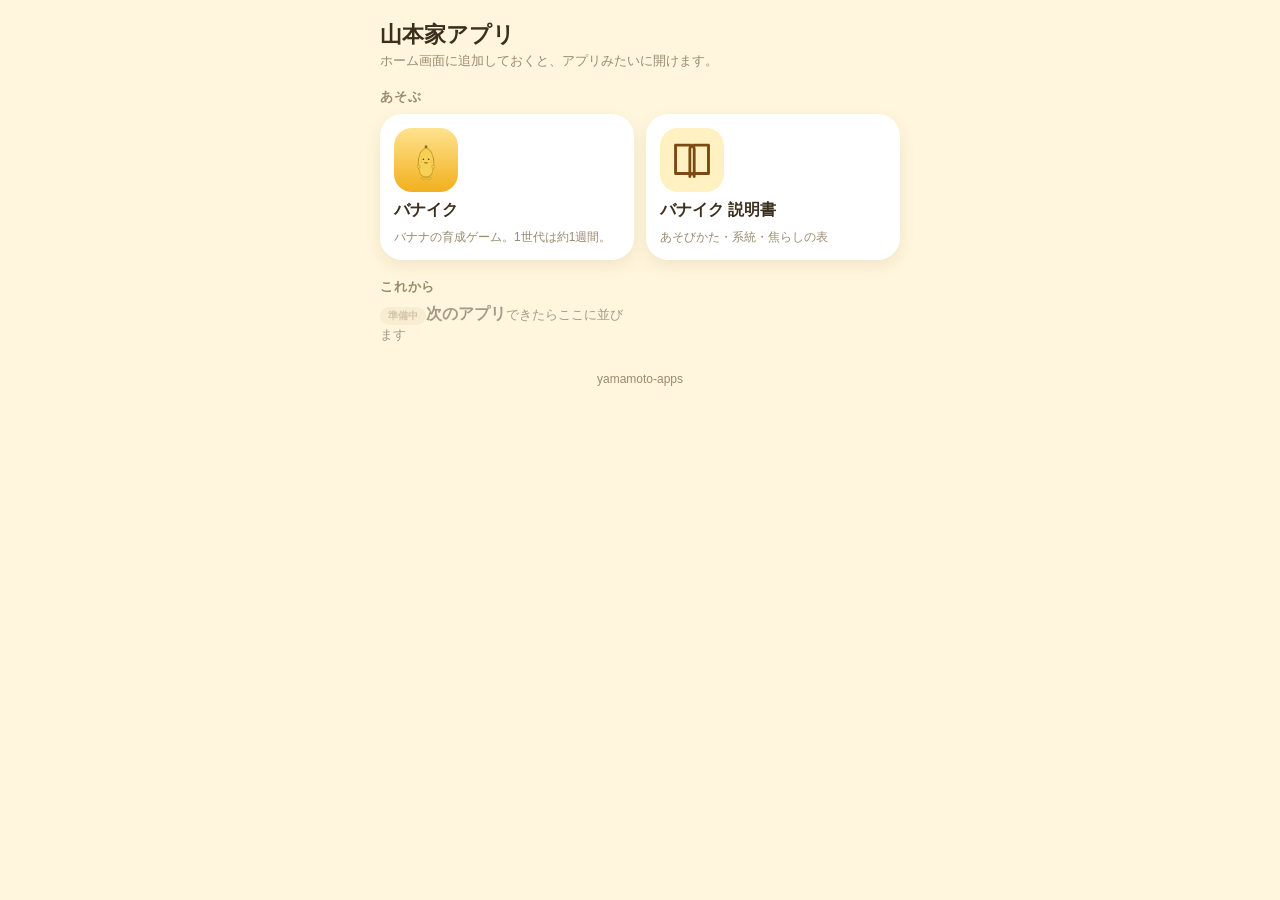
<file: index.html>
<!doctype html>
<html lang="ja">
<head>
<meta charset="utf-8">
<meta name="viewport" content="width=device-width, initial-scale=1, viewport-fit=cover">
<meta name="apple-mobile-web-app-capable" content="yes">
<meta name="apple-mobile-web-app-title" content="山本家アプリ">
<meta name="theme-color" content="#FFF6DD">
<title>山本家アプリ</title>
<link rel="manifest" href="manifest.webmanifest">
<link rel="apple-touch-icon" href="icons/portal-180.png">
<link rel="icon" href="icons/portal-180.png">
<style>
  :root { --bg: #FFF6DD; --card: #fff; --ink: #3B2F1E; --dim: #9A8B6E; --line: #F0E4C2; --accent: #FFC51F; --shadow: 0 6px 16px rgba(120, 90, 20, .10); }
  @media (prefers-color-scheme: dark) { :root { --bg: #221C12; --card: #2F2819; --ink: #F6EDD8; --dim: #AA9D82; --line: #43392A; --shadow: 0 6px 16px rgba(0,0,0,.25); } }
  * { box-sizing: border-box; }
  body { margin: 0; background: var(--bg); color: var(--ink); font-family: "Hiragino Maru Gothic ProN", "Hiragino Sans", -apple-system, sans-serif; padding: calc(20px + env(safe-area-inset-top)) max(16px, env(safe-area-inset-left)) calc(24px + env(safe-area-inset-bottom)) max(16px, env(safe-area-inset-right)); }
  main { max-width: 520px; margin: 0 auto; }
  h1 { font-size: 22px; margin: 0 0 2px; }
  .lead { color: var(--dim); font-size: 13px; margin: 0 0 18px; }
  h2 { font-size: 13px; color: var(--dim); margin: 18px 0 8px; letter-spacing: .06em; }
  .grid { display: grid; grid-template-columns: repeat(2, 1fr); gap: 12px; }
  a.tile { display: flex; flex-direction: column; gap: 8px; background: var(--card); border-radius: 22px; padding: 14px; box-shadow: var(--shadow); text-decoration: none; color: var(--ink); transition: transform .1s; }
  a.tile:active { transform: scale(.97); }
  a.tile img { width: 64px; height: 64px; border-radius: 18px; }
  a.tile b { font-size: 16px; }
  a.tile small { color: var(--dim); font-size: 12px; line-height: 1.4; }
  .soon { opacity: .45; }
  .soon .badge { display: inline-block; font-size: 10px; font-weight: 800; background: var(--line); border-radius: 999px; padding: 2px 8px; color: var(--dim); }
  footer { margin-top: 28px; color: var(--dim); font-size: 12px; text-align: center; }
</style>
</head>
<body>
<main>
  <h1>山本家アプリ</h1>
  <p class="lead">ホーム画面に追加しておくと、アプリみたいに開けます。</p>

  <h2>あそぶ</h2>
  <div class="grid">
    <a class="tile" href="banaiku/"><img src="icons/banaiku-180.png" alt=""><b>バナイク</b><small>バナナの育成ゲーム。1世代は約1週間。</small></a>
    <a class="tile" href="banaiku/manual.html"><img src="icons/book-180.png" alt=""><b>バナイク 説明書</b><small>あそびかた・系統・焦らしの表</small></a>
  </div>

  <h2>これから</h2>
  <div class="grid">
    <div class="tile soon"><span class="badge">準備中</span><b>次のアプリ</b><small>できたらここに並びます</small></div>
  </div>

  <footer>yamamoto-apps</footer>
</main>
<script>if ("serviceWorker" in navigator && location.protocol === "https:") navigator.serviceWorker.register("sw.js").catch(() => {});</script>
</body>
</html>
</file>
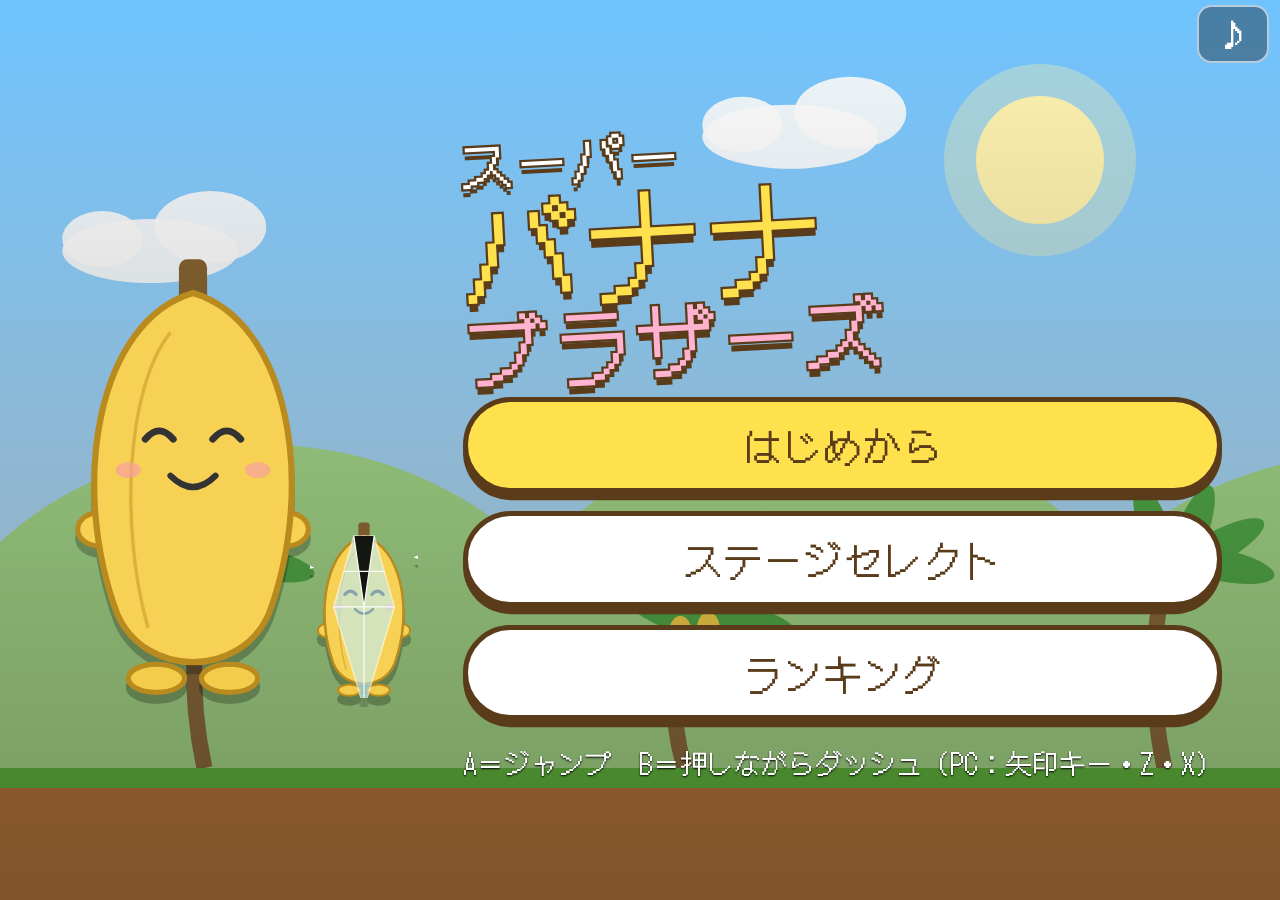
<file: banabura/index.html>
<!doctype html>
<html lang="ja">
<head>
<meta charset="utf-8">
<meta name="viewport" content="width=device-width, initial-scale=1, maximum-scale=1, user-scalable=no, viewport-fit=cover">
<meta name="apple-mobile-web-app-capable" content="yes">
<meta name="mobile-web-app-capable" content="yes">
<meta name="apple-mobile-web-app-status-bar-style" content="black-translucent">
<meta name="apple-mobile-web-app-title" content="バナブラ">
<meta name="theme-color" content="#1B1206">
<meta name="robots" content="noindex, nofollow">
<title>スーパーバナナブラザーズ</title>
<link rel="manifest" href="manifest.webmanifest">
<link rel="apple-touch-icon" href="icons/icon-180.png">
<link rel="icon" href="icons/icon-180.png">
<link rel="preconnect" href="https://fonts.googleapis.com">
<link rel="preconnect" href="https://fonts.gstatic.com" crossorigin>
<link href="https://fonts.googleapis.com/css2?family=DotGothic16&display=swap" rel="stylesheet">
<link rel="stylesheet" href="css/style.css">
</head>
<body data-scene="scrTitle">
<div id="stage">
  <canvas id="cv"></canvas>

  <div id="topbtns">
    <button id="btnSound" aria-label="音のオンオフ">♪</button>
    <button id="btnPause" aria-label="ポーズ">II</button>
  </div>

  <!-- タイトル -->
  <section id="scrTitle" class="screen">
    <div class="title-wrap">
      <div class="charas"><img id="titleChara" alt=""><img id="titleDia" class="dia" alt=""></div>
      <div>
        <h1 class="logo"><span class="s1">スーパー</span><span class="s2">バナナ</span><span class="s3">ブラザーズ</span></h1>
        <div class="menu">
          <button id="btnStart" class="btn primary">はじめから</button>
          <button id="btnSelect" class="btn">ステージセレクト</button>
          <button id="btnRanking" class="btn">ランキング</button>
        </div>
        <p id="a2hs" class="a2hs" style="display:none">共有ボタン →「ホーム画面に追加」で開くと全画面で遊べます</p>
        <p class="hint">A＝ジャンプ　B＝押しながらダッシュ<span class="pc">（PC：矢印キー・Z・X）</span></p>
      </div>
    </div>
  </section>

  <!-- ステージセレクト -->
  <section id="scrSelect" class="screen">
    <div class="panel">
      <h2>ステージセレクト</h2>
      <div id="selectList" class="stagelist"></div>
      <p class="note">ここからの記録は練習扱い（ランキングには「はじめから」の合計だけが載ります）</p>
      <div class="row"><button id="btnSelectBack" class="btn">もどる</button></div>
    </div>
  </section>

  <!-- ステージ開始 -->
  <section id="scrIntro" class="screen intro">
    <p id="introMode" class="mode"></p>
    <p id="introStage" class="big"></p>
    <p id="introName" class="name"></p>
    <p id="introInfo" class="info"></p>
    <p class="lives"><img src="icons/icon-180.png" alt=""><span id="introLives"></span></p>
    <p class="tap">タップでスタート</p>
  </section>

  <!-- 満足度 -->
  <section id="scrResult" class="screen">
    <div class="panel result">
      <p id="resStage" class="sub"></p>
      <h2>満足度</h2>
      <ul id="resItems" class="items"></ul>
      <p class="total"><span id="resTotal">0</span><small>点</small></p>
      <p id="resRank" class="rankname"></p>
      <p id="resMsg" class="msg"></p>
      <div id="resBtns" class="row"></div>
    </div>
  </section>

  <!-- 名前入力 -->
  <section id="scrName" class="screen">
    <div class="panel">
      <h2>全ステージクリア！おつかれさま</h2>
      <ul id="nameScores" class="items"></ul>
      <p class="total">合計 <span id="nameTotal">0</span><small>点</small></p>
      <label class="namebox">名前<input id="nameInput" maxlength="8" placeholder="なまえ" autocomplete="off" enterkeyhint="done"></label>
      <div class="row"><button id="btnNameOk" class="btn primary">記録する</button></div>
    </div>
  </section>

  <!-- ランキング -->
  <section id="scrRanking" class="screen">
    <div class="panel wide">
      <h2>ランキング <span id="rankNew" class="newrec">NEW RECORD!</span></h2>
      <div id="rankMine" class="minebox"></div>
      <div id="rankTable"></div>
      <div class="row">
        <button id="btnRankAgain" class="btn primary">もう一度あそぶ</button>
        <button id="btnRankTitle" class="btn">タイトルへ</button>
        <button id="btnRankClear" class="btn small danger">記録を消す</button>
      </div>
    </div>
  </section>

  <!-- ゲームオーバー -->
  <section id="scrOver" class="screen">
    <div class="panel">
      <h2 class="over">GAME OVER</h2>
      <p class="msg">バナナがしおれてしまった…</p>
      <div class="row">
        <button id="btnOverRetry" class="btn primary">この面からやり直す</button>
        <button id="btnOverTitle" class="btn">タイトルへ</button>
      </div>
    </div>
  </section>

  <!-- ポーズ -->
  <section id="scrPause" class="screen">
    <div class="panel">
      <h2>ポーズ</h2>
      <div class="menu">
        <button id="btnResume" class="btn primary">つづける</button>
        <button id="btnRestart" class="btn">この面を最初から</button>
        <button id="btnPauseTitle" class="btn">タイトルへ</button>
      </div>
    </div>
  </section>
</div>

<!-- 画面内の操作ボタン -->
<div id="controls">
  <div id="pad"><span class="l">◀</span><span class="r">▶</span></div>
  <div id="ab"><div id="btnB" class="pbtn">B</div><div id="btnA" class="pbtn">A</div></div>
</div>

<div id="safe" aria-hidden="true"></div>
<div id="rotate"><div><div class="phone"></div><p>スマホを横向きにしてね</p></div></div>

<script src="js/config.js"></script>
<script src="js/chara.js"></script>
<script src="js/audio.js"></script>
<script src="js/input.js"></script>
<script src="js/stages.js"></script>
<script src="js/game.js"></script>
<script src="js/render.js"></script>
<script src="js/ui.js"></script>
<script src="js/main.js"></script>
</body>
</html>
</file>
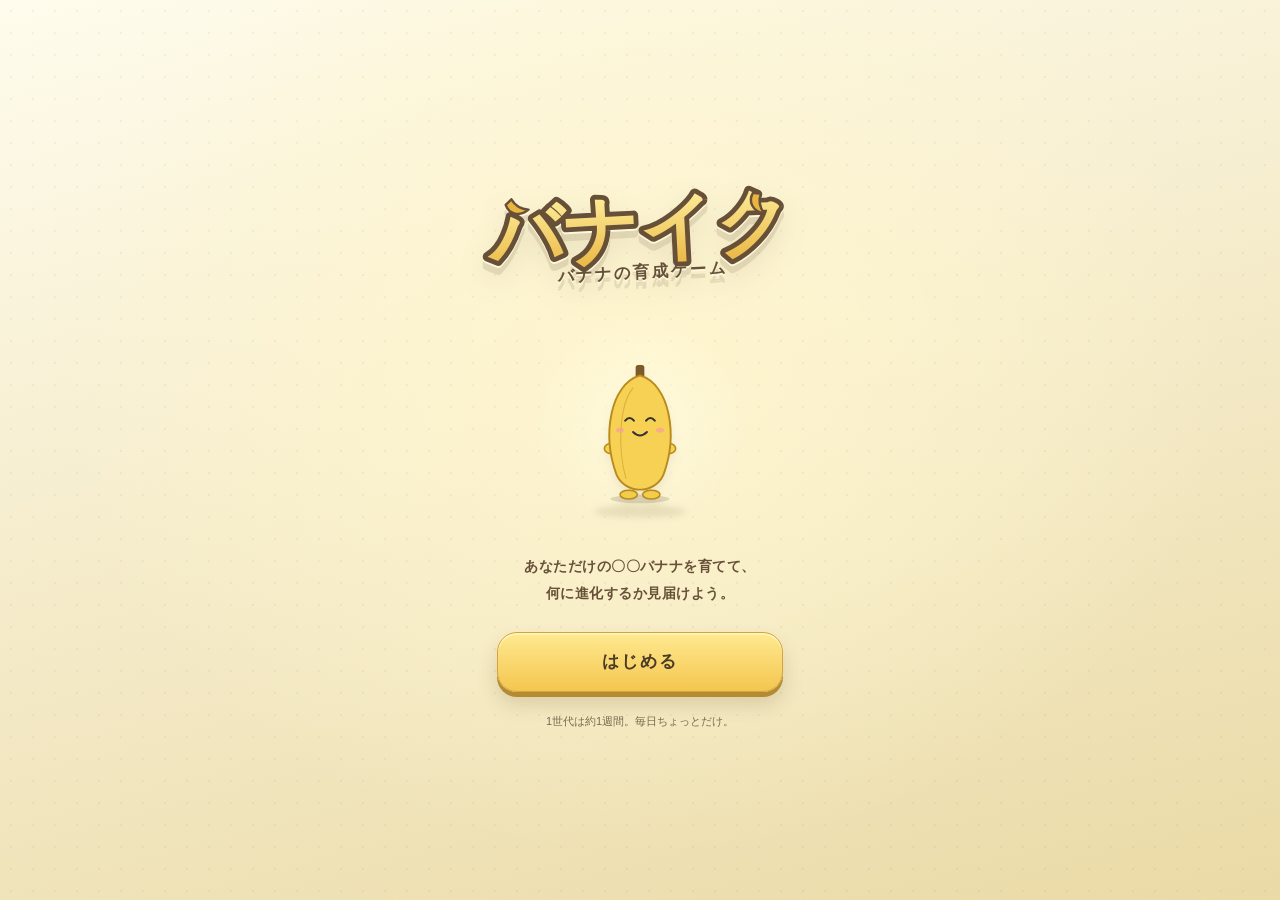
<file: banaiku/index.html>
<!doctype html>
<html lang="ja">
<head>
  <meta charset="utf-8">
  <meta name="viewport" content="width=device-width, initial-scale=1, viewport-fit=cover, user-scalable=no">
  <meta name="apple-mobile-web-app-capable" content="yes">
  <meta name="mobile-web-app-capable" content="yes">
  <meta name="apple-mobile-web-app-status-bar-style" content="default">
  <meta name="apple-mobile-web-app-title" content="バナイク">
  <meta name="theme-color" content="#FFF7D6">
  <title>バナイク</title>
  <link rel="manifest" href="manifest.webmanifest">
  <link rel="apple-touch-icon" href="icons/icon-180.png">
  <link rel="icon" href="data:image/svg+xml,%3Csvg xmlns='http://www.w3.org/2000/svg' viewBox='0 0 100 100'%3E%3Ctext y='.9em' font-size='90'%3E🍌%3C/text%3E%3C/svg%3E">
  <link rel="stylesheet" href="css/style.css">
</head>
<body>
  <div id="app"></div>
  <script src="js/data.js"></script>
  <script src="js/state.js"></script>
  <script src="js/game.js"></script>
  <script src="js/render.js"></script>
  <script src="js/testdata.js"></script>
  <script src="js/main.js"></script>
  <script>if ("serviceWorker" in navigator && location.protocol === "https:") navigator.serviceWorker.register("sw.js").catch(() => {});</script>
</body>
</html>
</file>
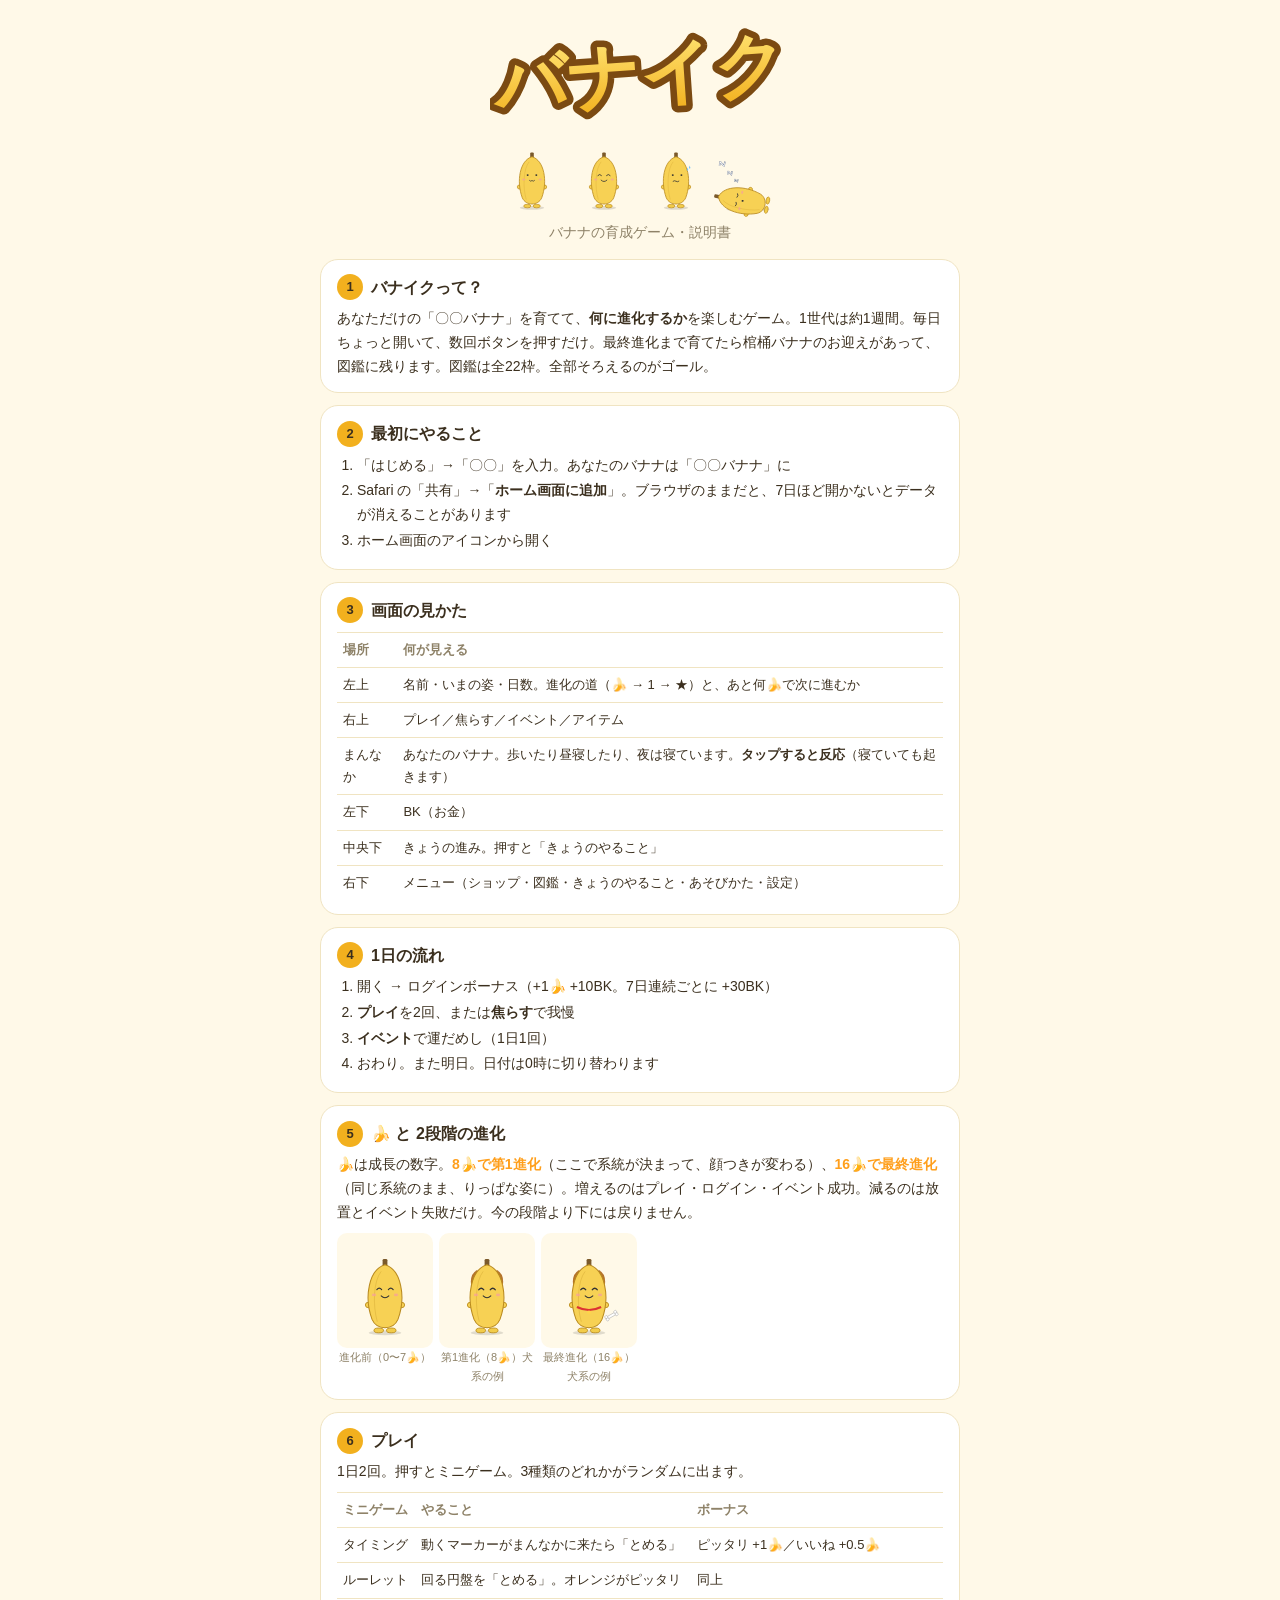
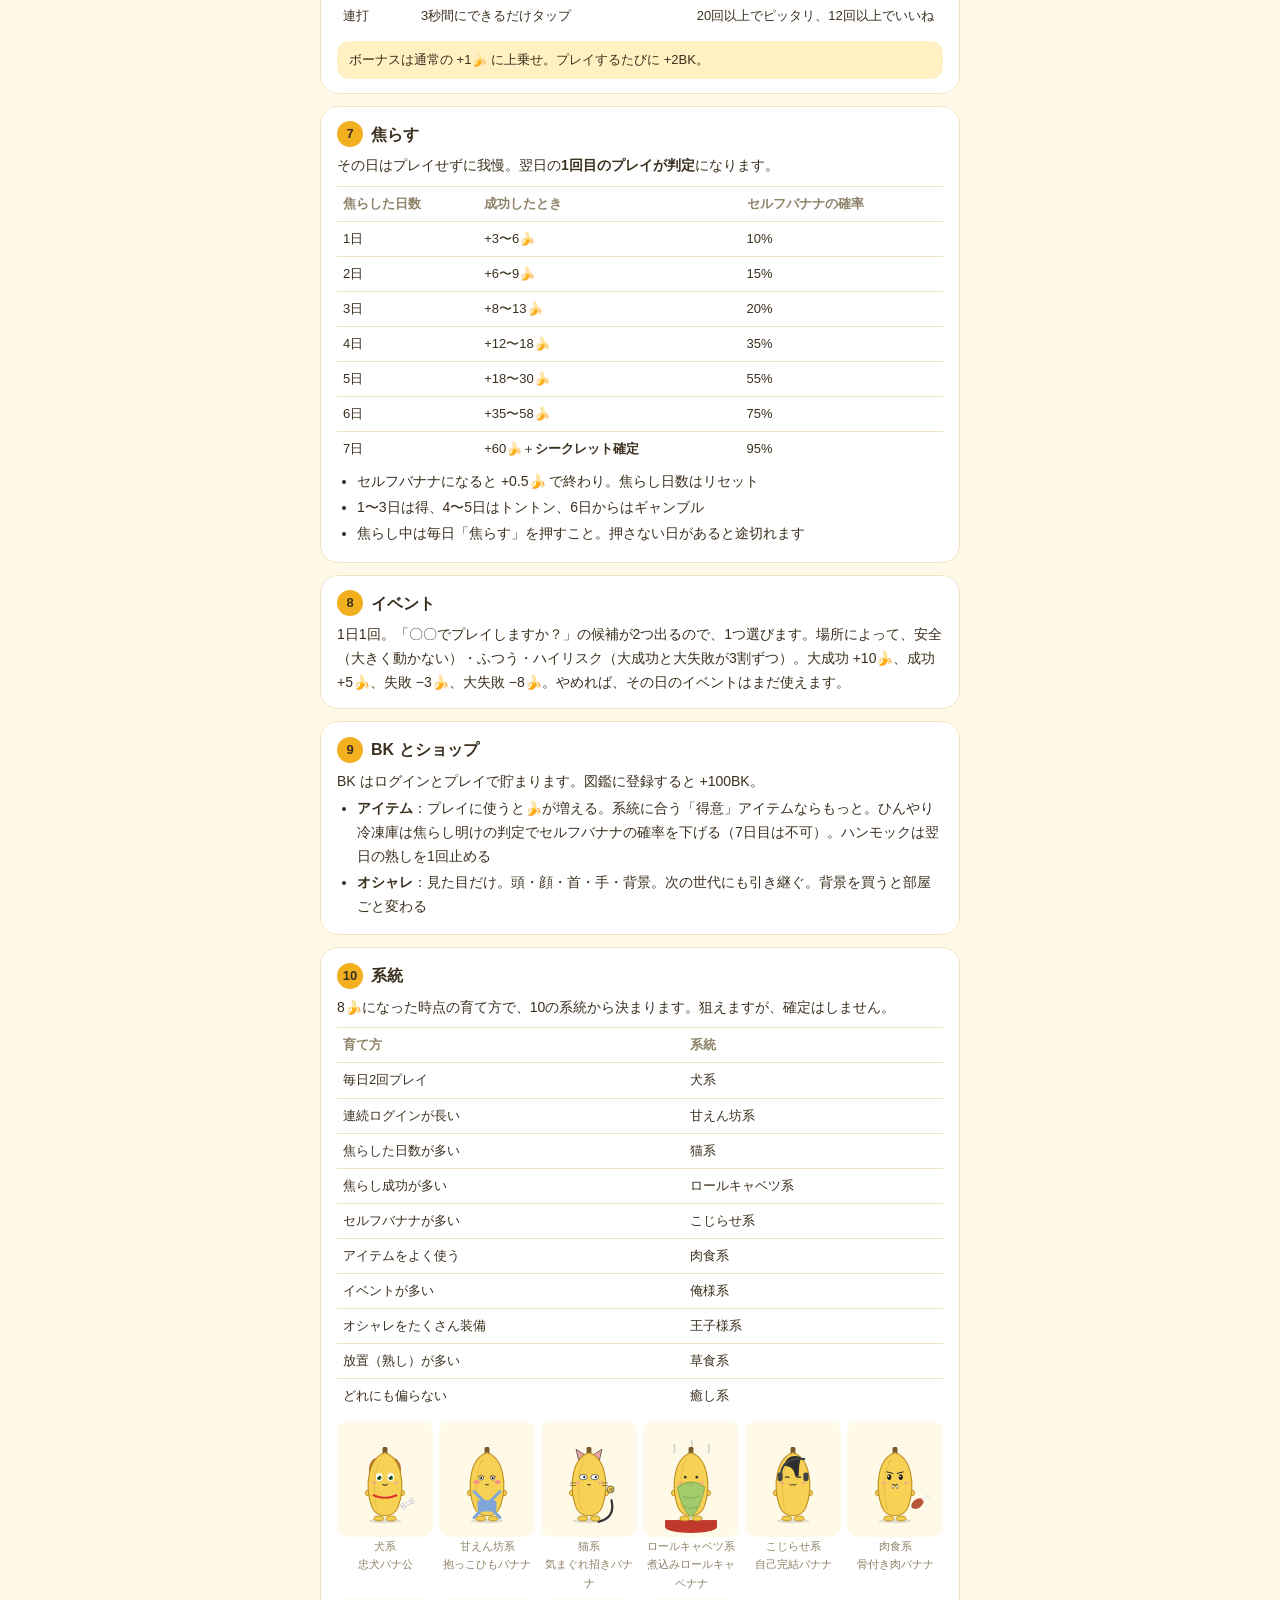
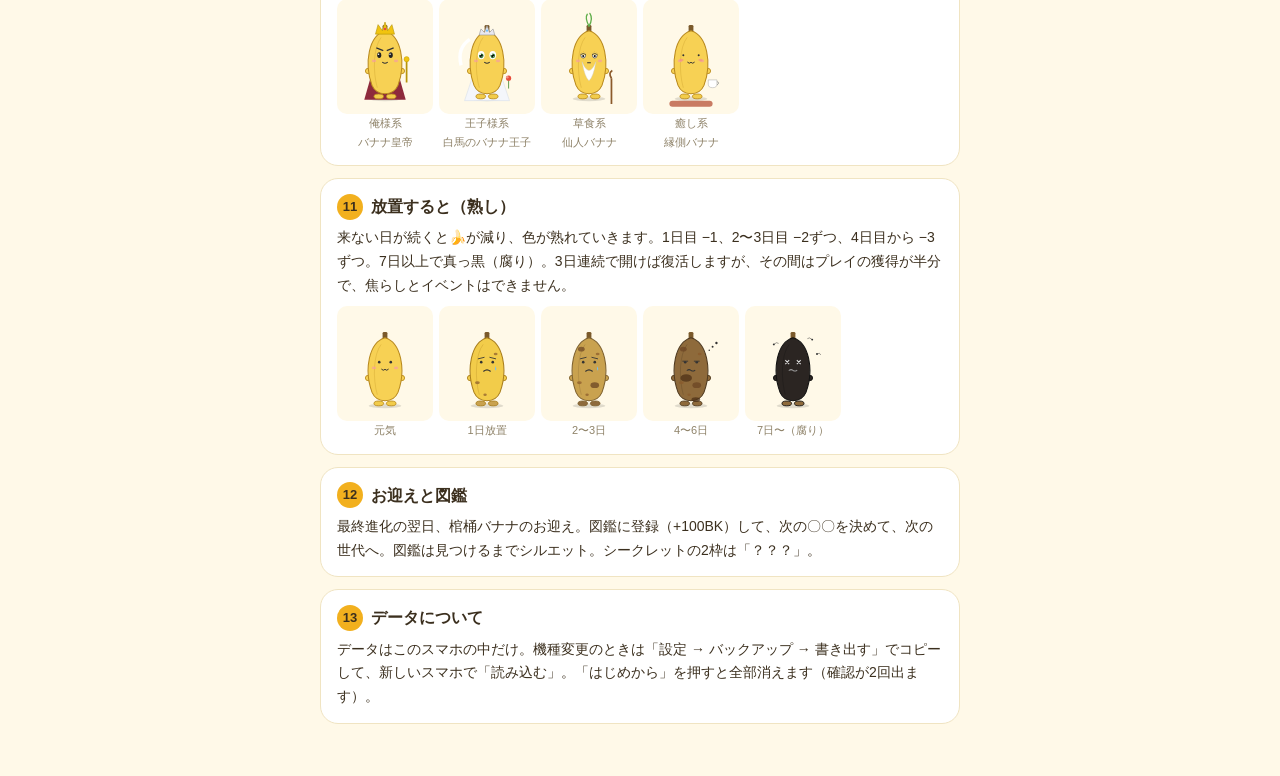
<file: banaiku/manual.html>
<!doctype html><html lang="ja"><head><meta charset="utf-8"><meta name="viewport" content="width=device-width, initial-scale=1"><title>バナイク 説明書</title>
<meta name="claude:viewport-fit-sides" content="cover">
<style>
/* 説明書：遊ぶ人が読む。やわらかい黄色の紙に、丸い見出し */
:root { --bg: #FFF9E8; --fg: #3B2F1E; --dim: #8E8268; --card: #FFFFFF; --line: #F0E4C2; --accent: #F2B01E; --accent2: #FF9F1C; }
@media (prefers-color-scheme: dark) { :root:not([data-theme="light"]) { --bg: #221C12; --fg: #F6EDD8; --dim: #AA9D82; --card: #2F2819; --line: #43392A; color-scheme: dark; } }
:root[data-theme="dark"] { --bg: #221C12; --fg: #F6EDD8; --dim: #AA9D82; --card: #2F2819; --line: #43392A; color-scheme: dark; }
body { background: var(--bg); color: var(--fg); font-family: "Hiragino Maru Gothic ProN", "Hiragino Sans", -apple-system, sans-serif; margin: 0; padding-block: 18px 40px; padding-left: max(16px, env(safe-area-inset-left, 0px)); padding-right: max(16px, env(safe-area-inset-right, 0px)); line-height: 1.7; }
main { max-width: 640px; margin: 0 auto; }
.hero { text-align: center; margin-bottom: 14px; }
.hero svg.logo { width: min(80vw, 300px); height: auto; }
.hero .chars { display: flex; justify-content: center; gap: 0; margin: -6px 0 2px; }
.hero .chars svg { width: 72px; height: auto; }
.hero p { color: var(--dim); font-size: 14px; margin: 0; }
section { background: var(--card); border-radius: 18px; padding: 14px 16px; margin-bottom: 12px; border: 1px solid var(--line); }
h2 { font-size: 16px; margin: 0 0 6px; display: flex; align-items: center; gap: 8px; }
h2 .n { width: 26px; height: 26px; border-radius: 50%; background: var(--accent); color: #3B2F1E; font-size: 13px; font-weight: 900; display: grid; place-items: center; flex-shrink: 0; }
p, li { font-size: 14px; margin: 0; }
ol, ul { margin: 4px 0 0; padding-left: 20px; }
li { margin: 2px 0; }
table { width: 100%; border-collapse: collapse; font-size: 13px; margin-top: 8px; }
th, td { text-align: left; padding: 6px 6px; border-top: 1px solid var(--line); vertical-align: top; }
th { color: var(--dim); font-weight: 700; }
.row { display: grid; grid-template-columns: repeat(auto-fill, minmax(84px, 1fr)); gap: 6px; margin-top: 8px; }
.cell { text-align: center; font-size: 11px; color: var(--dim); }
.cell svg { width: 100%; height: auto; display: block; background: var(--bg); border-radius: 10px; }
.tip { background: #FFF1C2; color: #3B2F1E; border-radius: 12px; padding: 8px 12px; font-size: 13px; margin-top: 8px; }
b.k { color: var(--accent2); }
</style>
<script>
// バナナ育成ゲーム：マスターデータ（設計図 v0.1 準拠）
// 数値バランスを変えるときはここだけを直す。
const DATA = {
  GAME_NAME: 'バナイク',
  GAME_SUB: 'バナナの育成ゲーム',
  // 進化のしきい値：8で第1進化、16で最終進化
  THRESH: [8, 16],

  // 系統（10＋シークレット）
  LINEAGES: [
    { id: 'inu',         name: '犬系',           hint: '毎日たくさんプレイ',       s1: 'ワンナナ',         s2: '忠犬バナ公',             fav: 'hachimitsu' },
    { id: 'amaenbo',     name: '甘えん坊系',     hint: '連続ログインが長い',       s1: 'あまえナナ',       s2: '抱っこひもバナナ',       fav: 'whip' },
    { id: 'neko',        name: '猫系',           hint: '焦らした日数が多い',       s1: 'ニャナナ',         s2: '気まぐれ招きバナナ',     fav: 'freezer' },
    { id: 'rollcabbage', name: 'ロールキャベツ系', hint: '焦らし成功が多い',       s1: 'キャベ巻きバナナ', s2: '煮込みロールキャベナナ', fav: 'kinako' },
    { id: 'kojirase',    name: 'こじらせ系',     hint: 'セルフバナナが多い',       s1: 'こじらせナナ',     s2: '自己完結バナナ',         fav: 'hammock' },
    { id: 'nikushoku',   name: '肉食系',         hint: 'アイテム使用が多い',       s1: 'ガツガツバナナ',   s2: '骨付き肉バナナ',         fav: 'choco' },
    { id: 'oresama',     name: '俺様系',         hint: 'イベントプレイが多い',     s1: 'オレサマナナ',     s2: 'バナナ皇帝',             fav: 'kinpaku' },
    { id: 'ouji',        name: '王子様系',       hint: 'オシャレ装備が多い',       s1: 'プリンスナナ',     s2: '白馬のバナナ王子',       fav: 'kinpaku' },
    { id: 'soushoku',    name: '草食系',         hint: '熟し（放置）経験が多い',   s1: '草バナナ',         s2: '仙人バナナ',             fav: 'hammock' },
    { id: 'iyashi',      name: '癒し系',         hint: 'どれにも偏らない',         s1: 'ほっこりバナナ',   s2: '縁側バナナ',             fav: 'hachimitsu' },
    { id: 'secret',      name: 'シークレット',   hint: '7日焦らし成功のみ',        s1: 'ダイヤモンドバナナ', s2: 'ブリリアントカットバナナ', fav: 'kinpaku', secret: true },
  ],

  // アイテム（7種）。base＝通常効果、fav＝得意系統のとき
  ITEMS: [
    { id: 'hachimitsu', name: 'ハチミツ',       price: 10, base: 1, fav: 3, desc: '+1バナナ（得意：+3）' },
    { id: 'whip',       name: 'ホイップ',       price: 15, base: 2, fav: 4, desc: '+2バナナ（得意：+4）' },
    { id: 'kinako',     name: 'きなこ',         price: 15, base: 2, fav: 4, desc: '+2バナナ（得意：+4）' },
    { id: 'choco',      name: 'チョコがけ',     price: 20, base: 3, fav: 5, desc: '+3バナナ（得意：+5）' },
    { id: 'freezer',    name: 'ひんやり冷凍庫', price: 20, base: 0, fav: 0, selfCut: 0.20, selfCutFav: 0.35,
      desc: '焦らし明けの1回目に使うとセルフバナナ率−20%（得意：−35%）。7日目は使えない' },
    { id: 'hammock',    name: 'ハンモック',     price: 25, base: 2, fav: 4, stops: 1, stopsFav: 2,
      desc: '+2バナナ、翌日の熟しを1回止める（得意：+4、2回止める）' },
    { id: 'kinpaku',    name: '金箔',           price: 40, base: 5, fav: 8, desc: '+5バナナ（得意：+8）' },
  ],

  // オシャレ（見た目だけ。次の世代に引き継ぐ）
  FASHION_SLOTS: [
    { id: 'head', name: '頭' }, { id: 'face', name: '顔' }, { id: 'neck', name: '首' }, { id: 'hand', name: '手' }, { id: 'bg', name: '背景' },
  ],
  FASHION: [
    { id: 'strawhat',  slot: 'head', name: '麦わら帽子',   price: 20 },
    { id: 'crown',     slot: 'head', name: '王冠',         price: 60 },
    { id: 'hachimaki', slot: 'head', name: 'ハチマキ',     price: 30 },
    { id: 'sunglass',  slot: 'face', name: 'サングラス',   price: 30 },
    { id: 'mustache',  slot: 'face', name: 'ちょびひげ',   price: 20 },
    { id: 'glasses',   slot: 'face', name: '丸メガネ',     price: 40 },
    { id: 'bowtie',    slot: 'neck', name: '蝶ネクタイ',   price: 20 },
    { id: 'chain',     slot: 'neck', name: '金のチェーン', price: 50 },
    { id: 'bib',       slot: 'neck', name: 'よだれかけ',   price: 30 },
    { id: 'bouquet',   slot: 'hand', name: '花束',         price: 30 },
    { id: 'dumbbell',  slot: 'hand', name: 'ダンベル',     price: 40 },
    { id: 'uchiwa',    slot: 'hand', name: 'うちわ',       price: 20 },
    { id: 'engawa',    slot: 'bg',   name: '縁側',         price: 50 },
    { id: 'night',     slot: 'bg',   name: '夜景',         price: 80 },
    { id: 'beach',     slot: 'bg',   name: '南国ビーチ',   price: 60 },
    { id: 'outdoor',   slot: 'bg',   name: 'おさんぽ道',   price: 60 },
  ],

  // 焦らし判定：日数 → [成功時の最小, 最大, セルフバナナ率]
  TEASE: {
    1: [3, 6, 0.10],
    2: [6, 9, 0.15],
    3: [8, 13, 0.20],
    4: [12, 18, 0.35],
    5: [18, 30, 0.55],
    6: [35, 58, 0.75],
    7: [60, 60, 0.95],   // 成功5%＝シークレット確定
  },
  TEASE_MAX: 7,
  SELF_GAIN: 0.5,

  // イベントプレイ：結果4種。確率は場所のリスクで変わる（期待値はどれも +1.0）
  EVENT: [
    { name: '大成功', d: +10 },
    { name: '成功',   d: +5 },
    { name: '失敗',   d: -3 },
    { name: '大失敗', d: -8 },
  ],
  RISK: {
    safe:   { label: '安全',       p: [0.05, 0.45, 0.45, 0.05] },
    normal: { label: 'ふつう',     p: [0.15, 0.35, 0.35, 0.15] },
    high:   { label: 'ハイリスク', p: [0.30, 0.20, 0.20, 0.30] },
  },
  // 「〇〇でプレイしますか？」の候補。毎日2つがランダムに出る
  EVENTS: [
    { id: 'car',     icon: '🚗', place: '車の中',           risk: 'normal', desc: '駐車場で、ちょっとだけ' },
    { id: 'bath',    icon: '🛁', place: 'お風呂',           risk: 'normal', desc: 'すべるので注意' },
    { id: 'park',    icon: '🌳', place: '公園のベンチ',     risk: 'safe',   desc: '天気がいい。のんびり' },
    { id: 'train',   icon: '🚃', place: '満員電車',         risk: 'high',   desc: '見られたら終わり' },
    { id: 'cinema',  icon: '🎬', place: '映画館の暗闇',     risk: 'high',   desc: 'クライマックスで' },
    { id: 'parents', icon: '🏠', place: '実家の居間',       risk: 'safe',   desc: 'みかんを食べながら' },
    { id: 'camp',    icon: '🔥', place: '焚き火の前',       risk: 'normal', desc: '星がきれい' },
    { id: 'wheel',   icon: '🎡', place: '観覧車のてっぺん', risk: 'high',   desc: '一周12分。勝負は一瞬' },
    { id: 'library', icon: '📚', place: '図書館の片すみ',   risk: 'high',   desc: 'しずかに……' },
    { id: 'cafe',    icon: '☕', place: 'カフェのテラス',   risk: 'safe',   desc: 'ラテを片手に' },
    { id: 'conv',    icon: '🏪', place: '深夜のコンビニ前', risk: 'normal', desc: '肉まんのにおい' },
    { id: 'sea',     icon: '🌊', place: '夕方の海辺',       risk: 'normal', desc: '波の音を聞きながら' },
  ],

  // プレイのミニゲーム（3種からランダム）とボーナス
  PLAY_GAMES: ['timing', 'roulette', 'tap'],
  PLAY_BONUS: { perfect: 1, good: 0.5, miss: 0 },
  TAP_GAME: { seconds: 3, perfect: 20, good: 12 },

  // 報酬
  LOGIN_BANANA: 1,
  LOGIN_BK: 10,
  STREAK_BONUS_BK: 30,   // 7日連続ごと
  PLAY_BK: 2,
  DEX_BK: 100,
  SECRET_BK: 100,
  PLAYS_PER_DAY: 2,

  // 熟し（放置）：未ログイン日数 → 見た目レベル（0黄 1シュガースポット 2茶まだら 3ほぼ茶 4真っ黒＝腐り）
  ROT_DAYS: 7,
  ROT_RECOVER_LOGINS: 3,
  CURRENCY: 'BK',

  // キャラの目の種類（E1〜E8。一覧は 02_キャラデザ のキャラデザ案E）
  FACE_STYLE: 'E1',   // ノーマル（系統が決まる前）
  // 系統ごとの目（第1進化で系統が決まった瞬間に顔が変わる）
  LIN_FACE: { inu: 'E3', amaenbo: 'E6', neko: 'E8', rollcabbage: 'E1', kojirase: 'E5', nikushoku: 'E4', oresama: 'E4', ouji: 'E3', soushoku: 'E6', iyashi: 'E7', secret: 'E2' },
};

DATA.LIN = Object.fromEntries(DATA.LINEAGES.map(l => [l.id, l]));
DATA.ITEM = Object.fromEntries(DATA.ITEMS.map(i => [i.id, i]));
DATA.FASH = Object.fromEntries(DATA.FASHION.map(f => [f.id, f]));
DATA.EV = Object.fromEntries(DATA.EVENTS.map(e => [e.id, e]));

// キャラ描画（v0.4：E「ちび」ベース。体は小さく、顔は低い位置。目は8種から選べる）
// 座標は 200×240 の箱。目の中心 (88,117)(112,117)、口 (100,133)。
// 系統の小物とオシャレは旧座標（目が y=92）で描いてあるので、translate(10 30) scale(0.9) で載せる。
const Chara = (() => {
  const BODY = ['#F7D154', '#F2CC4A', '#C9A24F', '#8E6A3B', '#2B2522'];
  const EDGE = ['#B98A1E', '#A97E1C', '#7F6230', '#4F3A20', '#111'];
  const INK = '#333';
  const L = 88, R = 112, EY = 117;

  function spots(ripe) {
    if (ripe === 0 || ripe === 4) return '';
    const s1 = '<ellipse cx="80" cy="160" rx="5" ry="3" fill="#8B5A2B" opacity=".7"/><ellipse cx="118" cy="100" rx="4" ry="2.5" fill="#8B5A2B" opacity=".7"/><ellipse cx="96" cy="185" rx="3.5" ry="2.5" fill="#8B5A2B" opacity=".7"/>';
    const s2 = s1 + '<ellipse cx="112" cy="165" rx="9" ry="6" fill="#6B4423" opacity=".75"/><ellipse cx="84" cy="90" rx="7" ry="5" fill="#6B4423" opacity=".7"/>';
    const s3 = s2 + '<ellipse cx="90" cy="150" rx="12" ry="8" fill="#4A2E14" opacity=".7"/><ellipse cx="110" cy="195" rx="9" ry="5" fill="#4A2E14" opacity=".7"/>';
    return [null, s1, s2, s3][ripe];
  }

  // ---- 目の8種（開いているとき）。dx は視線のずれ ----
  const EYES = {
    // E1 点目（ちび）
    E1: (ex, dx) => ex === 'genki' ? happy() : `<circle cx="${L + dx}" cy="${EY}" r="2.7" fill="${INK}"/><circle cx="${R + dx}" cy="${EY}" r="2.7" fill="${INK}"/>`,
    // E2 リアル目（Aの目を小さく）
    E2: (ex, dx) => [L, R].map(x => `<ellipse cx="${x}" cy="${EY}" rx="5" ry="6.5" fill="#fff" stroke="${INK}" stroke-width="1.3"/><circle cx="${x + dx}" cy="${EY + 1}" r="3" fill="#5A3B1A"/><circle cx="${x + dx}" cy="${EY + 1}" r="1.5" fill="#111"/><circle cx="${x + dx - 1.3}" cy="${EY - 1}" r="1" fill="#fff"/>`).join('') + (ex === 'genki' ? lowerLids() : ''),
    // E3 つやつや大目（Bの目）
    E3: (ex, dx) => ex === 'genki' ? happy(3) : [L, R].map(x => `<ellipse cx="${x}" cy="${EY}" rx="7" ry="8.5" fill="#fff"/><circle cx="${x + dx}" cy="${EY + 1.5}" r="4.8" fill="#2E7D32"/><circle cx="${x + dx}" cy="${EY + 1.5}" r="2.8" fill="#111"/><circle cx="${x + dx - 2.5}" cy="${EY - 2}" r="2" fill="#fff"/><circle cx="${x + dx + 1.5}" cy="${EY + 3.5}" r="1" fill="#fff"/>`).join(''),
    // E4 黒い楕円（Dの目）
    E4: (ex, dx) => ex === 'genki' ? happy(3) : [L, R].map(x => `<ellipse cx="${x + dx}" cy="${EY}" rx="4.2" ry="5.8" fill="#222"/><circle cx="${x + dx - 1.5}" cy="${EY - 2}" r="1.6" fill="#fff"/>`).join(''),
    // E5 線目（Cの脱力感）
    E5: (ex, dx) => ex === 'genki' ? happy() : `<path d="M${L - 4 + dx} ${EY} h8 M${R - 4 + dx} ${EY} h8" stroke="${INK}" stroke-width="2.4" stroke-linecap="round"/>`,
    // E6 たれ目（半目）
    E6: (ex, dx) => ex === 'genki' ? happy() : [L, R].map(x => `<ellipse cx="${x}" cy="${EY}" rx="5" ry="6" fill="#fff" stroke="${INK}" stroke-width="1.3"/><circle cx="${x + dx}" cy="${EY + 2}" r="2.2" fill="#111"/><path d="M${x - 5.5} ${EY - 1} a5.5 6 0 0 1 11 0z" fill="__BODY__"/><path d="M${x - 5.5} ${EY - 1} q5.5 -5 11 0" fill="none" stroke="${INK}" stroke-width="1.6"/>`).join(''),
    // E7 離れた点目（ちいかわ最小）
    E7: (ex, dx) => ex === 'genki' ? `<path d="M${L - 8} ${EY + 1} q4 -5 8 0 M${R} ${EY + 1} q4 -5 8 0" fill="none" stroke="${INK}" stroke-width="2.2" stroke-linecap="round"/>` : `<circle cx="${L - 4 + dx}" cy="${EY}" r="2.1" fill="${INK}"/><circle cx="${R + 4 + dx}" cy="${EY}" r="2.1" fill="${INK}"/>`,
    // E8 キョロ目（白目が大きく黒目が小さい・シュール）
    E8: (ex, dx) => [L, R].map(x => `<ellipse cx="${x}" cy="${EY}" rx="8" ry="5.5" fill="#fff" stroke="${INK}" stroke-width="1.4"/><circle cx="${x + dx + 2}" cy="${EY}" r="2.2" fill="#111"/>`).join('') + (ex === 'genki' ? lowerLids() : ''),
  };
  function happy(w) { return `<path d="M${L - 5} ${EY + 1} q5 -6 10 0 M${R - 5} ${EY + 1} q5 -6 10 0" fill="none" stroke="${INK}" stroke-width="${w || 2.4}" stroke-linecap="round"/>`; }
  function lowerLids() { return `<path d="M${L - 5} ${EY + 4} q5 3 10 0 M${R - 5} ${EY + 4} q5 3 10 0" fill="none" stroke="${INK}" stroke-width="1.4"/>`; }
  const closed = () => `<path d="M${L - 5} ${EY} q5 4 10 0 M${R - 5} ${EY} q5 4 10 0" fill="none" stroke="${INK}" stroke-width="2.2" stroke-linecap="round"/>`;
  const xeyes = () => `<path d="M${L - 4} ${EY - 4} l8 8 M${L + 4} ${EY - 4} l-8 8 M${R - 4} ${EY - 4} l8 8 M${R + 4} ${EY - 4} l-8 8" stroke="#ddd" stroke-width="2.2"/>`;

  function mouth(style, ex) {
    if (ex === 'sleep') return `<ellipse cx="100" cy="134" rx="2.4" ry="3" fill="${INK}"/>`;
    if (ex === 'genki') return `<path d="M92 131 q8 8 16 0" fill="none" stroke="${INK}" stroke-width="2.2" stroke-linecap="round"/>`;
    if (ex === 'shonbori') return `<path d="M93 136 q7 -6 14 0" fill="none" stroke="${INK}" stroke-width="2.2" stroke-linecap="round"/>`;
    if (ex === 'sowasowa' || ex === 'guttari') return `<path d="M92 134 q4 -3 8 0 q4 3 8 0" fill="none" stroke="${INK}" stroke-width="2.2" stroke-linecap="round"/>`;
    if (ex === 'kusari') return `<path d="M92 134 q4 -3 8 0 q4 3 8 0" fill="none" stroke="#999" stroke-width="2.2" stroke-linecap="round"/>`;
    switch (style) {
      case 'E5': case 'E7': case 'E1': return `<path d="M93 132 q3.5 4 7 0 q3.5 4 7 0" fill="none" stroke="${INK}" stroke-width="2" stroke-linecap="round"/>`; // ω
      case 'E3': case 'E4': return `<path d="M95 132 q5 4 10 0" fill="none" stroke="${INK}" stroke-width="2.2" stroke-linecap="round"/>`;
      default: return `<path d="M97 133 h6" stroke="${INK}" stroke-width="2.2" stroke-linecap="round"/>`;
    }
  }

  function face(style, ex, tease, bodyColor) {
    const dx = ex === 'sowasowa' ? (tease % 2 ? 3 : -3) : 0;
    let eyes;
    if (ex === 'sleep') eyes = closed();
    else if (ex === 'kusari') eyes = xeyes();
    else eyes = (EYES[style] || EYES.E1)(ex, dx).replace(/__BODY__/g, bodyColor);
    let over = '';
    if (ex === 'guttari') over = `<path d="M${L - 6} ${EY - 7} h12 v5 h-12z M${R - 6} ${EY - 7} h12 v5 h-12z" fill="${bodyColor}"/><path d="M${L - 6} ${EY - 2} h12 M${R - 6} ${EY - 2} h12" stroke="${INK}" stroke-width="1.8"/><g fill="${INK}"><circle cx="138" cy="92" r="1.6"/><circle cx="145" cy="85" r="2"/><circle cx="153" cy="77" r="2.5"/></g>`;
    if (ex === 'shonbori') over = `<path d="M${L - 6} ${EY - 7} l12 -3 M${R + 6} ${EY - 7} l-12 -3" stroke="${INK}" stroke-width="1.8" stroke-linecap="round"/><path d="M${R + 6} ${EY + 8} q2.5 7 0 10 q-2.5 -3 0 -10z" fill="#6EC1FF"/>`;
    if (ex === 'sowasowa') {
      const drops = Math.min(3, Math.ceil(tease / 2));
      for (let i = 0; i < drops; i++) over += `<path class="sweat" d="M${132 + i * 6} ${96 - i * 6} q3.5 7 0 9 q-3.5 -2 0 -9z" fill="#6EC1FF"/>`;
      if (tease >= 5) over += `<path d="M58 112 l-6 -3 M58 119 l-7 0 M58 126 l-6 3 M142 112 l6 -3 M142 119 l7 0 M142 126 l6 3" stroke="${INK}" stroke-width="1.5"/>`;
    }
    if (ex === 'kusari') over = `<g class="flies" fill="${INK}"><circle cx="60" cy="80" r="2"/><circle cx="140" cy="70" r="2"/><circle cx="150" cy="100" r="2"/></g><path d="M60 80 q6 -6 10 -2 M140 70 q-6 -6 -10 -2 M150 100 q6 -4 8 2" fill="none" stroke="${INK}" stroke-width="1"/>`;
    if (ex === 'sleep') over = `<g class="zzz" font-family="sans-serif" font-weight="900" fill="#fff" stroke="#5A6B8A" stroke-width="1"><text x="148" y="112" font-size="18">z</text><text x="164" y="92" font-size="24">z</text><text x="184" y="68" font-size="30">z</text></g>`;
    const blush = (ex === 'genki' || ex === 'normal' || ex === 'sleep') ? `<ellipse cx="77" cy="129" rx="4.5" ry="2.8" fill="#F7A0A0" opacity=".7"/><ellipse cx="123" cy="129" rx="4.5" ry="2.8" fill="#F7A0A0" opacity=".7"/>` : '';
    return `<g class="eyes${ex === 'kusari' || ex === 'sleep' ? ' noblink' : ''}">${eyes}</g>${blush}${mouth(style, ex)}${over}`;
  }

  const ACC = {
    inu: {
      1: { back: '<path d="M78 52 q-20 10 -14 40 q8 2 14 -6z" fill="#B5742B"/><path d="M122 52 q20 10 14 40 q-8 2 -14 -6z" fill="#B5742B"/>' },
      2: { back: '<path d="M78 52 q-20 10 -14 40 q8 2 14 -6z" fill="#B5742B"/><path d="M122 52 q20 10 14 40 q-8 2 -14 -6z" fill="#B5742B"/>',
           front: '<path d="M72 138 q28 14 56 0" fill="none" stroke="#D33" stroke-width="5"/><circle cx="100" cy="150" r="4" fill="#FFD54A"/><g transform="translate(152 158) rotate(-30)"><rect x="-12" y="-3" width="24" height="6" fill="#fff" stroke="#999"/><circle cx="-12" cy="-3" r="3.5" fill="#fff" stroke="#999"/><circle cx="-12" cy="3" r="3.5" fill="#fff" stroke="#999"/><circle cx="12" cy="-3" r="3.5" fill="#fff" stroke="#999"/><circle cx="12" cy="3" r="3.5" fill="#fff" stroke="#999"/></g>' },
    },
    amaenbo: {
      1: { front: '<ellipse cx="76" cy="108" rx="7" ry="4" fill="#F58A8A"/><ellipse cx="124" cy="108" rx="7" ry="4" fill="#F58A8A"/><circle cx="100" cy="128" r="5" fill="#fff" stroke="#E88" stroke-width="2"/><circle cx="100" cy="128" r="2" fill="#E88"/>' },
      2: { front: '<path d="M70 130 L130 190 M130 130 L70 190" stroke="#7FA6D9" stroke-width="7" stroke-linecap="round"/><rect x="78" y="150" width="44" height="26" rx="6" fill="#7FA6D9"/><ellipse cx="76" cy="108" rx="7" ry="4" fill="#F58A8A"/><ellipse cx="124" cy="108" rx="7" ry="4" fill="#F58A8A"/>' },
    },
    neko: {
      1: { back: '<path d="M76 58 l-6 -26 l22 14z" fill="#E9A4A4" stroke="#333" stroke-width="1.5"/><path d="M124 58 l6 -26 l-22 14z" fill="#E9A4A4" stroke="#333" stroke-width="1.5"/>',
           front: '<path d="M70 110 h-14 M70 116 h-14 M130 110 h14 M130 116 h14" stroke="#333" stroke-width="1.2"/>' },
      2: { back: '<path d="M76 58 l-6 -26 l22 14z" fill="#E9A4A4" stroke="#333" stroke-width="1.5"/><path d="M124 58 l6 -26 l-22 14z" fill="#E9A4A4" stroke="#333" stroke-width="1.5"/><path d="M122 200 q40 -10 30 -50" fill="none" stroke="#333" stroke-width="5" stroke-linecap="round"/>',
           front: '<path d="M70 110 h-14 M70 116 h-14 M130 110 h14 M130 116 h14" stroke="#333" stroke-width="1.2"/><g transform="translate(150 125)"><circle r="8" fill="#F7D154" stroke="#333" stroke-width="1.5"/><text y="4" text-anchor="middle" font-size="9" fill="#333">福</text></g>' },
    },
    rollcabbage: {
      1: { front: '<path d="M68 120 q32 -25 64 0 q-10 50 -32 70 q-22 -20 -32 -70z" fill="#9BCB6E" opacity=".9" stroke="#5F8F3E" stroke-width="1.5"/><path d="M80 140 q20 10 40 0 M85 165 q15 8 30 0" fill="none" stroke="#5F8F3E" stroke-width="1.2"/>' },
      2: { back: '<ellipse cx="100" cy="212" rx="60" ry="14" fill="#C0392B"/><rect x="40" y="196" width="120" height="16" fill="#C0392B"/><path d="M60 40 q5 -10 0 -20 M100 30 q5 -10 0 -20 M140 40 q5 -10 0 -20" fill="none" stroke="#bbb" stroke-width="3" opacity=".8"/>',
           front: '<path d="M68 120 q32 -25 64 0 q-10 50 -32 70 q-22 -20 -32 -70z" fill="#9BCB6E" opacity=".9" stroke="#5F8F3E" stroke-width="1.5"/><path d="M80 140 q20 10 40 0 M85 165 q15 8 30 0" fill="none" stroke="#5F8F3E" stroke-width="1.2"/>' },
    },
    kojirase: {
      1: { front: '<path d="M78 70 q10 -30 40 -20 q-5 20 -5 45 l-8 0 q-2 -25 -27 -25z" fill="#2E2E2E"/>' },
      2: { front: '<path d="M78 70 q10 -30 40 -20 q-5 20 -5 45 l-8 0 q-2 -25 -27 -25z" fill="#2E2E2E"/><path d="M72 95 q0 -45 56 -40" fill="none" stroke="#444" stroke-width="5"/><rect x="64" y="86" width="12" height="20" rx="5" fill="#444"/><rect x="124" y="86" width="12" height="20" rx="5" fill="#444"/>' },
    },
    nikushoku: {
      1: { front: '<path d="M92 117 l3 7 l3 -7 M102 117 l3 7 l3 -7" fill="#fff" stroke="#333" stroke-width="1"/><path d="M80 84 l16 4 M120 84 l-16 4" stroke="#333" stroke-width="2.5"/>' },
      2: { front: '<path d="M92 117 l3 7 l3 -7 M102 117 l3 7 l3 -7" fill="#fff" stroke="#333" stroke-width="1"/><path d="M80 84 l16 4 M120 84 l-16 4" stroke="#333" stroke-width="2.5"/><g transform="translate(152 158) rotate(-35)"><ellipse rx="16" ry="10" fill="#B5553C"/><rect x="14" y="-2.5" width="16" height="5" fill="#eee"/><circle cx="30" cy="-3" r="3" fill="#eee"/><circle cx="30" cy="3" r="3" fill="#eee"/></g>' },
    },
    oresama: {
      1: { back: '<path d="M72 130 l-20 70 h96 l-20 -70z" fill="#8E2A3C"/>', front: '<path d="M80 80 l16 6 M120 80 l-16 6" stroke="#333" stroke-width="3"/>' },
      2: { back: '<path d="M72 130 l-20 70 h96 l-20 -70z" fill="#8E2A3C"/>',
           front: '<path d="M80 80 l16 6 M120 80 l-16 6" stroke="#333" stroke-width="3"/><path d="M78 48 l6 -22 l10 14 l6 -20 l6 20 l10 -14 l6 22z" fill="#F1C40F" stroke="#B7950B" stroke-width="1.5"/><circle cx="100" cy="36" r="3" fill="#E74C3C"/><path d="M150 160 v-50" stroke="#B7950B" stroke-width="4"/><circle cx="150" cy="106" r="6" fill="#F1C40F" stroke="#B7950B"/>' },
    },
    ouji: {
      1: { front: '<path d="M82 50 l4 -14 l8 8 l6 -16 l6 16 l8 -8 l4 14z" fill="#E8E8F0" stroke="#999" stroke-width="1.5"/><circle cx="100" cy="40" r="2.5" fill="#6EC1FF"/>' },
      2: { back: '<path d="M72 130 l-24 72 h104 l-24 -72z" fill="#F4F6FB" stroke="#C9D2E3"/><path d="M60 60 q-30 20 -20 60" fill="none" stroke="#fff" stroke-width="8"/>',
           front: '<path d="M82 50 l4 -14 l8 8 l6 -16 l6 16 l8 -8 l4 14z" fill="#E8E8F0" stroke="#999" stroke-width="1.5"/><circle cx="100" cy="40" r="2.5" fill="#6EC1FF"/><g transform="translate(150 150)"><path d="M0 0 v24" stroke="#4E8F3A" stroke-width="2"/><circle r="6" fill="#E74C3C"/><circle cx="-3" cy="-2" r="3" fill="#F1948A"/></g>' },
    },
    soushoku: {
      1: { front: '<path d="M100 30 q-10 -20 -4 -28 M100 30 q10 -18 2 -30 M100 30 q0 -14 8 -20" fill="none" stroke="#5FAE4A" stroke-width="3" stroke-linecap="round"/>' },
      2: { front: '<path d="M100 30 q-10 -20 -4 -28 M100 30 q10 -18 2 -30" fill="none" stroke="#5FAE4A" stroke-width="3" stroke-linecap="round"/><path d="M84 112 q16 40 32 0 q-6 36 -16 44 q-10 -8 -16 -44z" fill="#fff" stroke="#ccc"/><path d="M152 150 v60" stroke="#8B5A2B" stroke-width="4"/><path d="M152 150 q-8 -12 2 -18" fill="none" stroke="#8B5A2B" stroke-width="4"/>' },
    },
    iyashi: {
      1: { front: '<g transform="translate(150 160)"><path d="M-10 -6 h20 v10 q0 8 -10 8 q-10 0 -10 -8z" fill="#fff" stroke="#999"/><path d="M10 -2 q8 2 0 8" fill="none" stroke="#999" stroke-width="2"/><path d="M-4 -12 q2 -5 0 -9 M2 -12 q2 -5 0 -9" fill="none" stroke="#bbb" stroke-width="1.5"/></g>' },
      2: { back: '<rect x="50" y="202" width="100" height="14" rx="7" fill="#C97B63"/>', front: '<g transform="translate(150 160)"><path d="M-10 -6 h20 v10 q0 8 -10 8 q-10 0 -10 -8z" fill="#fff" stroke="#999"/><path d="M10 -2 q8 2 0 8" fill="none" stroke="#999" stroke-width="2"/></g><ellipse cx="78" cy="108" rx="5" ry="3" fill="#F58A8A" opacity=".6"/><ellipse cx="122" cy="108" rx="5" ry="3" fill="#F58A8A" opacity=".6"/>' },
    },
    secret: {
      1: { front: '<path d="M90 40 L75 120 L100 205 L125 120 L110 40z" fill="#BFEFFF" opacity=".55" stroke="#fff" stroke-width="1.5"/><path d="M75 120 h50 M90 40 l10 80 l10 -80 M100 120 v85" stroke="#fff" stroke-width="1.2" opacity=".9"/>' },
      2: { back: '<g fill="#fff"><path d="M40 60 l3 8 l8 3 l-8 3 l-3 8 l-3 -8 l-8 -3 l8 -3z"/><path d="M160 50 l3 8 l8 3 l-8 3 l-3 8 l-3 -8 l-8 -3 l8 -3z"/><path d="M165 150 l2 5 l5 2 l-5 2 l-2 5 l-2 -5 l-5 -2 l5 -2z"/></g>',
           front: '<path d="M90 40 L70 110 L100 210 L130 110 L110 40z" fill="#BFEFFF" opacity=".6" stroke="#fff" stroke-width="1.5"/><path d="M70 110 h60 M90 40 l10 70 l10 -70 M100 110 v100 M80 75 h40" stroke="#fff" stroke-width="1.2" opacity=".9"/>' },
    },
  };

  const FASH_SVG = {
    strawhat: '<ellipse cx="100" cy="42" rx="40" ry="8" fill="#E8C872" stroke="#B9953A"/><path d="M78 42 q0 -26 22 -26 q22 0 22 26z" fill="#E8C872" stroke="#B9953A"/><rect x="78" y="34" width="44" height="5" fill="#C0392B"/>',
    crown: '<path d="M78 48 l6 -22 l10 14 l6 -20 l6 20 l10 -14 l6 22z" fill="#F1C40F" stroke="#B7950B" stroke-width="1.5"/><circle cx="100" cy="36" r="3" fill="#E74C3C"/>',
    hachimaki: '<path d="M70 60 q30 -10 60 0" fill="none" stroke="#fff" stroke-width="8"/><path d="M70 60 q30 -10 60 0" fill="none" stroke="#C0392B" stroke-width="2"/><path d="M130 60 l16 -8 l-4 12 l12 2" fill="none" stroke="#fff" stroke-width="4"/>',
    sunglass: '<rect x="78" y="84" width="20" height="14" rx="4" fill="#222"/><rect x="102" y="84" width="20" height="14" rx="4" fill="#222"/><path d="M98 90 h4 M70 88 h8 M122 88 h8" stroke="#222" stroke-width="2"/>',
    mustache: '<path d="M88 112 q6 -6 12 0 q6 -6 12 0 q-6 4 -12 2 q-6 2 -12 -2z" fill="#4A3020"/>',
    glasses: '<circle cx="88" cy="92" r="11" fill="none" stroke="#8B5A2B" stroke-width="2"/><circle cx="112" cy="92" r="11" fill="none" stroke="#8B5A2B" stroke-width="2"/><path d="M99 92 h2 M70 90 h7 M123 90 h7" stroke="#8B5A2B" stroke-width="2"/>',
    bowtie: '<path d="M100 142 l-14 -7 v14z M100 142 l14 -7 v14z" fill="#C0392B"/><circle cx="100" cy="142" r="3" fill="#8E1B1B"/>',
    chain: '<path d="M72 136 q28 30 56 0" fill="none" stroke="#F1C40F" stroke-width="4" stroke-dasharray="4 2"/><circle cx="100" cy="156" r="5" fill="#F1C40F" stroke="#B7950B"/>',
    bib: '<path d="M78 138 q22 10 44 0 v28 q-22 12 -44 0z" fill="#fff" stroke="#9CC"/><circle cx="100" cy="155" r="4" fill="#F7D154"/>',
    bouquet: '<g transform="translate(152 158)"><path d="M0 0 v22" stroke="#4E8F3A" stroke-width="2"/><circle cx="-7" cy="-4" r="5" fill="#E74C3C"/><circle cx="6" cy="-6" r="5" fill="#F1C40F"/><circle cx="0" cy="3" r="5" fill="#F39CC3"/><path d="M-8 10 h16 l-8 14z" fill="#9BD3F2"/></g>',
    dumbbell: '<g transform="translate(152 158) rotate(-20)"><rect x="-16" y="-2" width="32" height="4" fill="#555"/><rect x="-20" y="-7" width="7" height="14" fill="#333"/><rect x="13" y="-7" width="7" height="14" fill="#333"/></g>',
    uchiwa: '<g transform="translate(154 150)"><path d="M0 8 v18" stroke="#8B5A2B" stroke-width="3"/><ellipse rx="12" ry="14" fill="#fff" stroke="#C0392B" stroke-width="2"/><text y="4" text-anchor="middle" font-size="11" fill="#C0392B">祭</text></g>',
  };


  function pickExpr(g) {
    if (g.rotten) return 'kusari';
    if (g.ripe >= 3) return 'guttari';
    if (g.ripe >= 1) return 'shonbori';
    if (g.teaseDays > 0) return 'sowasowa';
    if (g.playsToday > 0) return 'genki';
    return 'normal';
  }

  // o: { lineage, stage, ripe, expr, teaseDays, fashion, face, size, bgOff, cls }
  function svg(o) {
    const ripe = o.ripe || 0, stage = o.stage || 0, lin = o.lineage, expr = o.expr || 'normal';
    const style = o.face || (lin && DATA.LIN_FACE && DATA.LIN_FACE[lin]) || DATA.FACE_STYLE || 'E1';
    const acc = (lin && stage > 0 && ACC[lin] && ACC[lin][stage]) || {};
    const f = o.fashion || {};
    const bg = o.bgOff ? '' : '<rect width="200" height="240" fill="#FFF7D6"/>';
    const bodyColor = BODY[ripe];
    const body = `
      <rect x="95" y="54" width="10" height="16" rx="3" fill="#7B5A2B"/>
      <path d="M100 66 C 66 76, 56 134, 73 180 C 83 203, 117 203, 127 180 C 144 134, 134 76, 100 66 Z" fill="${bodyColor}" stroke="${EDGE[ripe]}" stroke-width="2.2"/>
      <path d="M92 80 C 76 100, 74 150, 84 185" fill="none" stroke="${EDGE[ripe]}" stroke-width="1.2" opacity=".45"/>
      ${spots(ripe)}`;
    const limbs = `
      <ellipse cx="67" cy="150" rx="8" ry="6" fill="${bodyColor}" stroke="${EDGE[ripe]}" stroke-width="1.8"/>
      <ellipse cx="133" cy="150" rx="8" ry="6" fill="${bodyColor}" stroke="${EDGE[ripe]}" stroke-width="1.8"/>
      <ellipse cx="87" cy="203" rx="10" ry="5" fill="${BODY[Math.min(ripe + 1, 3)]}" stroke="${EDGE[ripe]}" stroke-width="1.8"/>
      <ellipse cx="113" cy="203" rx="10" ry="5" fill="${BODY[Math.min(ripe + 1, 3)]}" stroke="${EDGE[ripe]}" stroke-width="1.8"/>`;
    const fash = ['head', 'face', 'neck', 'hand'].map(s => (f[s] && FASH_SVG[f[s]]) || '').join('');
    const wrap = inner => inner ? `<g transform="translate(10 30) scale(0.9)">${inner}</g>` : '';
    const size = o.size || 200;
    const sleeping = expr === 'sleep';
    const mood = expr === 'kusari' ? 'still' : expr === 'guttari' || sleeping ? 'slow' : expr === 'sowasowa' ? 'jitter' : 'breathe';
    const pose = sleeping ? ' transform="translate(50 0) rotate(-80 100 200)"' : '';
    return `<svg viewBox="0 0 200 240" width="${size}" height="${size * 1.2}" xmlns="http://www.w3.org/2000/svg" class="chara ${o.cls || ''}${sleeping ? ' sleeping' : ''}">
      ${bg}${sleeping ? '<ellipse cx="100" cy="212" rx="60" ry="7" fill="rgba(0,0,0,.12)"/>' : '<ellipse cx="100" cy="208" rx="34" ry="5" fill="rgba(0,0,0,.12)"/>'}
      <g class="pet ${mood}"${pose}>${wrap(acc.back || '')}${limbs}${body}${face(style, expr, o.teaseDays || 0, bodyColor)}${wrap(acc.front || '')}${wrap(fash)}</g>
    </svg>`;
  }

  function coffinSVG(o) {
    return `<svg viewBox="0 0 240 240" width="240" height="240" xmlns="http://www.w3.org/2000/svg">
      <path d="M60 40 L180 40 L200 110 L180 220 L60 220 L40 110z" fill="#5C3A21" stroke="#2E1B0E" stroke-width="4"/>
      <path d="M72 52 L168 52 L184 110 L168 208 L72 208 L56 110z" fill="#7B5234"/>
      <g transform="translate(20 10) scale(0.9)">${svg({ lineage: o.lineage, stage: 2, ripe: 0, expr: 'sleep', fashion: o.fashion, face: o.face, size: 200, bgOff: true, cls: 'nomove' }).replace(/<svg[^>]*>|<\/svg>/g, '').replace(/ transform="translate\(50 0\) rotate\(-80 100 200\)"/, '').replace(/<g class="zzz".*?<\/g>/, '')}</g>
      <g transform="translate(40 190)"><circle r="7" fill="#fff"/><circle cx="12" cy="-6" r="7" fill="#F39CC3"/><circle cx="-10" cy="-8" r="7" fill="#F1C40F"/><path d="M0 7 v30 M12 1 v36 M-10 -1 v38" stroke="#4E8F3A" stroke-width="2"/></g>
      <g transform="translate(200 190)"><circle r="7" fill="#fff"/><circle cx="-12" cy="-6" r="7" fill="#F39CC3"/><circle cx="10" cy="-8" r="7" fill="#9BD3F2"/><path d="M0 7 v30 M-12 1 v36 M10 -1 v38" stroke="#4E8F3A" stroke-width="2"/></g>
    </svg>`;
  }

  const ITEM_ICON = {
    hachimitsu: '<rect x="12" y="14" width="24" height="26" rx="6" fill="#F5B82E" stroke="#B37B12" stroke-width="2"/><rect x="14" y="8" width="20" height="8" rx="2" fill="#8B5A2B"/><path d="M16 24 q8 -4 16 0 M16 31 q8 -4 16 0" stroke="#B37B12" stroke-width="2" fill="none"/>',
    whip: '<path d="M14 40 h20 l-2 -8 h-16z" fill="#F7E1C3" stroke="#C9A77A" stroke-width="2"/><path d="M16 32 c-4 -6 2 -10 6 -8 c2 -8 10 -8 12 -2 c6 -2 8 6 2 10z" fill="#fff" stroke="#DDD" stroke-width="2"/><circle cx="24" cy="18" r="2.5" fill="#E74C3C"/>',
    kinako: '<path d="M12 18 h24 l-3 22 h-18z" fill="#E0B97A" stroke="#A8824C" stroke-width="2"/><rect x="14" y="10" width="20" height="8" rx="2" fill="#C99A5B"/><text x="24" y="33" text-anchor="middle" font-size="9" font-weight="700" fill="#6B4A1E">粉</text>',
    choco: '<rect x="10" y="12" width="28" height="24" rx="4" fill="#6B3E1E" stroke="#3E2210" stroke-width="2"/><path d="M19 12 v24 M29 12 v24 M10 24 h28" stroke="#3E2210" stroke-width="2"/><path d="M10 16 q14 -8 28 0" fill="#F7D154"/>',
    freezer: '<path d="M24 8 v32 M10 16 l28 16 M38 16 l-28 16 M24 8 l-4 5 M24 8 l4 5 M24 40 l-4 -5 M24 40 l4 -5" stroke="#4FB3E8" stroke-width="3" stroke-linecap="round"/>',
    hammock: '<path d="M8 16 q16 22 32 0" fill="none" stroke="#C97B63" stroke-width="3"/><path d="M8 16 v-6 M40 16 v-6" stroke="#8B5A2B" stroke-width="3"/><path d="M12 20 q12 14 24 0" fill="#F2B01E" opacity=".8"/>',
    kinpaku: '<rect x="10" y="10" width="28" height="28" rx="3" fill="#F1C40F" stroke="#B7950B" stroke-width="2"/><path d="M14 30 l6 -6 l4 4 l8 -10" fill="none" stroke="#fff" stroke-width="2"/><circle cx="32" cy="16" r="2" fill="#fff"/>',
  };
  const itemIcon = id => `<svg viewBox="0 0 48 48" width="40" height="40" class="iicon">${ITEM_ICON[id] || ''}</svg>`;

  const FACE_STYLES = [
    ['E1', '点目', 'ちび案そのまま。点の目とωの口'],
    ['E2', 'リアル目', 'A案の「妙にリアルな目」を小さく載せる'],
    ['E3', 'つやつや大目', 'B案の大きな目。王道のかわいさ'],
    ['E4', '黒い楕円', 'D案のステッカー風の目'],
    ['E5', '線目', 'C案の脱力感。「ー ー」'],
    ['E6', 'たれ目', '半目で眠そう。ゆるい'],
    ['E7', '離れた点目', '目を離して口を小さく。ちいかわ寄り'],
    ['E8', 'キョロ目', '白目が大きく黒目が小さい。シュール'],
  ];

  return { svg, coffinSVG, pickExpr, itemIcon, FACE_STYLES, BODY };
})();

// ---------------------------------------------------------------- Scene（全画面の背景）
// viewBox は縦長スマホ基準（390×844）。preserveAspectRatio=slice で画面いっぱいに敷く。
const Scene = (() => {
  function timeOf(hour) {
    if (hour >= 19 || hour < 5) return 'night';
    if (hour < 10) return 'morning';
    if (hour >= 17) return 'evening';
    return 'day';
  }
  const SKY = { morning: ['#FFE3C4', '#CFE9FF'], day: ['#8ED1FF', '#DDF2FF'], evening: ['#FFB27A', '#FFE0B8'], night: ['#1B2140', '#36406E'] };
  const GRASS = { morning: ['#8FD17A', '#6DBB5E'], day: ['#8CD46F', '#63B84E'], evening: ['#A7C464', '#7FA64C'], night: ['#2F5B4A', '#244A3C'] };

  function outdoor(t) {
    const [s1, s2] = SKY[t], [g1, g2] = GRASS[t];
    const night = t === 'night';
    const stars = night ? '<g fill="#fff"><circle cx="40" cy="60" r="1.6"/><circle cx="110" cy="30" r="1.2"/><circle cx="300" cy="50" r="1.5"/><circle cx="350" cy="110" r="1"/><circle cx="200" cy="80" r="1.3"/><circle cx="250" cy="140" r="1"/></g><circle cx="320" cy="90" r="22" fill="#FFF1B8"/><circle cx="330" cy="82" r="19" fill="' + s1 + '"/>'
      : '<circle cx="250" cy="62" r="20" fill="' + (t === 'evening' ? '#FF8A5B' : '#FFE27A') + '" opacity=".95"/><g fill="#fff" opacity=".9"><ellipse cx="200" cy="150" rx="46" ry="16"/><ellipse cx="180" cy="140" rx="26" ry="18"/><ellipse cx="225" cy="138" rx="24" ry="16"/><ellipse cx="270" cy="220" rx="36" ry="12"/><ellipse cx="285" cy="212" rx="20" ry="14"/></g>';
    return `
      <defs><linearGradient id="sky" x1="0" y1="0" x2="0" y2="1"><stop offset="0" stop-color="${s1}"/><stop offset="1" stop-color="${s2}"/></linearGradient></defs>
      <rect width="390" height="844" fill="url(#sky)"/>${stars}
      <ellipse cx="60" cy="300" rx="150" ry="70" fill="${g2}"/><ellipse cx="360" cy="290" rx="140" ry="60" fill="${g2}"/>
      <rect y="300" width="390" height="544" fill="${g1}"/>
      <ellipse cx="195" cy="300" rx="260" ry="40" fill="${g1}"/>
      <path d="M330 300 C 300 360, 160 380, 150 440 C 140 500, 300 540, 250 620 C 210 690, 60 720, 40 844 L 130 844 C 150 740, 300 700, 320 620 C 345 540, 200 500, 220 450 C 240 400, 360 370, 390 320 L 390 300 Z" fill="${night ? '#6E6A58' : '#E3CFA2'}"/>
      <path d="M330 300 C 300 360, 160 380, 150 440 C 140 500, 300 540, 250 620 C 210 690, 60 720, 40 844" fill="none" stroke="${night ? '#5A5648' : '#D2B98A'}" stroke-width="3" opacity=".6"/>
      <!-- 木 -->
      <rect x="30" y="140" width="56" height="190" rx="10" fill="${night ? '#6B4E66' : '#C98A9A'}"/>
      <ellipse cx="58" cy="130" rx="95" ry="70" fill="${night ? '#7A3B4F' : '#E2626D'}"/><ellipse cx="20" cy="110" rx="60" ry="50" fill="${night ? '#8A4558' : '#EE7A82'}"/>
      <ellipse cx="58" cy="335" rx="70" ry="14" fill="rgba(0,0,0,.12)"/>
      <!-- 茂み -->
      <ellipse cx="20" cy="470" rx="70" ry="48" fill="${night ? '#1F4A38' : '#3F9B5C'}"/><ellipse cx="380" cy="420" rx="60" ry="40" fill="${night ? '#1F4A38' : '#3F9B5C'}"/>
      <ellipse cx="370" cy="760" rx="90" ry="60" fill="${night ? '#1F4A38' : '#45A862'}"/><ellipse cx="10" cy="790" rx="80" ry="50" fill="${night ? '#1F4A38' : '#45A862'}"/>
      <!-- 丸太 -->
      <g transform="translate(290 560)"><rect x="-60" y="-14" width="110" height="34" rx="8" fill="${night ? '#5C4330' : '#B98556'}"/><ellipse cx="50" cy="3" rx="14" ry="17" fill="${night ? '#8A6A4A' : '#E9C79A'}"/><circle cx="50" cy="3" r="6" fill="none" stroke="${night ? '#5C4330' : '#B98556'}" stroke-width="2"/><path d="M-40 -2 h60 M-30 10 h50" stroke="${night ? '#4A3626' : '#9E6E42'}" stroke-width="2"/></g>
      <!-- きのこ・花 -->
      ${[[40, 400, '#E25D3F'], [350, 500, '#F08A3C'], [330, 700, '#E25D3F'], [80, 650, '#F08A3C']].map(([x, y, c]) => `<g transform="translate(${x} ${y})"><rect x="-5" y="-4" width="10" height="14" rx="3" fill="#F6EBD3"/><ellipse rx="14" ry="9" fill="${c}"/><circle cx="-5" cy="-3" r="2.5" fill="#fff"/><circle cx="5" cy="-1" r="2" fill="#fff"/></g>`).join('')}
      ${[[120, 380], [200, 760], [300, 650], [150, 520], [60, 560]].map(([x, y]) => `<g transform="translate(${x} ${y})"><circle r="5" fill="#FFE27A"/><circle r="2" fill="#F08A3C"/></g>`).join('')}
      ${night ? '<rect width="390" height="844" fill="#101830" opacity=".25"/>' : ''}`;
  }

  // 家の中（既定）。窓の外と照明が時間帯で変わる
  function room(t) {
    const night = t === 'night', evening = t === 'evening', morning = t === 'morning';
    const wall = night ? '#343B3B' : evening ? '#F3DFC7' : morning ? '#F6ECDD' : '#F8F2E7';
    const wall2 = night ? '#293231' : evening ? '#E4C7A5' : morning ? '#E7D7BF' : '#E8DDCB';
    const floor = night ? '#51453A' : '#D8B58B';
    const floor2 = night ? '#443A32' : '#BE976D';
    const sky = night ? '#26384A' : evening ? '#E8AD89' : morning ? '#EDD7B2' : '#BED9DC';
    const outside = night ? '<g fill="#fff"><circle cx="86" cy="96" r="1.4"/><circle cx="120" cy="80" r="1"/><circle cx="140" cy="110" r="1.2"/></g><circle cx="132" cy="92" r="12" fill="#FFF1B8"/><circle cx="137" cy="88" r="10" fill="' + sky + '"/>'
      : '<circle cx="128" cy="92" r="13" fill="#FFE27A"/><ellipse cx="96" cy="118" rx="22" ry="8" fill="#fff" opacity=".9"/><ellipse cx="86" cy="113" rx="12" ry="8" fill="#fff" opacity=".9"/>';
    const lamp = night ? '<ellipse cx="330" cy="420" rx="120" ry="140" fill="#FFE9A8" opacity=".12"/>' : '';
    return `
      <rect width="390" height="844" fill="${wall}"/>
      <rect y="0" width="390" height="30" fill="${wall2}"/>
      <path d="M0 470 h390" stroke="${wall2}" stroke-width="10"/>
      <rect y="470" width="390" height="374" fill="${floor}"/>
      ${[0, 1, 2, 3, 4, 5].map(i => `<path d="M0 ${520 + i * 56} h390" stroke="${floor2}" stroke-width="1" opacity=".35"/>`).join('')}
      <!-- 窓 -->
      <rect x="54" y="60" width="130" height="110" rx="12" fill="${sky}"/>${outside}
      <rect x="54" y="60" width="130" height="110" rx="12" fill="none" stroke="${night ? '#6D7267' : '#B59A77'}" stroke-width="10"/>
      <path d="M119 60 v110 M54 115 h130" stroke="${night ? '#6D7267' : '#B59A77'}" stroke-width="6"/>
      <rect x="40" y="52" width="24" height="130" rx="5" fill="${night ? '#657265' : '#B5C1A4'}" opacity=".95"/><rect x="174" y="52" width="24" height="130" rx="5" fill="${night ? '#657265' : '#B5C1A4'}" opacity=".95"/>
      <!-- 棚 -->
      <rect x="250" y="150" width="110" height="10" rx="3" fill="${night ? '#78614B' : '#B28C63'}"/>
      <g transform="translate(272 150)"><rect x="-10" y="-14" width="20" height="14" rx="3" fill="#B98469"/><path d="M0 -14 q-10 -16 -4 -26 M0 -14 q10 -16 2 -28 M0 -14 q0 -12 10 -18" fill="none" stroke="#6E8B59" stroke-width="3" stroke-linecap="round"/></g>
      <rect x="300" y="122" width="26" height="28" rx="3" fill="#F8F1E3" stroke="${night ? '#8D8A73' : '#B59A77'}" stroke-width="3"/><circle cx="313" cy="134" r="6" fill="#F7D154"/>
      <rect x="336" y="130" width="16" height="20" rx="2" fill="#8D9C84"/><rect x="340" y="134" width="8" height="2" fill="#fff"/>
      <!-- ランプ -->
      <rect x="326" y="300" width="8" height="150" fill="${night ? '#8D8A73' : '#947855'}"/><path d="M300 300 h60 l-10 -50 h-40z" fill="${night ? '#FFE9A8' : '#FFF1D5'}" stroke="${night ? '#E8D28A' : '#D8C5A4'}" stroke-width="3"/><ellipse cx="330" cy="452" rx="26" ry="6" fill="${night ? '#8D8A73' : '#947855'}"/>${lamp}
      <!-- ラグ -->
      <ellipse cx="195" cy="600" rx="145" ry="58" fill="${night ? '#646B57' : '#ADB497'}"/><ellipse cx="195" cy="600" rx="133" ry="49" fill="${night ? '#78806A' : '#C4CCAF'}"/>
      <!-- クッションとバナナボウル -->
      <g transform="translate(70 690)"><ellipse rx="44" ry="22" fill="${night ? '#8B735E' : '#C49B77'}"/><ellipse cx="-2" cy="-6" rx="34" ry="14" fill="${night ? '#A18B70' : '#DEC09D'}"/></g>
      <g transform="translate(330 700)"><ellipse rx="34" ry="12" fill="#B98469"/><path d="M-20 -4 q10 -18 24 -10 M-6 -8 q10 -16 24 -8" fill="none" stroke="#F7D154" stroke-width="7" stroke-linecap="round"/></g>
      ${night ? '<rect width="390" height="844" fill="#182729" opacity=".12"/>' : ''}`;
  }
  function engawa(t) {
    const night = t === 'night';
    return `
      <rect width="390" height="844" fill="${night ? '#2B3348' : '#DDEBC8'}"/>
      <rect y="0" width="390" height="420" fill="${night ? '#1C2238' : '#BFE0A8'}"/>
      <circle cx="240" cy="110" r="30" fill="${night ? '#FFF1B8' : '#FFE27A'}"/>
      <ellipse cx="80" cy="420" rx="120" ry="40" fill="${night ? '#24453A' : '#7FBF6A'}"/><ellipse cx="330" cy="430" rx="110" ry="36" fill="${night ? '#24453A' : '#7FBF6A'}"/>
      <g transform="translate(40 150)"><rect x="0" y="0" width="80" height="240" fill="${night ? '#E9E2C8' : '#FFF9E6'}" opacity=".9"/><path d="M0 60 h80 M0 120 h80 M0 180 h80 M40 0 v240" stroke="#8B6A46" stroke-width="3"/></g>
      <rect y="440" width="390" height="404" fill="${night ? '#5A3F2E' : '#C97B63'}"/>
      <path d="M0 480 h390 M0 530 h390 M0 580 h390 M0 630 h390 M0 680 h390 M0 730 h390 M0 780 h390" stroke="${night ? '#4A3325' : '#A85E48'}" stroke-width="2"/>
      <g transform="translate(320 520)"><rect x="-22" y="-10" width="44" height="30" rx="6" fill="#fff" stroke="#999"/><path d="M-8 -14 q2 -8 0 -14 M4 -14 q2 -8 0 -14" stroke="#bbb" stroke-width="2" fill="none"/></g>
      <g transform="translate(60 640)"><ellipse rx="40" ry="18" fill="#7A9E6B"/><ellipse cx="-2" cy="-4" rx="30" ry="12" fill="#8FB57E"/></g>`;
  }
  function nightcity() {
    return `
      <defs><linearGradient id="csky" x1="0" y1="0" x2="0" y2="1"><stop offset="0" stop-color="#0E1530"/><stop offset="1" stop-color="#2A2F63"/></linearGradient></defs>
      <rect width="390" height="844" fill="url(#csky)"/>
      <g fill="#fff"><circle cx="30" cy="40" r="1.5"/><circle cx="90" cy="90" r="1"/><circle cx="200" cy="30" r="1.4"/><circle cx="280" cy="120" r="1"/><circle cx="350" cy="60" r="1.6"/><circle cx="150" cy="150" r="1"/></g>
      <circle cx="240" cy="150" r="26" fill="#FFF1B8"/>
      ${[[0, 300, 60, 260], [70, 240, 50, 320], [130, 320, 70, 240], [210, 260, 46, 300], [265, 340, 60, 220], [335, 220, 55, 340]].map(([x, y, w, h]) => `<rect x="${x}" y="${y}" width="${w}" height="${h}" fill="#1B2550"/>` + Array.from({ length: 6 }, (_, i) => `<rect x="${x + 8 + (i % 2) * (w / 2)}" y="${y + 20 + Math.floor(i / 2) * 40}" width="10" height="12" fill="#FFE08A" opacity="${(i * 7) % 3 ? 1 : .3}"/>`).join('')).join('')}
      <rect y="560" width="390" height="284" fill="#2E2A3C"/>
      <path d="M0 600 h390" stroke="#4A4560" stroke-width="2"/>
      <g fill="#FFD54A" opacity=".9"><rect x="60" y="690" width="40" height="6" rx="3"/><rect x="170" y="690" width="40" height="6" rx="3"/><rect x="280" y="690" width="40" height="6" rx="3"/></g>
      <g transform="translate(340 540)"><rect x="-4" y="0" width="8" height="90" fill="#555"/><ellipse cx="0" cy="0" rx="26" ry="10" fill="#FFF1B8" opacity=".9"/><path d="M-60 90 L 60 90 L 26 0 L -26 0 Z" fill="#FFF1B8" opacity=".12"/></g>`;
  }
  function beach(t) {
    const night = t === 'night';
    return `
      <defs><linearGradient id="bsky" x1="0" y1="0" x2="0" y2="1"><stop offset="0" stop-color="${night ? '#1B2140' : '#7CCBFF'}"/><stop offset="1" stop-color="${night ? '#3A4C7A' : '#DDF4FF'}"/></linearGradient></defs>
      <rect width="390" height="844" fill="url(#bsky)"/>
      <circle cx="230" cy="130" r="34" fill="${night ? '#FFF1B8' : '#FFD54A'}"/>
      <rect y="360" width="390" height="170" fill="${night ? '#24436B' : '#3FA7D6'}"/>
      <path d="M0 400 q30 -10 60 0 t60 0 t60 0 t60 0 t60 0 t60 0 t60 0 v20 H0z" fill="${night ? '#2E5484' : '#5CBBE6'}"/>
      <path d="M0 520 q40 -16 80 0 t80 0 t80 0 t80 0 t80 0 v324 H0z" fill="${night ? '#8E8468' : '#F3E2B0'}"/>
      <path d="M0 540 q40 -12 80 0 t80 0 t80 0 t80 0 t80 0" fill="none" stroke="#fff" stroke-width="6" opacity=".8"/>
      <g transform="translate(330 540)"><path d="M0 0 q-10 -120 30 -180" fill="none" stroke="#9A6B3C" stroke-width="12" stroke-linecap="round"/><g transform="translate(30 -180)"><path d="M0 0 q-50 -10 -80 30 M0 0 q50 -14 70 30 M0 0 q-10 -50 30 -60 M0 0 q-40 -40 -70 -20 M0 0 q30 -45 60 -20" fill="none" stroke="#3E9A4F" stroke-width="14" stroke-linecap="round"/></g></g>
      <g transform="translate(60 700)"><ellipse rx="18" ry="12" fill="#F7B6C2"/><path d="M-14 0 q14 -16 28 0" fill="none" stroke="#E68FA0" stroke-width="2"/></g>
      <g transform="translate(120 780)"><path d="M-16 0 l32 0 l-16 -18z" fill="#F9D56E"/><circle cx="0" cy="-20" r="4" fill="#E25D3F"/></g>`;
  }
  function svg(bgId, hour) {
    const t = timeOf(hour == null ? new Date().getHours() : hour);
    const body = bgId === 'engawa' ? engawa(t) : bgId === 'night' ? nightcity() : bgId === 'beach' ? beach(t) : bgId === 'outdoor' ? outdoor(t) : room(t);
    return `<svg class="scenebg" viewBox="0 0 390 844" preserveAspectRatio="xMidYMid slice" xmlns="http://www.w3.org/2000/svg">${body}</svg>`;
  }
  return { svg, timeOf };
})();

// ---------------------------------------------------------------- UI
const UI = (() => {
  const $ = sel => document.querySelector(sel);
  const esc = s => String(s).replace(/[&<>"']/g, c => ({ '&': '&amp;', '<': '&lt;', '>': '&gt;', '"': '&quot;', "'": '&#39;' }[c]));
  let panel = null;       // null | 'shop' | 'dex' | 'log' | 'settings' | 'howto'
  let titleStep = 'title'; // 初回起動：'title' → 'name'
  let shopTab = 'item';
  const C = DATA.CURRENCY;

  const I = {
    banana: '<svg viewBox="0 0 24 24"><path d="M5 4c-1 6 2 13 9 15 4 1 6-1 7-3-7 1-12-4-13-12z" fill="currentColor"/><path d="M5 4l1-1" stroke="currentColor" stroke-width="2" stroke-linecap="round"/></svg>',
    hourglass: '<svg viewBox="0 0 24 24" fill="none" stroke="currentColor" stroke-width="2.2" stroke-linecap="round" stroke-linejoin="round"><path d="M6 3h12M6 21h12M7 3c0 5 5 6 5 9s-5 4-5 9M17 3c0 5-5 6-5 9s5 4 5 9"/></svg>',
    dice: '<svg viewBox="0 0 24 24"><rect x="3" y="3" width="18" height="18" rx="4" fill="none" stroke="currentColor" stroke-width="2.2"/><circle cx="8.5" cy="8.5" r="1.7" fill="currentColor"/><circle cx="12" cy="12" r="1.7" fill="currentColor"/><circle cx="15.5" cy="15.5" r="1.7" fill="currentColor"/><circle cx="15.5" cy="8.5" r="1.7" fill="currentColor"/><circle cx="8.5" cy="15.5" r="1.7" fill="currentColor"/></svg>',
    bag: '<svg viewBox="0 0 24 24" fill="none" stroke="currentColor" stroke-width="2.2" stroke-linejoin="round"><path d="M5 8h14l1 13H4z"/><path d="M9 8V6a3 3 0 016 0v2"/></svg>',
    shop: '<svg viewBox="0 0 24 24" fill="none" stroke="currentColor" stroke-width="2" stroke-linejoin="round"><path d="M4 9l1.5-5h13L20 9M4 9h16v2a3 3 0 01-6 0 3 3 0 01-4 0 3 3 0 01-6 0zM5 13v8h14v-8"/><path d="M10 21v-5h4v5"/></svg>',
    book: '<svg viewBox="0 0 24 24" fill="none" stroke="currentColor" stroke-width="2" stroke-linejoin="round"><path d="M4 4h6a3 3 0 013 3v13a2 2 0 00-2-2H4zM20 4h-6a3 3 0 00-3 3v13a2 2 0 012-2h7z"/></svg>',
    gear: '<svg viewBox="0 0 24 24" fill="none" stroke="currentColor"><circle cx="12" cy="12" r="7" stroke-width="4" stroke-dasharray="3.2 2.3"/><circle cx="12" cy="12" r="3" stroke-width="2"/></svg>',
    list: '<svg viewBox="0 0 24 24" fill="none" stroke="currentColor" stroke-width="2.4" stroke-linecap="round"><path d="M5 7h14M5 12h14M5 17h14"/></svg>',
    menu: '<svg viewBox="0 0 24 24" fill="none" stroke="currentColor" stroke-width="2.6" stroke-linecap="round"><path d="M4 7h16M4 12h16M4 17h16"/></svg>',
    close: '<svg viewBox="0 0 24 24" fill="none" stroke="currentColor" stroke-width="2.6" stroke-linecap="round"><path d="M6 6l12 12M18 6L6 18"/></svg>',
    coin: '<svg viewBox="0 0 24 24"><circle cx="12" cy="12" r="9" fill="#F1C40F" stroke="#B7950B" stroke-width="2"/><text x="12" y="16" text-anchor="middle" font-size="11" font-weight="800" fill="#7A5F00">B</text></svg>',
    heart: '<svg viewBox="0 0 24 24"><path d="M12 21s-7-4.6-9-9A5 5 0 0112 7a5 5 0 019 5c-2 4.4-9 9-9 9z" fill="currentColor"/></svg>',
    flame: '<svg viewBox="0 0 24 24"><path d="M12 22c-4 0-7-3-7-7 0-3 2-5 3-7 0 2 1 3 2 3 0-4 2-7 5-9 0 4 4 6 4 11 0 5-3 9-7 9z" fill="currentColor"/></svg>',
    check: '<svg viewBox="0 0 24 24" fill="none" stroke="currentColor" stroke-width="3" stroke-linecap="round" stroke-linejoin="round"><path d="M5 12l5 5 9-10"/></svg>',
    star: '<svg viewBox="0 0 24 24"><path d="M12 2l3 7 7 .6-5.3 4.6L18.5 21 12 17l-6.5 4 1.8-6.8L2 9.6 9 9z" fill="currentColor"/></svg>',
    sparkle: '<svg viewBox="0 0 24 24"><path d="M12 2l2 7 7 2-7 2-2 7-2-7-7-2 7-2z" fill="currentColor"/></svg>',
    chev: '<svg viewBox="0 0 24 24" fill="none" stroke="currentColor" stroke-width="2.5" stroke-linecap="round"><path d="M9 6l6 6-6 6"/></svg>',
    fire: '<svg viewBox="0 0 24 24"><path d="M12 22c-4 0-7-3-7-7 0-3 2-5 3-7 0 2 1 3 2 3 0-4 2-7 5-9 0 4 4 6 4 11 0 5-3 9-7 9z" fill="currentColor"/></svg>',
  };

  function speech(st) {
    const g = st.gen, p = st.player;
    const pick = a => a[(p.totalLogins + g.playsToday + g.teaseDays) % a.length];
    if (g.rotten) return '…………';
    if (g.ripe >= 3) return 'ぐったり……';
    if (g.ripe >= 1) return 'さみしかった……';
    if (g.teaseDays >= 6) return 'もう……むり……';
    if (g.teaseDays >= 3) return 'まだ……？';
    if (g.teaseDays > 0) return 'そわそわ';
    if (g.stage === 2) return 'ぼく、りっぱになった？';
    if (g.playsToday >= DATA.PLAYS_PER_DAY) return pick(['きょうはまんぞく！', 'またあした！']);
    if (g.playsToday > 0) return pick(['もっとあそぼ！', 'たのしい！']);
    return pick(['きょうもきてくれた！', 'あそぼ！', 'なにする？']);
  }
  const TAP_LINES = ['わっ', 'くすぐったい', 'なに？', 'えへへ', 'バナナだよ', 'もっと！'];

  // ---- キャラの振る舞い（歩く・止まる・昼寝・夜は寝る） ----
  const Pet = { x: 50, facing: 1, timer: null, napping: false, walking: false, awakeUntil: 0, wakeTimer: null };
  function isNight() { const h = new Date().getHours(); return h >= 22 || h < 6; }
  function exprFor(st) {
    const base = Chara.pickExpr(st.gen);
    if ((base === 'normal' || base === 'genki') && (Pet.napping || (isNight() && Date.now() > Pet.awakeUntil))) return 'sleep';
    return base;
  }
  function petInner(st) {
    const g = st.gen, p = st.player;
    const ex = exprFor(st);
    return `${ex === 'sleep' ? '' : `<div class="bubble" id="bubble">${esc(speech(st))}</div>`}
      ${Chara.svg({ lineage: g.lineage, stage: g.stage, ripe: g.ripe, expr: ex, teaseDays: g.teaseDays, fashion: p.fashionEquipped, bgOff: true, size: 150 })}`;
  }
  function petRefresh(st) {
    const layer = $('#petlayer'); if (!layer) return;
    layer.innerHTML = petInner(st);
  }
  function petStart(st) {
    clearTimeout(Pet.timer);
    const layer = $('#petlayer'); if (!layer) return;
    Pet.walking = false; layer.classList.remove('walk');
    Pet.timer = setTimeout(() => petStep(st), 1200 + Math.random() * 3000);
  }
  function petStep(st) {
    const layer = $('#petlayer'); if (!layer) return;
    if (exprFor(st) === 'sleep') { Pet.timer = setTimeout(() => petStep(st), 4000); return; }
    const r = Math.random();
    if (r < 0.10) { // 昼寝
      Pet.napping = true; petRefresh(st);
      Pet.timer = setTimeout(() => { Pet.napping = false; petRefresh(st); petStart(st); }, 12000 + Math.random() * 15000);
      return;
    }
    if (r < 0.25) { // 向きを変えるだけ
      Pet.facing = -Pet.facing; layer.classList.toggle('flip', Pet.facing < 0);
      Pet.timer = setTimeout(() => petStep(st), 1500 + Math.random() * 2500);
      return;
    }
    const target = 22 + Math.random() * 56;
    const dist = Math.abs(target - Pet.x);
    Pet.facing = target > Pet.x ? 1 : -1; layer.classList.toggle('flip', Pet.facing < 0);
    const ms = Math.max(600, dist * 70);
    layer.classList.add('walk'); Pet.walking = true;
    layer.style.transition = `left ${ms}ms linear`;
    layer.style.left = target + '%'; Pet.x = target;
    Pet.timer = setTimeout(() => { layer.classList.remove('walk'); Pet.walking = false; Pet.timer = setTimeout(() => petStep(st), 1500 + Math.random() * 4000); }, ms + 30);
  }

  function hearts(ripe, rotten) {
    const n = rotten ? 0 : 5 - ripe;
    return `<div class="hearts">${[0, 1, 2, 3, 4].map(i => `<i class="${i < n ? 'on' : ''}">${I.heart}</i>`).join('')}</div>`;
  }

  // ---- ホーム（全画面シーン＋HUD） ----
  function home(st) {
    const g = st.gen, p = st.player;
    const next = g.stage < 2 ? DATA.THRESH[g.stage] : null;
    const floor = Game.stageFloor(g.stage);
    const pct = next ? Math.max(0, Math.min(100, Math.round(((g.banana - floor) / (next - floor)) * 100))) : 100;
    const nolimit = Game.noLimit(st);
    const canPlay = nolimit || (!g.teasedToday && g.playsToday < DATA.PLAYS_PER_DAY);
    const canTease = !g.rotten && g.teaseDays < DATA.TEASE_MAX && (nolimit || (g.playsToday === 0 && !g.teasedToday));
    const canEvent = !g.rotten && (nolimit || !g.eventToday);
    const hasItems = Object.values(p.items).some(n => n > 0);
    const form = Game.formName(g);
    const lin = g.lineage ? DATA.LIN[g.lineage] : null;
    const playsLeft = Math.max(0, DATA.PLAYS_PER_DAY - g.playsToday);
    const stageName = ['ノーマル', '第1進化', '最終進化'][g.stage];
    const todayDone = (g.playsToday >= DATA.PLAYS_PER_DAY ? 1 : 0) + (g.eventToday ? 1 : 0) + 1;
    return `
      <div class="scene" id="stage">
        ${Scene.svg(p.fashionEquipped.bg)}
        <div class="petlayer ${Pet.facing < 0 ? 'flip' : ''}" id="petlayer" style="left:${Pet.x}%">
          ${petInner(st)}
        </div>
      </div>
      <div class="hud">
        <div class="hud-tl">
          <div class="lvl"><b>${esc(g.name)}バナナ</b><span>${lin ? `${esc(form)}・${esc(lin.name)}` : 'まだ進化前'}</span><span>${g.days}日目・${p.loginStreak}日連続</span></div>
          <div class="growth">
            <div class="track">
              <span class="node ${g.stage >= 0 ? 'done' : ''}" title="進化前">🍌</span>
              <div class="seg"><i style="width:${g.stage >= 1 ? 100 : Math.round(g.banana / DATA.THRESH[0] * 100)}%"></i></div>
              <span class="node ${g.stage >= 1 ? 'done' : ''}">1</span>
              <div class="seg"><i style="width:${g.stage >= 2 ? 100 : g.stage === 1 ? Math.round((g.banana - DATA.THRESH[0]) / (DATA.THRESH[1] - DATA.THRESH[0]) * 100) : 0}%"></i></div>
              <span class="node ${g.stage >= 2 ? 'done' : ''}">★</span>
            </div>
            <div class="growthtxt"><b>${Game.fmt(g.banana)}🍌</b><span>${g.stage === 0 ? `あと${Game.fmt(DATA.THRESH[0] - g.banana)}で第1進化` : g.stage === 1 ? `あと${Game.fmt(DATA.THRESH[1] - g.banana)}で最終進化` : '最終進化・明日お迎え'}</span></div>
          </div>
          ${(g.teaseDays > 0 || g.hammockStops || g.ripe > 0 || g.rotten) ? `<div class="sub">${g.teaseDays > 0 ? `<span class="tease">${I.fire}焦らし${g.teaseDays}日目</span>` : ''}${g.hammockStops ? `<span class="stagepill">ハンモック×${g.hammockStops}</span>` : ''}${g.rotten ? `<span class="stagepill bad">腐り中 ${g.recoverLogins}/${DATA.ROT_RECOVER_LOGINS}</span>` : g.ripe > 0 ? `<span class="stagepill">${['', '少し熟れてる', '熟れてる', 'かなり熟れてる'][g.ripe]}</span>` : ''}</div>` : ''}
        </div>
        <div class="hud-tr">
          <button class="abtn primary" data-act="play" ${canPlay ? '' : 'disabled'}><i>${I.banana}</i><span>${g.teaseDays > 0 && !g.teasedToday ? '判定' : nolimit ? '∞' : playsLeft}</span><small>プレイ</small></button>
          <button class="abtn" data-act="tease" ${canTease ? '' : 'disabled'}><i>${I.hourglass}</i><small>焦らす</small></button>
          <button class="abtn" data-act="event" ${canEvent ? '' : 'disabled'}><i>${I.dice}</i><small>イベント</small></button>
          <button class="abtn" data-act="items" ${hasItems && canPlay ? '' : 'disabled'}><i>${I.bag}</i><small>アイテム</small></button>
        </div>
        <div class="hud-bl">
          <div class="wallet">${I.coin}<b>${p.bk}</b></div>
        </div>
        <button class="today" data-act="panel" data-panel="log">
          <i class="${g.playsToday >= DATA.PLAYS_PER_DAY ? 'done' : ''}">${I.banana}</i><span>${g.playsToday}/${DATA.PLAYS_PER_DAY}</span>
          <i class="${g.eventToday ? 'done' : ''}">${I.dice}</i><span>${g.eventToday ? 1 : 0}/1</span>
          <em>きょう ${todayDone}/3</em>
        </button>
        <button class="menubtn" data-act="menu">${I.menu}</button>
      </div>`;
  }

  // ---- パネルの中身（シーンの上にかぶさる） ----
  function shop(st) {
    const p = st.player, g = st.gen;
    const fav = g.lineage ? DATA.LIN[g.lineage].fav : null;
    const items = `<div class="grid2">${DATA.ITEMS.map(it => `
      <div class="pcard">
        <div class="pico">${Chara.itemIcon(it.id)}${p.items[it.id] ? `<b class="badge">×${p.items[it.id]}</b>` : ''}</div>
        <div class="pname">${esc(it.name)}${fav === it.id ? ` <em class="fav">${I.star}得意</em>` : ''}</div>
        <div class="pdesc">${esc(it.desc)}</div>
        <button class="buy" data-act="buyItem" data-id="${it.id}" ${p.bk < it.price ? 'disabled' : ''}>${I.coin}${it.price}</button>
      </div>`).join('')}</div>`;
    const fashion = DATA.FASHION_SLOTS.map(slot => `
      <h3 class="slottitle">${slot.name}${p.fashionEquipped[slot.id] ? `<button class="link" data-act="unequip" data-slot="${slot.id}">はずす</button>` : ''}</h3>
      <div class="grid3">${DATA.FASHION.filter(f => f.slot === slot.id).map(f => {
        const owned = p.fashionOwned.includes(f.id), on = p.fashionEquipped[slot.id] === f.id;
        const prev = slot.id === 'bg' ? `<div class="bgprev">${Scene.svg(f.id, 13)}</div>`
          : Chara.svg({ lineage: g.lineage, stage: g.stage, expr: 'genki', size: 64, bgOff: true, fashion: { [slot.id]: f.id }, cls: 'nomove' });
        return `<div class="pcard ${on ? 'on' : ''}">
          <div class="pico">${prev}${on ? `<b class="badge on">${I.check}</b>` : ''}</div>
          <div class="pname">${esc(f.name)}</div>
          ${owned ? (on ? '<span class="equipped">装備中</span>' : `<button class="buy ghost" data-act="equip" data-slot="${slot.id}" data-id="${f.id}">装備</button>`)
            : `<button class="buy" data-act="buyFashion" data-id="${f.id}" ${p.bk < f.price ? 'disabled' : ''}>${I.coin}${f.price}</button>`}
        </div>`; }).join('')}</div>`).join('');
    return `
      <div class="seg"><button class="${shopTab === 'item' ? 'on' : ''}" data-shop="item">アイテム</button><button class="${shopTab === 'fashion' ? 'on' : ''}" data-shop="fashion">オシャレ</button></div>
      <p class="hint">${shopTab === 'item' ? 'プレイ1回につき1個。得意系統だと効果アップ。' : '見た目だけ。手に入れたものは次の世代にも引き継ぐ。背景を変えると部屋ごと変わる。'}</p>
      ${shopTab === 'item' ? items : fashion}`;
  }

  function dex(st) {
    const p = st.player;
    const slots = [];
    for (const l of DATA.LINEAGES) for (const s of [1, 2]) slots.push({ l, s });
    const got = Object.keys(p.dex.seen).length;
    return `
      <div class="card dexhead">
        <div><h2>図鑑</h2><p class="dim">全部そろえるのがゴール</p></div>
        <div class="ring" style="--p:${Math.round(got / slots.length * 100)}"><b>${got}</b><small>/${slots.length}</small></div>
      </div>
      <div class="grid3">
        ${slots.map(({ l, s }) => {
          const seen = p.dex.seen[`${l.id}_${s}`];
          const name = s === 1 ? l.s1 : l.s2;
          if (l.secret && !seen) return `<div class="pcard locked secret"><div class="pico"><span class="q">${I.sparkle}</span></div><div class="pname">？？？</div></div>`;
          if (!seen) return `<div class="pcard locked"><div class="pico">${Chara.svg({ lineage: l.id, stage: s, size: 64, bgOff: true, cls: 'silhouette nomove' })}</div><div class="pname">？？？</div><div class="pdesc">${esc(l.name)}・${s === 1 ? '第1' : '最終'}</div></div>`;
          return `<div class="pcard ${l.secret ? 'secret' : ''}"><div class="pico">${Chara.svg({ lineage: l.id, stage: s, size: 64, bgOff: true, cls: 'nomove' })}</div><div class="pname">${esc(name)}</div><div class="pdesc">${esc(l.name)}</div></div>`;
        }).join('')}
      </div>
      <h3>歴代のバナナ <small>${p.dex.entries.length}世代</small></h3>
      <div class="list">
        ${p.dex.entries.slice().reverse().map(e => `<div class="row">
          <div class="rico">${Chara.svg({ lineage: e.lineage, stage: 2, size: 44, bgOff: true, cls: 'nomove' })}</div>
          <div class="rbody"><b>第${e.gen}世代 ${esc(e.name)}バナナ</b><small>${esc(e.form)}・${e.days}日・最高${Game.fmt(e.maxBanana)}🍌・焦らし最長${e.longestTease}日・セルフ${e.self}回</small></div>
        </div>`).join('') || '<p class="dim">まだいません。最終進化の翌日に、ここに残ります。</p>'}
      </div>`;
  }

  function logPanel(st) {
    const g = st.gen, p = st.player;
    const t = g.teaseDays > 0 ? DATA.TEASE[g.teaseDays] : null;
    return `
      <div class="card tasks">
        <h3>きょうのやること <small>${g.days}日目・${p.loginStreak}日連続</small></h3>
        <ul>
          <li class="done"><i>${I.check}</i>ログイン<span>+${DATA.LOGIN_BANANA}🍌 +${DATA.LOGIN_BK}${C}</span></li>
          ${g.teaseDays > 0 ? `<li class="hot"><i>${I.flame}</i>焦らし ${g.teaseDays}日目${g.teasedToday ? '（きょうは我慢）' : '・判定待ち'}<span>成功 +${t[0]}〜${t[1]} ／ セルフ ${Math.round(t[2] * 100)}%</span></li>` : ''}
          <li class="${g.playsToday >= DATA.PLAYS_PER_DAY ? 'done' : ''}"><i>${g.playsToday >= DATA.PLAYS_PER_DAY ? I.check : ''}</i>プレイ<span>${g.playsToday}/${DATA.PLAYS_PER_DAY}</span></li>
          <li class="${g.eventToday ? 'done' : ''}"><i>${g.eventToday ? I.check : ''}</i>イベントプレイ<span>${g.eventToday ? 1 : 0}/1</span></li>
        </ul>
      </div>
      <div class="card log">
        <h3>きろく</h3>
        <ul>${p.log.slice(0, 20).map(l => `<li><span>${esc(Days.pretty(l.d).slice(5))}</span>${esc(l.t)}</li>`).join('') || '<li class="dim">まだありません</li>'}</ul>
      </div>`;
  }

  function settings(st) {
    const p = st.player;
    return `
      <div class="card">
        <h3>ホーム画面に追加</h3>
        <ol class="steps"><li>Safari の下の「共有」ボタン</li><li>「ホーム画面に追加」</li><li>追加したアイコンから開く</li></ol>
        <p class="dim">ブラウザのままだと、7日ほど開かないとデータが消えることがあります。</p>
      </div>
      <div class="card">
        <h3>バックアップ</h3>
        <p class="dim">データはこのスマホの中だけ。ときどき書き出してメモに残してください。</p>
        <div class="two"><button class="btn" data-act="export">書き出す</button>${/claude\.(ai|site)$/.test(location.hostname) ? '' : '<button class="btn" data-act="download">ファイル保存</button>'}</div>
        <textarea id="backupBox" rows="3" placeholder="書き出したデータを貼り付けて「読み込む」"></textarea>
        <button class="btn ghost" data-act="import">読み込む（今のデータを置き換え）</button>
      </div>
      <div class="card">
        <h3>データ</h3>
        <p class="dim">第${p.generation}世代／合計ログイン ${p.totalLogins}回／保存先：この端末</p>
        <button class="btn danger" data-act="reset">はじめから（全データ消去）</button>
      </div>
      <p class="version" data-act="version">${DATA.GAME_NAME} v0.6${p.testMode ? '・テストモード' : ''}</p>
      ${p.testMode ? `<div class="card test"><h3>テストモード</h3>
        <p class="dim">1日の制限（プレイ2回・焦らし1回・イベント1回）を外し、日付を進められます。画面下のバーで操作。</p>
        <button class="btn ghost" data-act="testOff">テストモードを終了</button></div>` : ''}`;
  }

  function howto() {
    return `
      <div class="card howto">
        <h3>${DATA.GAME_NAME} のあそびかた</h3>
        <p>あなただけの「〇〇バナナ」を育てて、何に進化するかを楽しむゲーム。1世代は約1週間。毎日ちょっとだけ開けば大丈夫。</p>
      </div>
      <div class="card howto"><h3>1日の流れ</h3>
        <ol><li>開く → ログインボーナス（+1🍌 +10BK）</li><li>「プレイ」を2回（ミニゲームでボーナス）か、「焦らす」で我慢</li><li>「イベント」で運だめし（1日1回）</li><li>数分で終わり。また明日</li></ol>
        <p class="dim">日付は0時に切り替わります。</p></div>
      <div class="card howto"><h3>🍌 バナナ（成長）</h3>
        <p>8で第1進化、16で最終進化。増えるのはプレイ・ログイン・イベント。減るのは放置とイベント失敗だけ。今の進化段階より下には戻りません。</p></div>
      <div class="card howto"><h3>焦らす</h3>
        <p>その日はプレイせずに我慢。翌日の1回目のプレイで判定。長く焦らすほど成功の量は増えるけど「セルフバナナ」（+0.5で終わり）の確率も上がる。1〜3日は得、4〜5日はトントン、6日からはギャンブル。<b>7日焦らして成功（5%）するとシークレットに。</b></p></div>
      <div class="card howto"><h3>イベント</h3>
        <p>「〇〇でプレイしますか？」の候補2つから1つを選ぶ。場所によって安全・ふつう・ハイリスク。大成功で+10、大失敗で−8。</p></div>
      <div class="card howto"><h3>BK とショップ</h3>
        <p>BK はログインとプレイで貯まる通貨。アイテム（プレイに使うと効果アップ。得意系統ならさらに）と、オシャレ（見た目だけ。次の世代に引き継ぐ）を買える。背景を買うと部屋が変わる。</p></div>
      <div class="card howto"><h3>系統と進化</h3>
        <p>8になった時点の育て方で10の系統から決まる。毎日プレイ→犬系、焦らし多め→猫系、アイテム多用→肉食系、イベント多め→俺様系、オシャレ多め→王子様系、放置多め→草食系、偏りなし→癒し系……。狙えるけど確定はしない。系統で顔つきも変わる。</p></div>
      <div class="card howto"><h3>放置すると</h3>
        <p>来ない日が続くとバナナが減り、色が熟れていく。7日で腐り。3日連続で開けば復活（その間は獲得半分）。</p></div>
      <div class="card howto"><h3>お迎えと図鑑</h3>
        <p>最終進化の翌日、棺桶バナナのお迎え。図鑑に登録（+100BK）して次の世代へ。図鑑は全22枠。全部そろえるのがゴール。</p></div>
      <div class="card howto"><h3>大事なこと</h3>
        <p>データはこのスマホの中だけ。Safari のままだと消えることがあるので、<b>ホーム画面に追加</b>して使ってね。設定からバックアップもできます。</p></div>`;
  }
  const PANELS = { shop: ['ショップ', I.shop], dex: ['図鑑', I.book], log: ['きょうのやること', I.list], howto: ['あそびかた', I.sparkle], settings: ['設定', I.gear] };
  function panelHtml(st) {
    if (!panel) return '';
    const [title] = PANELS[panel];
    const body = panel === 'shop' ? shop(st) : panel === 'dex' ? dex(st) : panel === 'log' ? logPanel(st) : panel === 'howto' ? howto() : settings(st);
    return `<div class="panel" id="panel">
      <div class="panelhead"><h2>${title}</h2><div class="wallet small">${I.coin}<b>${st.player.bk}</b></div><button class="iconbtn" data-act="closePanel">${I.close}</button></div>
      <div class="panelbody">${body}</div>
    </div>`;
  }
  function menuSheet(st) {
    sheet(`<div class="menugrid five">${Object.entries(PANELS).map(([id, [nm, ic]]) => `<button class="mitem" data-act="panel" data-panel="${id}"><i>${ic}</i><b>${nm}</b></button>`).join('')}</div>`);
  }

  function logoSVG(size) {
    return `<svg class="logo" viewBox="0 0 320 120" width="${size || 300}" height="${(size || 300) * 120 / 320}" xmlns="http://www.w3.org/2000/svg">
      <defs><linearGradient id="lg" x1="0" y1="0" x2="0" y2="1"><stop offset="0" stop-color="#FFF1A0"/><stop offset="1" stop-color="#E9B43F"/></linearGradient></defs>
      <g transform="rotate(-3 160 60)">
        <text x="160" y="86" text-anchor="middle" font-family="'Hiragino Maru Gothic ProN','Hiragino Sans',sans-serif" font-size="76" font-weight="900" stroke="#665038" stroke-width="10" stroke-linejoin="round" fill="#665038">バナイク</text>
        <text x="160" y="86" text-anchor="middle" font-family="'Hiragino Maru Gothic ProN','Hiragino Sans',sans-serif" font-size="76" font-weight="900" fill="url(#lg)">バナイク</text>
        <text x="160" y="110" text-anchor="middle" font-family="'Hiragino Maru Gothic ProN','Hiragino Sans',sans-serif" font-size="15" font-weight="800" fill="#665038" letter-spacing="4">バナナの育成ゲーム</text>
      </g>
      <g transform="translate(286 26) rotate(20)"><path d="M-10 0 C -12 10, -4 18, 8 16 C 2 12, -2 6, -2 -2 Z" fill="#E9B43F" stroke="#665038" stroke-width="2.5" stroke-linejoin="round"/></g>
      <g transform="translate(30 30) rotate(-30)"><path d="M-10 0 C -12 10, -4 18, 8 16 C 2 12, -2 6, -2 -2 Z" fill="#E9B43F" stroke="#665038" stroke-width="2.5" stroke-linejoin="round"/></g>
    </svg>`;
  }
  function titleScreen() {
    const floats = Array.from({ length: 9 }, (_, i) => `<i class="fb" style="left:${8 + i * 10.5}%;animation-delay:${(i * 0.7) % 4}s;animation-duration:${6 + (i % 3) * 2}s;font-size:${18 + (i % 3) * 8}px">🍌</i>`).join('');
    return `
      <div class="screen title">
        <div class="floats">${floats}</div>
        <div class="titlebox">
          ${logoSVG(300)}
          <div class="titlechar">${Chara.svg({ stage: 0, ripe: 0, expr: 'genki', bgOff: true, size: 170, face: 'E1' })}</div>
          <p class="tagline">あなただけの〇〇バナナを育てて、<br>何に進化するか見届けよう。</p>
          <button class="btn primary big start" data-act="startName">はじめる</button>
          <p class="dim small">1世代は約1週間。毎日ちょっとだけ。</p>
        </div>
      </div>`;
  }
  function nameScreen(st, mode) {
    const title = mode === 'first' ? 'あなただけのバナナに<br>名前をつけよう' : '次の世代のバナナに<br>名前をつけよう';
    return `
      <div class="screen center">
        <div class="hero">${Chara.svg({ stage: 0, ripe: 0, expr: 'genki', size: 180, bgOff: true })}</div>
        <h2>${title}</h2>
        <p class="dim">〇〇バナナ の「〇〇」を入れてください</p>
        <form id="nameForm" class="namebox">
          <div class="namein"><input id="nameInput" maxlength="8" placeholder="〇〇" autocomplete="off" required><span>バナナ</span></div>
          <button class="btn primary big" type="submit">はじめる</button>
        </form>
      </div>`;
  }

  function coffinScreen(st) {
    const rec = Game.coffinRecord(st);
    return `
      <div class="screen center coffin">
        ${Chara.coffinSVG({ lineage: st.gen.lineage, fashion: st.player.fashionEquipped })}
        <h2>棺桶バナナのお迎え</h2>
        <p><b>${esc(rec.name)}バナナ</b>（${esc(rec.form)}）は、<br>${rec.days}日の生涯を終えました。</p>
        <div class="record"><div><small>最高</small><b>${Game.fmt(rec.maxBanana)}</b></div><div><small>焦らし最長</small><b>${rec.longestTease}日</b></div><div><small>セルフ</small><b>${rec.self}回</b></div></div>
        <p class="dim">図鑑に登録すると +${DATA.DEX_BK}${C}。オシャレと${C}は次の世代へ。</p>
        <form id="coffinForm" class="namebox">
          <div class="namein"><input id="nameInput" maxlength="8" placeholder="次の〇〇" autocomplete="off" required><span>バナナ</span></div>
          <button class="btn primary big" type="submit">見送って、次の世代へ</button>
        </form>
      </div>`;
  }

  function testBar(st) {
    if (!st || !st.player.testMode) return '';
    return `<div class="testbar">
      <span>TEST</span>
      <button data-act="dbgDay" data-n="1">+1日</button>
      <button data-act="dbgDay" data-n="7">+7日</button>
      <button data-act="dbgBanana">🍌+5</button>
      <button data-act="dbgBK">${C}+100</button>
      <button data-act="testData">データ</button>
    </div>`;
  }

  function render(st) {
    const app = $('#app');
    document.body.classList.remove('coffinbg');
    if (!st) { app.innerHTML = titleStep === 'name' ? nameScreen(null, 'first') : titleScreen(); return; }
    document.body.classList.toggle('coffinbg', !!st.gen.pendingCoffin);
    if (st.gen.pendingCoffin) { app.innerHTML = coffinScreen(st) + testBar(st); return; }
    // パネルを開いたままの再描画ではスクロール位置を保つ
    const prevScroll = $('#panel .panelbody') ? $('#panel .panelbody').scrollTop : 0;
    app.innerHTML = home(st) + panelHtml(st) + testBar(st);
    if (prevScroll && $('#panel .panelbody')) $('#panel .panelbody').scrollTop = prevScroll;
    petStart(st);
  }

  function tapReact(st) {
    const stage = $('#stage'); if (!stage) return;
    if (exprFor(st) === 'sleep') { // 起こす。60秒は起きている
      Pet.napping = false; Pet.awakeUntil = Date.now() + 60000;
      clearTimeout(Pet.wakeTimer); Pet.wakeTimer = setTimeout(() => { petRefresh(st); }, 60500);
      petRefresh(st); petStart(st);
      const b0 = $('#bubble'); if (b0) b0.textContent = 'ふぁ……おはよ';
      const svg0 = stage.querySelector('svg.chara'); if (svg0) { svg0.classList.add('hop'); }
      return;
    }
    const svg = stage.querySelector('svg.chara');
    if (svg) { svg.classList.remove('hop'); void svg.offsetWidth; svg.classList.add('hop'); }
    const b = $('#bubble'); if (b) { b.textContent = TAP_LINES[Math.floor(Math.random() * TAP_LINES.length)]; b.classList.remove('pop'); void b.offsetWidth; b.classList.add('pop'); }
    const h = document.createElement('i'); h.className = 'floatheart'; h.innerHTML = I.heart;
    h.style.left = (40 + Math.random() * 20) + '%'; stage.appendChild(h); setTimeout(() => h.remove(), 1200);
  }

  function itemSheet(st) {
    const p = st.player, g = st.gen;
    const fav = g.lineage ? DATA.LIN[g.lineage].fav : null;
    const owned = DATA.ITEMS.filter(it => p.items[it.id] > 0);
    sheet(`<h3>アイテムを使ってプレイ</h3><p class="dim">プレイ1回につき1個。${g.teaseDays > 0 ? 'いまは焦らし明けの判定プレイです。' : ''}</p>
      <div class="list">${owned.map(it => {
        const freezerNg = it.id === 'freezer' && (g.teaseDays === 0 || g.teaseDays >= DATA.TEASE_MAX);
        return `<button class="row ${freezerNg ? 'off' : ''}" data-act="playWith" data-id="${it.id}" ${freezerNg ? 'disabled' : ''}>
          <div class="rico">${Chara.itemIcon(it.id)}</div>
          <div class="rbody"><b>${esc(it.name)} <small>×${p.items[it.id]}</small>${fav === it.id ? ` <em class="fav">${I.star}得意</em>` : ''}</b><small>${esc(it.desc)}${freezerNg ? '（いまは使えない）' : ''}</small></div>
          <i class="chev">${I.chev}</i></button>`; }).join('')}</div>`);
  }
  function sheet(html) {
    const el = document.createElement('div');
    el.className = 'overlay sheetwrap';
    el.innerHTML = `<div class="sheet"><div class="grab"></div>${html}<button class="btn ghost close">とじる</button></div>`;
    el.addEventListener('click', e => { if (e.target === el || e.target.closest('.close') || e.target.closest('[data-act]')) el.remove(); });
    document.body.appendChild(el);
  }

  // ---- プレイのミニゲーム（3種からランダム）。結果の bonus を onDone(bonus) で返す ----
  function playGame(st, itemId, onDone) {
    const g = st.gen, p = st.player;
    const judging = g.teaseDays > 0;
    const it = itemId ? DATA.ITEM[itemId] : null;
    const kind = DATA.PLAY_GAMES[Math.floor(Math.random() * DATA.PLAY_GAMES.length)];
    const el = document.createElement('div');
    el.className = 'overlay';
    const charHtml = Chara.svg({ lineage: g.lineage, stage: g.stage, ripe: g.ripe, expr: 'genki', fashion: p.fashionEquipped, bgOff: true, size: 120 });
    const title = judging ? `焦らし${g.teaseDays}日目の判定プレイ` : 'プレイ';
    const sub = (it ? `${esc(it.name)}を使う。` : '') + { timing: 'マーカーがまんなかに来たら「とめる」', roulette: 'ルーレットを「とめる」。オレンジでピッタリ', tap: `${DATA.TAP_GAME.seconds}秒でたくさんタップ！` }[kind];
    let body = '';
    if (kind === 'timing') body = `<div class="tbar"><div class="zone good"></div><div class="zone perfect"></div><i class="marker"></i></div><div class="verdict" id="verdict">&nbsp;</div><button class="btn primary big stop">とめる！</button>`;
    else if (kind === 'roulette') body = `<div class="wheelwrap"><i class="pointer"></i>${wheelSVG()}</div><div class="verdict" id="verdict">&nbsp;</div><button class="btn primary big stop">とめる！</button>`;
    else body = `<div class="tapcount"><b id="tapn">0</b><small>回</small></div><div class="tbar plain"><i class="fill" id="tapfill"></i></div><div class="verdict" id="verdict">&nbsp;</div><button class="btn primary big tapbtn">タップ！</button>`;
    el.innerHTML = `<div class="modal game"><h2>${title}</h2><p class="dim">${sub}</p><div class="gamechar">${charHtml}</div>${body}</div>`;
    document.body.appendChild(el);
    const v = el.querySelector('#verdict');
    const finish = grade => {
      const bonus = DATA.PLAY_BONUS[grade];
      v.textContent = grade === 'perfect' ? `ピッタリ！ +${Game.fmt(bonus)}` : grade === 'good' ? `いいね +${Game.fmt(bonus)}` : 'ずれた……';
      v.className = 'verdict ' + grade;
      setTimeout(() => {
        if (!judging) { el.remove(); onDone(bonus); return; }
        el.querySelector('.modal').innerHTML = `<h2>判定中……</h2><p class="dim">${g.teaseDays}日焦らした結果は</p>
          <div class="gamechar shake">${Chara.svg({ lineage: g.lineage, stage: g.stage, ripe: g.ripe, expr: 'sowasowa', teaseDays: g.teaseDays, fashion: p.fashionEquipped, bgOff: true, size: 120 })}</div>
          <div class="dots"><i></i><i></i><i></i></div>`;
        setTimeout(() => { el.remove(); onDone(bonus); }, 1800);
      }, 900);
    };

    if (kind === 'timing') {
      const marker = el.querySelector('.marker');
      const speed = 2.4 + Math.random() * 0.8;
      let pos = 0, raf = 0, t0 = performance.now(), stopped = false;
      const loop = now => { pos = (Math.sin((now - t0) / 1000 * speed) + 1) / 2; marker.style.left = (pos * 100) + '%'; if (!stopped) raf = requestAnimationFrame(loop); };
      raf = requestAnimationFrame(loop);
      el.querySelector('.stop').onclick = () => {
        if (stopped) return; stopped = true; cancelAnimationFrame(raf);
        el.querySelector('.stop').disabled = true;
        const d = Math.abs(pos - 0.5);
        finish(d < 0.07 ? 'perfect' : d < 0.2 ? 'good' : 'miss');
      };
    } else if (kind === 'roulette') {
      // 12区画：オレンジ(perfect)3・黄(good)5・グレー(miss)4。針は上。
      const wheel = el.querySelector('svg.wheel');
      let angle = Math.random() * 360, vel = 9 + Math.random() * 3, stopping = false, raf = 0;
      const loop = () => {
        angle = (angle + vel) % 360; wheel.style.transform = `rotate(${angle}deg)`;
        if (stopping) { vel *= 0.965; if (vel < 0.15) { cancelAnimationFrame(raf); const idx = Math.floor(((360 - angle % 360) % 360) / 30); finish(WHEEL[idx]); return; } }
        raf = requestAnimationFrame(loop);
      };
      raf = requestAnimationFrame(loop);
      el.querySelector('.stop').onclick = () => { if (stopping) return; stopping = true; el.querySelector('.stop').disabled = true; };
    } else {
      let n = 0, started = false, done = false; const btn = el.querySelector('.tapbtn'); const fill = el.querySelector('#tapfill'); const num = el.querySelector('#tapn');
      const T = DATA.TAP_GAME.seconds * 1000; let t0 = 0, raf = 0;
      const loop = now => { const r = Math.min(1, (now - t0) / T); fill.style.width = (100 - r * 100) + '%'; if (r < 1) raf = requestAnimationFrame(loop); else { done = true; btn.disabled = true; finish(n >= DATA.TAP_GAME.perfect ? 'perfect' : n >= DATA.TAP_GAME.good ? 'good' : 'miss'); } };
      btn.addEventListener('pointerdown', e => { e.preventDefault(); if (done) return; if (!started) { started = true; t0 = performance.now(); raf = requestAnimationFrame(loop); } n++; num.textContent = n; btn.classList.remove('bump'); void btn.offsetWidth; btn.classList.add('bump'); });
    }
  }
  const WHEEL = ['perfect', 'good', 'miss', 'good', 'miss', 'perfect', 'good', 'miss', 'good', 'perfect', 'good', 'miss'];
  function wheelSVG() {
    const col = { perfect: '#FF9F1C', good: '#FFE27A', miss: '#E9E1CC' };
    let segs = '';
    for (let i = 0; i < 12; i++) {
      const a0 = (i * 30 - 90) * Math.PI / 180, a1 = ((i + 1) * 30 - 90) * Math.PI / 180;
      const x0 = 100 + 92 * Math.cos(a0), y0 = 100 + 92 * Math.sin(a0), x1 = 100 + 92 * Math.cos(a1), y1 = 100 + 92 * Math.sin(a1);
      segs += `<path d="M100 100 L${x0.toFixed(1)} ${y0.toFixed(1)} A92 92 0 0 1 ${x1.toFixed(1)} ${y1.toFixed(1)}z" fill="${col[WHEEL[i]]}" stroke="#fff" stroke-width="2"/>`;
    }
    return `<svg class="wheel" viewBox="0 0 200 200" width="200" height="200"><circle cx="100" cy="100" r="96" fill="#fff" stroke="#7B4A12" stroke-width="4"/>${segs}<circle cx="100" cy="100" r="14" fill="#7B4A12"/><text x="100" y="105" text-anchor="middle" font-size="12" fill="#fff">🍌</text></svg>`;
  }

  // ---- 今日のイベント：候補2つから選ぶ ----
  function eventSheet(st) {
    const evs = Game.todayEvents(st);
    sheet(`<h3>きょうのイベント</h3><p class="dim">どちらでプレイする？ 大きく増えるか、減るか。</p>
      <div class="evgrid">${evs.map(e => `<button class="evcard risk-${e.risk}" data-act="eventGo" data-id="${e.id}">
        <span class="evicon">${e.icon}</span><b>${esc(e.place)}で<br>プレイしますか？</b><small>${esc(e.desc)}</small><em>${esc(DATA.RISK[e.risk].label)}</em></button>`).join('')}</div>`);
  }
  // ---- イベントのドキドキ演出 → onDone() ----
  function eventSuspense(st, eventId, onDone) {
    const e = DATA.EV[eventId], g = st.gen, p = st.player;
    const el = document.createElement('div');
    el.className = 'overlay';
    el.innerHTML = `<div class="modal game"><div class="evbig">${e.icon}</div><h2>${esc(e.place)}で……</h2>
      <div class="gamechar shake">${Chara.svg({ lineage: g.lineage, stage: g.stage, ripe: g.ripe, expr: 'sowasowa', teaseDays: 3, fashion: p.fashionEquipped, bgOff: true, size: 120 })}</div>
      <div class="dots"><i></i><i></i><i></i></div></div>`;
    document.body.appendChild(el);
    setTimeout(() => { el.remove(); onDone(); }, 2000);
  }

  // ---- モーダルと演出 ----
  const queue = [];
  let showing = false;
  function enqueue(ev) { queue.push(ev); pump(); }
  function pump() {
    if (showing || !queue.length) return;
    const ev = queue.shift();
    showing = true;
    const done = () => { showing = false; pump(); };
    if (ev.type === 'secret') return secretFx(ev, done);
    if (ev.type === 'evolve') return evolveFx(ev, done);
    if (ev.type === 'login') return modal(`<div class="mico">${I.sparkle}</div><h2>おかえり！</h2><ul class="lines">${ev.msgs.map(m => `<li>${esc(m)}</li>`).join('')}</ul>`, done, 'うん');
    if (ev.type === 'result') {
      const r = ev.res;
      let head = '';
      if (r.type === 'play') head = `<div class="bignum ${r.judge === 'self' ? 'meh' : ''}">+${Game.fmt(r.total)}<small>🍌</small></div><h2>${r.judge === 'self' ? 'セルフバナナ……' : r.judge === 'success' ? '焦らし成功！' : 'プレイ！'}</h2>`;
      else if (r.type === 'tease') head = `<div class="flames">${Array.from({ length: r.days }, () => `<i>${I.flame}</i>`).join('')}</div><h2>焦らし ${r.days}日目</h2>`;
      else if (r.type === 'event') head = `<div class="evbig">${r.icon || ''}</div><div class="bignum ${r.delta < 0 ? 'bad' : ''}">${r.delta >= 0 ? '+' : ''}${Game.fmt(r.delta)}<small>🍌</small></div><h2>${esc(r.outcome)}！</h2>`;
      return modal(`${head}<ul class="lines">${r.lines.map(m => `<li>${esc(m)}</li>`).join('')}</ul>`, done);
    }
    done();
  }
  function modal(html, onClose, label) {
    const el = document.createElement('div');
    el.className = 'overlay';
    el.innerHTML = `<div class="modal">${html}<button class="btn primary big close">${label || 'OK'}</button></div>`;
    el.querySelector('.close').onclick = () => { el.remove(); onClose && onClose(); };
    document.body.appendChild(el);
  }
  function evolveFx(ev, done) {
    const el = document.createElement('div');
    el.className = 'overlay evolvefx';
    el.innerHTML = `<div class="evo">
      <div class="glow"></div>
      <div class="evochar">${Chara.svg({ lineage: ev.lineage, stage: ev.stage, expr: 'genki', size: 220, bgOff: true })}</div>
      <p class="evolabel">${ev.stage === 1 ? '第1進化（2段階のうち1つ目）' : '最終進化（2段階のうち2つ目）'}</p>
      <h2>${esc(ev.form)}</h2>
      <p class="evohint">${esc(DATA.LIN[ev.lineage].name)}：${esc(DATA.LIN[ev.lineage].hint)}</p>
      ${ev.stage === 2 ? '<p class="evohint">明日、棺桶バナナのお迎えがあります</p>' : `<p class="evohint">次は${DATA.THRESH[1]}🍌で最終進化。系統はこのまま</p>`}
      <button class="btn primary big close">やったね！</button></div>`;
    document.body.appendChild(el);
    confetti(el, 40);
    el.querySelector('.close').onclick = () => { el.remove(); done(); };
  }
  function ask(msg, okLabel, danger) {
    return new Promise(resolve => {
      const el = document.createElement('div');
      el.className = 'overlay';
      el.innerHTML = `<div class="modal"><p class="askmsg">${esc(msg).replace(/\n/g, '<br>')}</p>
        <div class="two"><button class="btn ghost no">やめる</button><button class="btn ${danger ? 'danger' : 'primary'} yes">${esc(okLabel || 'OK')}</button></div></div>`;
      el.querySelector('.no').onclick = () => { el.remove(); resolve(false); };
      el.querySelector('.yes').onclick = () => { el.remove(); resolve(true); };
      document.body.appendChild(el);
    });
  }
  function toast(msg) {
    const el = document.createElement('div');
    el.className = 'toast'; el.textContent = msg;
    document.body.appendChild(el);
    setTimeout(() => el.classList.add('show'), 10);
    setTimeout(() => { el.classList.remove('show'); setTimeout(() => el.remove(), 300); }, 1800);
  }
  function secretFx(ev, done) {
    const el = document.createElement('div');
    el.className = 'overlay dark secretfx';
    el.innerHTML = `
      <div class="fxstage">
        <div class="shaker">${Chara.svg({ stage: ev.stage, ripe: 0, expr: 'sowasowa', teaseDays: 7, size: 220, bgOff: true, cls: 'nomove' })}</div>
        <svg class="cracks" viewBox="0 0 200 240" width="220" height="264"><path d="M100 60 l-8 30 l12 25 l-10 30 l14 28" fill="none" stroke="#fff" stroke-width="2"/><path d="M92 90 l-20 8 M104 115 l22 -6 M96 145 l-18 12 M110 173 l20 10" fill="none" stroke="#fff" stroke-width="1.5"/></svg>
        <div class="flashwhite"></div>
        <div class="diamond">${Chara.svg({ lineage: 'secret', stage: Math.max(1, ev.stage), ripe: 0, expr: 'genki', size: 220, bgOff: true, cls: 'nomove' })}</div>
        <div class="banner">SECRET</div>
        <p class="caption">${esc(ev.stage === 0 ? '第1進化でダイヤモンドバナナが確定！' : ev.form + ' に変身！')}</p>
        <button class="btn primary big close">やった！</button>
      </div>`;
    document.body.appendChild(el);
    const t = ms => new Promise(r => setTimeout(r, ms));
    (async () => {
      await t(500); el.classList.add('s-shake');
      await t(1300); el.classList.add('s-crack');
      await t(1100); el.classList.add('s-flash'); fanfare();
      await t(350); el.classList.add('s-reveal'); confetti(el, 70);
      await t(900); el.classList.add('s-banner');
    })();
    el.querySelector('.close').onclick = () => { el.remove(); done(); };
  }
  function confetti(root, n) {
    const colors = ['#F1C40F', '#E74C3C', '#3498DB', '#2ECC71', '#9B59B6', '#fff'];
    for (let i = 0; i < n; i++) {
      const c = document.createElement('i');
      c.className = 'confetti';
      c.style.left = Math.random() * 100 + '%';
      c.style.background = colors[i % colors.length];
      c.style.animationDelay = (Math.random() * 1.2) + 's';
      c.style.animationDuration = (2 + Math.random() * 2) + 's';
      c.style.transform = `rotate(${Math.random() * 360}deg)`;
      root.appendChild(c);
    }
  }
  function fanfare() {
    try {
      const ac = new (window.AudioContext || window.webkitAudioContext)();
      const notes = [523.25, 659.25, 783.99, 1046.5, 783.99, 1046.5];
      notes.forEach((f, i) => {
        const o = ac.createOscillator(), g = ac.createGain();
        o.type = 'triangle'; o.frequency.value = f;
        g.gain.setValueAtTime(0.0001, ac.currentTime + i * 0.16);
        g.gain.exponentialRampToValueAtTime(0.25, ac.currentTime + i * 0.16 + 0.02);
        g.gain.exponentialRampToValueAtTime(0.0001, ac.currentTime + i * 0.16 + 0.3);
        o.connect(g).connect(ac.destination);
        o.start(ac.currentTime + i * 0.16); o.stop(ac.currentTime + i * 0.16 + 0.32);
      });
    } catch (e) { /* 音が出なくてもゲームは続く */ }
  }

  return {
    render, enqueue, toast, modal, ask, sheet, itemSheet, menuSheet, tapReact, Pet, playGame, eventSheet, eventSuspense,
    get panel() { return panel; }, set panel(v) { panel = v; },
    get titleStep() { return titleStep; }, set titleStep(v) { titleStep = v; },
    get shopTab() { return shopTab; }, set shopTab(v) { shopTab = v; },
  };
})();

</script>
<main>
<div class="hero">
  <div id="logo"></div>
  <div class="chars" id="chars"></div>
  <p>バナナの育成ゲーム・説明書</p>
</div>

<section><h2><span class="n">1</span>バナイクって？</h2>
<p>あなただけの「〇〇バナナ」を育てて、<b>何に進化するか</b>を楽しむゲーム。1世代は約1週間。毎日ちょっと開いて、数回ボタンを押すだけ。最終進化まで育てたら棺桶バナナのお迎えがあって、図鑑に残ります。図鑑は全22枠。全部そろえるのがゴール。</p></section>

<section><h2><span class="n">2</span>最初にやること</h2>
<ol><li>「はじめる」→「〇〇」を入力。あなたのバナナは「〇〇バナナ」に</li><li>Safari の「共有」→「<b>ホーム画面に追加</b>」。ブラウザのままだと、7日ほど開かないとデータが消えることがあります</li><li>ホーム画面のアイコンから開く</li></ol></section>

<section><h2><span class="n">3</span>画面の見かた</h2>
<table><tr><th>場所</th><th>何が見える</th></tr>
<tr><td>左上</td><td>名前・いまの姿・日数。進化の道（🍌 → 1 → ★）と、あと何🍌で次に進むか</td></tr>
<tr><td>右上</td><td>プレイ／焦らす／イベント／アイテム</td></tr>
<tr><td>まんなか</td><td>あなたのバナナ。歩いたり昼寝したり、夜は寝ています。<b>タップすると反応</b>（寝ていても起きます）</td></tr>
<tr><td>左下</td><td>BK（お金）</td></tr>
<tr><td>中央下</td><td>きょうの進み。押すと「きょうのやること」</td></tr>
<tr><td>右下</td><td>メニュー（ショップ・図鑑・きょうのやること・あそびかた・設定）</td></tr></table></section>

<section><h2><span class="n">4</span>1日の流れ</h2>
<ol><li>開く → ログインボーナス（+1🍌 +10BK。7日連続ごとに +30BK）</li><li><b>プレイ</b>を2回、または<b>焦らす</b>で我慢</li><li><b>イベント</b>で運だめし（1日1回）</li><li>おわり。また明日。日付は0時に切り替わります</li></ol></section>

<section><h2><span class="n">5</span>🍌 と 2段階の進化</h2>
<p>🍌は成長の数字。<b class="k">8🍌で第1進化</b>（ここで系統が決まって、顔つきが変わる）、<b class="k">16🍌で最終進化</b>（同じ系統のまま、りっぱな姿に）。増えるのはプレイ・ログイン・イベント成功。減るのは放置とイベント失敗だけ。今の段階より下には戻りません。</p>
<div class="row" id="stages"></div></section>

<section><h2><span class="n">6</span>プレイ</h2>
<p>1日2回。押すとミニゲーム。3種類のどれかがランダムに出ます。</p>
<table><tr><th>ミニゲーム</th><th>やること</th><th>ボーナス</th></tr>
<tr><td>タイミング</td><td>動くマーカーがまんなかに来たら「とめる」</td><td>ピッタリ +1🍌／いいね +0.5🍌</td></tr>
<tr><td>ルーレット</td><td>回る円盤を「とめる」。オレンジがピッタリ</td><td>同上</td></tr>
<tr><td>連打</td><td>3秒間にできるだけタップ</td><td>20回以上でピッタリ、12回以上でいいね</td></tr></table>
<p class="tip">ボーナスは通常の +1🍌 に上乗せ。プレイするたびに +2BK。</p></section>

<section><h2><span class="n">7</span>焦らす</h2>
<p>その日はプレイせずに我慢。翌日の<b>1回目のプレイが判定</b>になります。</p>
<table><tr><th>焦らした日数</th><th>成功したとき</th><th>セルフバナナの確率</th></tr>
<tr><td>1日</td><td>+3〜6🍌</td><td>10%</td></tr><tr><td>2日</td><td>+6〜9🍌</td><td>15%</td></tr><tr><td>3日</td><td>+8〜13🍌</td><td>20%</td></tr>
<tr><td>4日</td><td>+12〜18🍌</td><td>35%</td></tr><tr><td>5日</td><td>+18〜30🍌</td><td>55%</td></tr><tr><td>6日</td><td>+35〜58🍌</td><td>75%</td></tr>
<tr><td>7日</td><td>+60🍌＋<b>シークレット確定</b></td><td>95%</td></tr></table>
<ul><li>セルフバナナになると +0.5🍌 で終わり。焦らし日数はリセット</li><li>1〜3日は得、4〜5日はトントン、6日からはギャンブル</li><li>焦らし中は毎日「焦らす」を押すこと。押さない日があると途切れます</li></ul></section>

<section><h2><span class="n">8</span>イベント</h2>
<p>1日1回。「〇〇でプレイしますか？」の候補が2つ出るので、1つ選びます。場所によって、安全（大きく動かない）・ふつう・ハイリスク（大成功と大失敗が3割ずつ）。大成功 +10🍌、成功 +5🍌、失敗 −3🍌、大失敗 −8🍌。やめれば、その日のイベントはまだ使えます。</p></section>

<section><h2><span class="n">9</span>BK とショップ</h2>
<p>BK はログインとプレイで貯まります。図鑑に登録すると +100BK。</p>
<ul><li><b>アイテム</b>：プレイに使うと🍌が増える。系統に合う「得意」アイテムならもっと。ひんやり冷凍庫は焦らし明けの判定でセルフバナナの確率を下げる（7日目は不可）。ハンモックは翌日の熟しを1回止める</li>
<li><b>オシャレ</b>：見た目だけ。頭・顔・首・手・背景。次の世代にも引き継ぐ。背景を買うと部屋ごと変わる</li></ul></section>

<section><h2><span class="n">10</span>系統</h2>
<p>8🍌になった時点の育て方で、10の系統から決まります。狙えますが、確定はしません。</p>
<table><tr><th>育て方</th><th>系統</th></tr>
<tr><td>毎日2回プレイ</td><td>犬系</td></tr><tr><td>連続ログインが長い</td><td>甘えん坊系</td></tr><tr><td>焦らした日数が多い</td><td>猫系</td></tr><tr><td>焦らし成功が多い</td><td>ロールキャベツ系</td></tr><tr><td>セルフバナナが多い</td><td>こじらせ系</td></tr>
<tr><td>アイテムをよく使う</td><td>肉食系</td></tr><tr><td>イベントが多い</td><td>俺様系</td></tr><tr><td>オシャレをたくさん装備</td><td>王子様系</td></tr><tr><td>放置（熟し）が多い</td><td>草食系</td></tr><tr><td>どれにも偏らない</td><td>癒し系</td></tr></table>
<div class="row" id="lins"></div></section>

<section><h2><span class="n">11</span>放置すると（熟し）</h2>
<p>来ない日が続くと🍌が減り、色が熟れていきます。1日目 −1、2〜3日目 −2ずつ、4日目から −3ずつ。7日以上で真っ黒（腐り）。3日連続で開けば復活しますが、その間はプレイの獲得が半分で、焦らしとイベントはできません。</p>
<div class="row" id="ripe"></div></section>

<section><h2><span class="n">12</span>お迎えと図鑑</h2>
<p>最終進化の翌日、棺桶バナナのお迎え。図鑑に登録（+100BK）して、次の〇〇を決めて、次の世代へ。図鑑は見つけるまでシルエット。シークレットの2枠は「？？？」。</p></section>

<section><h2><span class="n">13</span>データについて</h2>
<p>データはこのスマホの中だけ。機種変更のときは「設定 → バックアップ → 書き出す」でコピーして、新しいスマホで「読み込む」。「はじめから」を押すと全部消えます（確認が2回出ます）。</p></section>
</main>
<script>
document.getElementById('logo').innerHTML = `<svg class="logo" viewBox="0 0 320 120" xmlns="http://www.w3.org/2000/svg"><defs><linearGradient id="lg" x1="0" y1="0" x2="0" y2="1"><stop offset="0" stop-color="#FFE473"/><stop offset="1" stop-color="#F2B01E"/></linearGradient></defs><g transform="rotate(-4 160 60)"><text x="160" y="86" text-anchor="middle" font-family="'Hiragino Maru Gothic ProN','Hiragino Sans',sans-serif" font-size="76" font-weight="900" stroke="#7B4A12" stroke-width="14" stroke-linejoin="round" fill="#7B4A12">バナイク</text><text x="160" y="86" text-anchor="middle" font-family="'Hiragino Maru Gothic ProN','Hiragino Sans',sans-serif" font-size="76" font-weight="900" fill="url(#lg)">バナイク</text></g></svg>`;
document.getElementById('chars').innerHTML = ['normal', 'genki', 'sowasowa', 'sleep'].map(e => Chara.svg({ expr: e, teaseDays: 3, bgOff: true, face: 'E1' })).join('');
document.getElementById('stages').innerHTML = [
  ['進化前（0〜7🍌）', { stage: 0 }], ['第1進化（8🍌）犬系の例', { stage: 1, lineage: 'inu' }], ['最終進化（16🍌）犬系の例', { stage: 2, lineage: 'inu' }],
].map(([l, o]) => `<div class="cell">${Chara.svg(Object.assign({ expr: 'genki', bgOff: true }, o))}${l}</div>`).join('');
document.getElementById('lins').innerHTML = DATA.LINEAGES.filter(l => !l.secret).map(l => `<div class="cell">${Chara.svg({ lineage: l.id, stage: 2, expr: 'normal', bgOff: true })}${l.name}<br>${l.s2}</div>`).join('');
document.getElementById('ripe').innerHTML = [0, 1, 2, 3, 4].map(r => `<div class="cell">${Chara.svg({ ripe: r, expr: r === 4 ? 'kusari' : r >= 3 ? 'guttari' : r >= 1 ? 'shonbori' : 'normal', bgOff: true })}${['元気', '1日放置', '2〜3日', '4〜6日', '7日〜（腐り）'][r]}</div>`).join('');
</script>
</body></html>
</file>
<file: banabura/css/style.css>
:root {
  --u: 4px;             /* ゲーム画面の高さの 1%（JS で更新） */
  --banana: #FFE14D;
  --banana-d: #E8B81E;
  --brown: #5A3B1A;
  --ink: #3B2A12;
  --pink: #FF6FAE;
  --cream: #FFF8E1;
  --font: "DotGothic16", "Hiragino Maru Gothic ProN", sans-serif;
}
* { box-sizing: border-box; -webkit-tap-highlight-color: transparent; }
html, body { margin: 0; height: 100%; background: #1B1206; overflow: hidden; -webkit-text-size-adjust: 100%; }
html { touch-action: none; }
body { position: fixed; inset: 0; }
#safe { position: fixed; visibility: hidden; pointer-events: none; padding-left: env(safe-area-inset-left); padding-right: env(safe-area-inset-right); }
button, .btn, .stagecard, #topbtns button { touch-action: manipulation; }
body {
  font-family: var(--font); color: var(--ink);
  display: flex; align-items: center; justify-content: center;
  -webkit-user-select: none; user-select: none; -webkit-touch-callout: none;
  touch-action: none; overscroll-behavior: none;
}
#stage { position: relative; width: 100vw; height: 56.25vw; overflow: hidden; background: #000; }
#cv { position: absolute; inset: 0; width: 100%; height: 100%; display: block; }

button { font-family: var(--font); cursor: pointer; }

/* ---------- 右上のボタン ---------- */
#topbtns { position: absolute; top: calc(var(--u) * 0.6); right: max(calc(var(--u) * 1.2), env(safe-area-inset-right)); display: none; gap: calc(var(--u) * 1.2); z-index: 5; }
body[data-scene="play"] #topbtns, body[data-scene="scrTitle"] #topbtns { display: flex; }
body[data-scene="scrTitle"] #btnPause { display: none; }
#topbtns button {
  width: calc(var(--u) * 8); height: calc(var(--u) * 6.4); border-radius: calc(var(--u) * 1.6);
  border: 2px solid rgba(255,255,255,.6); background: rgba(0,0,0,.35); color: #fff;
  font-size: calc(var(--u) * 3.6); line-height: 1; padding: 0;
}
#topbtns button.off { color: #FF8A8A; }

/* ---------- 画面（タイトルなど） ---------- */
.screen {
  position: absolute; inset: 0; display: none; z-index: 4;
  align-items: center; justify-content: center;
  background: radial-gradient(ellipse at center, rgba(27,18,6,.35), rgba(27,18,6,.7));
  padding: calc(var(--u) * 3) max(calc(var(--u) * 3), env(safe-area-inset-right)) calc(var(--u) * 3) max(calc(var(--u) * 3), env(safe-area-inset-left));
  overflow-y: auto; touch-action: pan-y;
}
.screen.show { display: flex; }
.panel {
  background: var(--cream); border: calc(var(--u) * 0.8) solid var(--brown); border-radius: calc(var(--u) * 3);
  box-shadow: 0 calc(var(--u) * 1.2) 0 rgba(0,0,0,.35);
  padding: calc(var(--u) * 3) calc(var(--u) * 5); min-width: 46%; max-width: 92%; max-height: 100%; overflow-y: auto;
  text-align: center; margin: auto;
}
.panel.wide { width: 92%; }
h2 { margin: 0 0 calc(var(--u) * 2); font-size: calc(var(--u) * 6); font-weight: 400; color: var(--brown); }
.row { display: flex; gap: calc(var(--u) * 2); justify-content: center; flex-wrap: wrap; margin-top: calc(var(--u) * 2.5); }
.menu { display: flex; flex-direction: column; gap: calc(var(--u) * 2); align-items: stretch; }
.btn {
  font-size: calc(var(--u) * 4.4); padding: calc(var(--u) * 1.6) calc(var(--u) * 4);
  border-radius: 999px; border: calc(var(--u) * 0.6) solid var(--brown);
  background: #fff; color: var(--brown); box-shadow: 0 calc(var(--u) * 0.8) 0 var(--brown);
  transition: transform .06s;
}
.btn:active { transform: translateY(calc(var(--u) * 0.6)); box-shadow: 0 calc(var(--u) * 0.2) 0 var(--brown); }
.btn.primary { background: var(--banana); }
.btn.small { font-size: calc(var(--u) * 3); padding: calc(var(--u) * 1) calc(var(--u) * 2.4); }
.btn.danger { color: #B3261E; border-color: #B3261E; box-shadow: 0 calc(var(--u) * 0.6) 0 #B3261E; }
.note { font-size: calc(var(--u) * 2.8); color: #8A7350; margin: calc(var(--u) * 2) 0 0; }

/* タイトル */
#scrTitle { background: linear-gradient(rgba(27,18,6,0), rgba(27,18,6,.35)); }
.title-wrap { display: flex; align-items: center; gap: calc(var(--u) * 5); }
.charas { position: relative; width: calc(var(--u) * 40); height: calc(var(--u) * 55); }
.charas img { position: absolute; left: 0; bottom: 0; height: 100%; animation: hop 1.2s ease-in-out infinite; filter: drop-shadow(0 calc(var(--u)) 0 rgba(0,0,0,.25)); }
.charas img.dia { height: 40%; left: auto; right: 0; animation-delay: .3s; }
@keyframes hop { 0%, 100% { transform: translateY(0); } 50% { transform: translateY(calc(var(--u) * -3)); } }
.logo { margin: 0 0 calc(var(--u) * 3); line-height: 1; transform: rotate(-3deg); }
.logo span { display: block; color: var(--banana); font-weight: 400; -webkit-text-stroke: calc(var(--u) * 0.5) var(--brown); paint-order: stroke fill; text-shadow: 0 calc(var(--u) * 0.9) 0 var(--brown); letter-spacing: .04em; }
.logo .s1 { font-size: calc(var(--u) * 6); color: #fff; }
.logo .s2 { font-size: calc(var(--u) * 13); }
.logo .s3 { font-size: calc(var(--u) * 9); color: #FFB3D1; }
.hint { color: #fff; font-size: calc(var(--u) * 3); margin: calc(var(--u) * 2.5) 0 0; text-shadow: 0 1px 2px #000; }
.hint .pc { display: none; }
.a2hs { display: inline-block; margin: calc(var(--u) * 2) 0 0; background: rgba(0,0,0,.45); color: #FFE14D; font-size: calc(var(--u) * 2.8); padding: calc(var(--u) * 0.6) calc(var(--u) * 2); border-radius: 999px; }
@media (pointer: fine) { .hint .pc { display: inline; } }

/* ステージセレクト */
.stagelist { display: flex; gap: calc(var(--u) * 2.5); }
.stagecard {
  flex: 1; display: flex; flex-direction: column; align-items: center; gap: calc(var(--u) * 0.8);
  background: #fff; border: calc(var(--u) * 0.6) solid var(--brown); border-radius: calc(var(--u) * 2.4);
  padding: calc(var(--u) * 2) calc(var(--u) * 2.4); color: var(--brown); box-shadow: 0 calc(var(--u) * 0.8) 0 var(--brown);
}
.stagecard .num { width: calc(var(--u) * 8); height: calc(var(--u) * 8); border-radius: 50%; background: var(--banana); display: grid; place-items: center; font-size: calc(var(--u) * 5); border: calc(var(--u) * 0.5) solid var(--brown); }
.stagecard b { font-size: calc(var(--u) * 5); font-weight: 400; }
.stagecard small { font-size: calc(var(--u) * 2.6); }
.stagecard em { font-style: normal; font-size: calc(var(--u) * 2.8); color: #B0731B; }
.stagecard.locked { opacity: .45; }

/* ステージ開始 */
.intro { flex-direction: column; background: #120C04; color: #fff; gap: calc(var(--u) * 1.5); }
.intro p { margin: 0; }
.intro .mode { font-size: calc(var(--u) * 3); color: #FFB3D1; min-height: 1em; }
.intro .big { font-size: calc(var(--u) * 10); color: var(--banana); }
.intro .name { font-size: calc(var(--u) * 7); }
.intro .info { font-size: calc(var(--u) * 3.4); color: #E8D9B8; }
.intro .lives { display: flex; align-items: center; gap: calc(var(--u) * 1.5); font-size: calc(var(--u) * 5); }
.intro .lives img { width: calc(var(--u) * 7); height: calc(var(--u) * 7); }
.intro .tap { font-size: calc(var(--u) * 2.8); color: #9C8B6A; animation: blink 1s steps(2) infinite; }
@keyframes blink { 50% { opacity: 0; } }

/* 満足度 */
.result .sub { margin: 0; font-size: calc(var(--u) * 3); color: #8A7350; }
.result h2 { margin-bottom: calc(var(--u) * 1); }
.items { list-style: none; padding: 0; margin: 0 auto; max-width: calc(var(--u) * 80); font-size: calc(var(--u) * 3.4); }
.items li { display: flex; justify-content: space-between; border-bottom: 1px dashed #D9C79E; padding: calc(var(--u) * 0.5) 0; }
.items b { font-weight: 400; color: #2E7D32; }
.items b.minus { color: #C62828; }
.total { margin: calc(var(--u) * 1.5) 0 0; font-size: calc(var(--u) * 5); color: var(--brown); }
.total span { font-size: calc(var(--u) * 12); color: #E65100; line-height: 1; }
.total small { font-size: calc(var(--u) * 4); }
.rankname { margin: 0; font-size: calc(var(--u) * 6); }
.rankname.ok { color: var(--pink); }
.rankname.ng { color: #8A7350; }
.msg { margin: calc(var(--u) * 1) 0 0; font-size: calc(var(--u) * 3.4); }
.tag { display: inline-block; margin-left: calc(var(--u) * 1.5); background: var(--pink); color: #fff; border-radius: 999px; padding: 0 calc(var(--u) * 1.5); font-size: calc(var(--u) * 2.8); }

/* 名前入力 */
.namebox { display: flex; align-items: center; justify-content: center; gap: calc(var(--u) * 2); margin-top: calc(var(--u) * 2); font-size: calc(var(--u) * 4); }
.namebox input {
  font-family: var(--font); font-size: max(16px, calc(var(--u) * 4.4)); width: calc(var(--u) * 40);
  padding: calc(var(--u) * 1) calc(var(--u) * 2); border-radius: calc(var(--u) * 1.6); border: calc(var(--u) * 0.6) solid var(--brown);
  -webkit-user-select: text; user-select: text; touch-action: manipulation;
}

/* ランキング */
.newrec { display: inline-block; color: #fff; background: var(--pink); font-size: calc(var(--u) * 3.6); padding: 0 calc(var(--u) * 2); border-radius: 999px; animation: pulse .8s ease-in-out infinite; vertical-align: middle; }
@keyframes pulse { 50% { transform: scale(1.12); } }
.minebox { font-size: calc(var(--u) * 3.2); margin-bottom: calc(var(--u) * 1.5); }
.minebox p { margin: calc(var(--u) * 0.4) 0; }
.minebox .mine { font-size: calc(var(--u) * 4); }
.minebox .big { font-size: calc(var(--u) * 7); color: #E65100; font-weight: 400; }
table.rank { width: 100%; border-collapse: collapse; font-size: calc(var(--u) * 3.2); }
table.rank th { font-weight: 400; color: #8A7350; border-bottom: 2px solid var(--brown); padding: calc(var(--u) * 0.6); }
table.rank td { padding: calc(var(--u) * 0.6); border-bottom: 1px dashed #D9C79E; }
table.rank b { font-weight: 400; font-size: 1.3em; color: #E65100; }
table.rank tr.top1 td:first-child { color: #D4A017; }
table.rank tr.me td { background: #FFE9F3; }
table.rank .sc { color: #8A7350; font-size: .85em; }
.empty { font-size: calc(var(--u) * 3.4); color: #8A7350; }
.over { font-size: calc(var(--u) * 9); color: #B3261E; }

/* ---------- 操作ボタン（スマホ） ---------- */
#controls { display: none; }
@media (pointer: coarse) {
  body[data-scene="play"] #controls { display: block; }
}
#controls { position: fixed; inset: 0; pointer-events: none; z-index: 6; }
#pad, #ab { pointer-events: auto; position: absolute; bottom: max(3vmin, env(safe-area-inset-bottom)); touch-action: none; }
#pad {
  left: max(3vmin, env(safe-area-inset-left)); width: 36vmin; height: 20vmin;
  border-radius: 10vmin; background: rgba(255,255,255,.16); border: 2px solid rgba(255,255,255,.35);
  display: flex; justify-content: space-between; align-items: center; padding: 0 5vmin;
  color: rgba(255,255,255,.75); font-size: 7vmin;
}
#pad.on-left .l, #pad.on-right .r { color: var(--banana); transform: scale(1.15); }
#ab { right: max(3vmin, env(safe-area-inset-right)); width: 42vmin; height: 30vmin; }
.pbtn {
  position: absolute; width: 18vmin; height: 18vmin; border-radius: 50%;
  display: grid; place-items: center; font-size: 7vmin; color: #fff;
  border: 2px solid rgba(255,255,255,.45); text-shadow: 0 1px 2px rgba(0,0,0,.5);
}
#btnA { right: 0; top: 0; background: rgba(255,111,174,.42); }
#btnB { left: 0; bottom: 0; background: rgba(255,225,77,.38); }
.pbtn.on { transform: scale(.92); filter: brightness(1.4); }

/* ---------- 縦向きのとき ---------- */
#rotate { display: none; position: fixed; inset: 0; z-index: 20; background: #1B1206; color: var(--banana); align-items: center; justify-content: center; text-align: center; font-size: 20px; }
#rotate .phone { width: 40px; height: 70px; border: 4px solid var(--banana); border-radius: 8px; margin: 0 auto 16px; animation: turn 1.6s ease-in-out infinite; }
@keyframes turn { 0%, 30% { transform: rotate(0); } 60%, 100% { transform: rotate(-90deg); } }
@media (orientation: portrait) and (pointer: coarse) { #rotate { display: flex; } }
</file>
<file: banaiku/css/style.css>
/* バナナ育成ゲーム v0.2 — たまごっち風の部屋＋アイコンメニュー、カード型UI */
:root {
  --hud-surface: #FFFCF5;
  --hud-ink: #463D30;
  --hud-muted: #746653;
  --hud-line: #E5D8C2;
  --hud-track: #E9E1CF;
  --hud-shadow: 0 4px 12px rgba(72, 56, 31, .10), inset 0 1px 0 rgba(255,255,255,.5);
  --title-top: #FFFCED;
  --title-bottom: #EADAA6;
  --title-glow: #FFF6CF;
  --title-ink: #665038;
  --title-muted: #7A694E;
  --title-dot: rgba(122, 105, 78, .07);
  --hud-primary-shadow: inset 0 2px 0 rgba(255,255,255,.5), 0 4px 0 #A9863D, 0 9px 18px rgba(72,56,31,.24);

  --bg: #FFF6DD;
  --bg2: #FFEFC2;
  --card: #FFFFFF;
  --ink: #3B2F1E;
  --dim: #9A8B6E;
  --line: #F0E4C2;
  --accent: #FFC51F;
  --accent2: #FF9F1C;
  --accent-ink: #3B2F1E;
  --good: #3FA66B;
  --bad: #E0533D;
  --heart: #FF6B8B;
  --radius: 20px;
  --shadow: 0 6px 16px rgba(120, 90, 20, .10);
}
* { box-sizing: border-box; -webkit-tap-highlight-color: transparent; }
html, body { margin: 0; padding: 0; }
html, body { height: 100%; overflow: hidden; }
body {
  background: var(--bg);
  color: var(--ink);
  font-family: "Hiragino Maru Gothic ProN", "Hiragino Sans", "Noto Sans JP", -apple-system, sans-serif;
  font-size: 16px; line-height: 1.5;
  overscroll-behavior: none;
  -webkit-user-select: none; user-select: none;
  touch-action: manipulation;
}
input, textarea { -webkit-user-select: text; user-select: text; }
#app { position: fixed; inset: 0; overflow: hidden; }
button { font: inherit; color: inherit; }
h2 { margin: 10px 0 4px; font-size: 20px; font-weight: 800; }
h3 { margin: 0 0 10px; font-size: 14px; font-weight: 800; color: var(--ink); display: flex; justify-content: space-between; align-items: center; }
h3 small { font-weight: 600; color: var(--dim); font-size: 12px; }
p { margin: 6px 0; }
.dim { color: var(--dim); font-size: 13px; }
svg { display: inline-block; }
i svg, .lbl svg, .buy svg, .wallet svg { width: 1.1em; height: 1.1em; vertical-align: -0.2em; }
em.fav { color: var(--accent2); font-style: normal; font-size: 11px; font-weight: 800; }
em.fav svg { width: 11px; height: 11px; }

/* ---- 全画面シーン ---- */
.scene { position: absolute; inset: 0; overflow: hidden; }
.scene .scenebg { position: absolute; inset: 0; width: 100%; height: 100%; display: block; }
.petlayer { position: absolute; left: 50%; top: 57%; transform: translate(-50%, -50%); display: flex; flex-direction: column; align-items: center; will-change: left; }
.petlayer svg.chara { width: min(36vw, 150px); height: auto; display: block; filter: drop-shadow(0 8px 6px rgba(0,0,0,.16)); }
.petlayer.flip svg.chara { transform: scaleX(-1); }
.petlayer .bubble { transform: none; }
.petlayer.walk svg.chara .pet { animation: walk .32s linear infinite; }
@keyframes walk { 0%, 100% { transform: translateY(0) rotate(0) } 25% { transform: translateY(-5px) rotate(-2deg) } 75% { transform: translateY(-5px) rotate(2deg) } }
.chara .zzz { transform-box: fill-box; transform-origin: left bottom; animation: zzz 2.4s ease-in-out infinite; }
@keyframes zzz { 0% { transform: translateY(4px); opacity: 0 } 30% { opacity: 1 } 100% { transform: translateY(-14px); opacity: 0 } }
.chara.sleeping .pet.slow { animation: breathe 3.6s ease-in-out infinite; }
.bubble { background: #fff; color: #3B2F1E; font-size: 13px; font-weight: 700; line-height: 1.3; padding: 8px 14px; border-radius: 18px; box-shadow: var(--shadow); margin-bottom: 6px; position: relative; animation: bubbleIn .4s ease-out; white-space: nowrap; }
.bubble::after { content: ''; position: absolute; left: 50%; bottom: -6px; width: 12px; height: 12px; background: #fff; transform: translateX(-50%) rotate(45deg); border-radius: 2px; }
.bubble.pop { animation: bubbleIn .3s ease-out; }
@keyframes bubbleIn { from { transform: scale(.7); opacity: 0 } to { transform: scale(1); opacity: 1 } }
.floatheart { position: absolute; top: 35%; color: var(--heart); animation: floatUp 1.2s ease-out forwards; pointer-events: none; }
.floatheart svg { width: 28px; height: 28px; }
@keyframes floatUp { 0% { transform: translateY(0) scale(.6); opacity: 0 } 20% { opacity: 1 } 100% { transform: translateY(-80px) scale(1.2); opacity: 0 } }

/* ---- HUD（シーンの上に重ねる） ---- */
.hud { position: absolute; inset: 0; pointer-events: none; }
.hud > * { pointer-events: auto; }
.hud-tl { position: absolute; left: max(12px, env(safe-area-inset-left, 0px)); top: calc(10px + env(safe-area-inset-top, 0px)); display: flex; flex-direction: column; gap: 6px; max-width: 58%; }
.lvl { display: flex; flex-direction: column; line-height: 1.2; background: rgba(255,255,255,.92); border-radius: 14px; padding: 6px 12px; box-shadow: var(--shadow); color: #3B2F1E; }
.lvl b { font-size: 15px; font-weight: 900; white-space: nowrap; overflow: hidden; text-overflow: ellipsis; }
.lvl span { font-size: 11px; color: #9A8B6E; font-weight: 700; white-space: nowrap; }
.growth { display: flex; flex-direction: column; gap: 4px; background: rgba(255,255,255,.92); border-radius: 16px; padding: 8px 12px; box-shadow: var(--shadow); color: #3B2F1E; }
.track { display: flex; align-items: center; gap: 4px; }
.track .node { width: 22px; height: 22px; border-radius: 50%; background: #EEE4C6; color: #B9AE93; font-size: 11px; font-weight: 900; display: grid; place-items: center; flex-shrink: 0; }
.track .node.done { background: var(--accent); color: #3B2F1E; }
.track .seg { flex: 1; height: 8px; background: #EEE4C6; border-radius: 4px; overflow: hidden; min-width: 26px; }
.track .seg i { display: block; height: 100%; background: linear-gradient(90deg, var(--accent2), var(--accent)); border-radius: 4px; transition: width .5s cubic-bezier(.2,.8,.2,1); }
.growthtxt { display: flex; align-items: baseline; gap: 8px; font-size: 11px; color: #9A8B6E; font-weight: 700; white-space: nowrap; }
.growthtxt b { font-size: 15px; color: #3B2F1E; font-weight: 900; font-variant-numeric: tabular-nums; }
.growth .bar { flex: 1; height: 10px; background: #EEE4C6; border-radius: 5px; overflow: hidden; margin: 0; min-width: 70px; }
.growth .bar i { display: block; height: 100%; background: linear-gradient(90deg, var(--accent2), var(--accent)); border-radius: 5px; transition: width .5s cubic-bezier(.2,.8,.2,1); }
.growth .num { font-size: 15px; font-weight: 900; white-space: nowrap; font-variant-numeric: tabular-nums; }
.growth .num small { font-size: 11px; color: #9A8B6E; font-weight: 700; }
.sub { display: flex; align-items: center; gap: 6px; flex-wrap: wrap; }
.hearts { display: flex; gap: 1px; background: rgba(255,255,255,.92); border-radius: 999px; padding: 5px 9px; box-shadow: var(--shadow); }
.hearts i { width: 15px; height: 15px; color: #E8DFC9; }
.hearts i svg { width: 15px; height: 15px; }
.hearts i.on { color: var(--heart); }
.stagepill, .tease { font-size: 11px; font-weight: 800; background: rgba(255,255,255,.92); color: #9A8B6E; border-radius: 999px; padding: 4px 9px; box-shadow: var(--shadow); white-space: nowrap; }
.tease { color: var(--accent2); display: inline-flex; align-items: center; gap: 2px; }
.tease svg { width: 13px; height: 13px; }

.hud-tr { position: absolute; right: max(12px, env(safe-area-inset-right, 0px)); top: calc(10px + env(safe-area-inset-top, 0px)); display: flex; flex-direction: column; gap: 8px; align-items: flex-end; }
.abtn { appearance: none; border: 0; width: 62px; height: 62px; border-radius: 50%; background: rgba(255,255,255,.95); box-shadow: 0 4px 12px rgba(80,60,10,.18), inset 0 -3px 0 rgba(0,0,0,.06); display: flex; flex-direction: column; align-items: center; justify-content: center; gap: 0; position: relative; color: var(--accent2); transition: transform .1s; }
.abtn i { width: 28px; height: 28px; display: grid; place-items: center; }
.abtn i svg { width: 26px; height: 26px; }
.abtn small { font-size: 9.5px; font-weight: 800; color: #6E6148; line-height: 1; margin-top: 1px; }
.abtn span { position: absolute; top: -4px; right: -4px; min-width: 22px; height: 22px; padding: 0 6px; border-radius: 11px; background: var(--bad); color: #fff; font-size: 11px; font-weight: 900; display: grid; place-items: center; box-shadow: 0 2px 4px rgba(0,0,0,.2); }
.abtn.primary { background: linear-gradient(180deg, #FFD95A, var(--accent)); color: #3B2F1E; width: 68px; height: 68px; }
.abtn.primary small { color: #3B2F1E; }
.abtn:disabled { opacity: .45; box-shadow: none; }
.abtn:active:not(:disabled) { transform: scale(.92); }

.hud-bl { position: absolute; left: max(12px, env(safe-area-inset-left, 0px)); bottom: calc(14px + env(safe-area-inset-bottom, 0px)); display: flex; flex-direction: column; gap: 6px; align-items: flex-start; }
.wallet { display: inline-flex; align-items: center; gap: 5px; background: rgba(255,255,255,.95); border-radius: 999px; padding: 6px 14px 6px 8px; font-weight: 900; font-size: 17px; box-shadow: var(--shadow); color: #3B2F1E; font-variant-numeric: tabular-nums; }
.wallet svg { width: 22px; height: 22px; }
.wallet.small { font-size: 14px; padding: 4px 10px 4px 6px; }
.wallet.small svg { width: 18px; height: 18px; }
.streak { font-size: 11px; font-weight: 800; color: #9A8B6E; background: rgba(255,255,255,.92); border-radius: 999px; padding: 4px 10px; box-shadow: var(--shadow); }

.today { position: absolute; left: 50%; transform: translateX(-50%); bottom: calc(18px + env(safe-area-inset-bottom, 0px)); appearance: none; border: 0; background: rgba(255,255,255,.95); border-radius: 999px; padding: 7px 14px; display: flex; align-items: center; gap: 5px; box-shadow: var(--shadow); color: #3B2F1E; font-weight: 800; font-size: 13px; }
.today i { width: 20px; height: 20px; border-radius: 50%; background: #F1EADA; color: #C9BD9C; display: grid; place-items: center; }
.today i svg { width: 13px; height: 13px; }
.today i.done { background: var(--good); color: #fff; }
.today em { font-style: normal; font-size: 11px; color: #9A8B6E; margin-left: 4px; }
.menubtn { position: absolute; right: max(12px, env(safe-area-inset-right, 0px)); bottom: calc(14px + env(safe-area-inset-bottom, 0px)); width: 56px; height: 56px; border-radius: 18px; border: 0; background: var(--accent); color: #3B2F1E; box-shadow: 0 4px 12px rgba(80,60,10,.25), inset 0 -3px 0 rgba(0,0,0,.08); display: grid; place-items: center; }
.menubtn svg { width: 28px; height: 28px; }
.menubtn:active { transform: scale(.94); }

/* ---- パネル（シーンの上に下からかぶさる） ---- */
.panel { position: absolute; left: 0; right: 0; bottom: 0; top: calc(64px + env(safe-area-inset-top, 0px)); background: var(--bg); border-radius: 26px 26px 0 0; box-shadow: 0 -8px 30px rgba(0,0,0,.25); display: flex; flex-direction: column; animation: up .3s cubic-bezier(.2, 1, .4, 1); z-index: 8; }
.panelhead { display: flex; align-items: center; gap: 10px; padding: 14px 16px 8px; }
.panelhead h2 { margin: 0; flex: 1; font-size: 20px; }
.iconbtn { width: 40px; height: 40px; border-radius: 50%; border: 0; background: var(--card); color: var(--ink); box-shadow: var(--shadow); display: grid; place-items: center; }
.iconbtn svg { width: 22px; height: 22px; }
.panelbody { flex: 1; overflow: auto; -webkit-overflow-scrolling: touch; padding: 4px 16px calc(24px + env(safe-area-inset-bottom, 0px)); overscroll-behavior: contain; }
.menugrid { display: grid; grid-template-columns: repeat(4, 1fr); gap: 10px; margin: 6px 0 14px; }
.mitem { appearance: none; border: 0; background: #FFF8E3; border-radius: 18px; padding: 12px 4px; display: flex; flex-direction: column; align-items: center; gap: 6px; color: var(--accent2); }
.mitem i { width: 44px; height: 44px; border-radius: 50%; background: #fff; display: grid; place-items: center; }
.mitem i svg { width: 24px; height: 24px; }
.mitem b { font-size: 12px; font-weight: 800; color: #3B2F1E; }
.bgprev { width: 64px; height: 64px; border-radius: 12px; overflow: hidden; }
.bgprev svg { width: 100%; height: 100%; display: block; }

/* ---- カード ---- */
.card { background: var(--card); border-radius: var(--radius); padding: 14px 16px; margin-bottom: 12px; box-shadow: var(--shadow); }
.growth-head { display: flex; justify-content: space-between; align-items: baseline; }
.growth-head .lbl { font-weight: 800; font-size: 14px; color: var(--dim); display: inline-flex; align-items: center; gap: 4px; }
.growth-head .lbl svg { color: var(--accent2); width: 18px; height: 18px; }
.growth-head .val b { font-size: 26px; font-weight: 900; }
.growth-head .val small { color: var(--dim); font-weight: 700; }
.bar { height: 12px; background: #F4ECD2; border-radius: 6px; overflow: hidden; margin: 8px 0 10px; }
.bar i { display: block; height: 100%; background: linear-gradient(90deg, var(--accent2), var(--accent)); border-radius: 6px; transition: width .5s cubic-bezier(.2,.8,.2,1); }

.log ul { list-style: none; margin: 0; padding: 0; }
.log li { display: flex; gap: 8px; padding: 5px 0; font-size: 13px; border-top: 1px dashed var(--line); }
.log li:first-child { border-top: 0; }
.log li span { color: var(--dim); font-weight: 700; flex-shrink: 0; }
.stages { display: flex; align-items: center; font-size: 11px; font-weight: 700; color: #CFC3A3; }
.stages span { background: #F4ECD2; padding: 3px 9px; border-radius: 999px; }
.stages span.done { background: #FFE9A6; color: var(--ink); }
.stages span.now { background: var(--accent); color: var(--ink); }
.stages i { flex: 1; height: 2px; background: #F4ECD2; margin: 0 4px; }

.tasks ul { list-style: none; margin: 0; padding: 0; }
.tasks li { display: flex; align-items: center; gap: 10px; padding: 7px 0; font-weight: 700; font-size: 14px; border-top: 1px dashed var(--line); }
.tasks li:first-child { border-top: 0; }
.tasks li i { width: 22px; height: 22px; border-radius: 50%; border: 2px solid #E6DCC0; display: grid; place-items: center; flex-shrink: 0; color: #fff; }
.tasks li i svg { width: 14px; height: 14px; }
.tasks li.done { color: var(--dim); }
.tasks li.done i { background: var(--good); border-color: var(--good); }
.tasks li.hot i { background: #FFE2CF; border-color: #FFB38A; color: var(--accent2); }
.tasks li span { margin-left: auto; font-size: 12px; color: var(--dim); font-weight: 700; text-align: right; }

/* ---- ボタン共通 ---- */
.btn { appearance: none; border: 0; background: #FFF1C2; color: var(--ink); border-radius: 16px; padding: 13px 16px; font-size: 15px; font-weight: 800; cursor: pointer; width: 100%; transition: transform .1s; }
.btn.primary { background: linear-gradient(180deg, #FFD95A, var(--accent)); }
.btn.big { padding: 16px; font-size: 16px; }
.btn.ghost { background: transparent; border: 2px solid var(--line); }
.btn.danger { background: #fff; color: var(--bad); border: 2px solid #F6C9C1; }
.btn:disabled { opacity: .45; }
.btn:active:not(:disabled) { transform: scale(.97); }
.two { display: grid; grid-template-columns: 1fr 1fr; gap: 10px; }
.link { background: none; border: 0; color: var(--accent2); font-size: 12px; font-weight: 800; padding: 2px 6px; }

/* ---- ショップ・図鑑の商品カード ---- */
.seg { display: flex; background: #F4ECD2; border-radius: 14px; padding: 4px; margin: 6px 0 8px; }
.seg button { flex: 1; border: 0; background: transparent; border-radius: 11px; padding: 9px; font-weight: 800; color: var(--dim); }
.seg button.on { background: #fff; color: var(--ink); box-shadow: var(--shadow); }
.hint { font-size: 12px; color: var(--dim); margin: 0 4px 10px; }
.grid2 { display: grid; grid-template-columns: 1fr 1fr; gap: 10px; }
.grid3 { display: grid; grid-template-columns: repeat(3, 1fr); gap: 10px; margin-bottom: 14px; }
.pcard { background: var(--card); border-radius: 18px; padding: 10px 8px 10px; box-shadow: var(--shadow); display: flex; flex-direction: column; align-items: center; text-align: center; gap: 4px; position: relative; }
.pcard.on { outline: 3px solid var(--accent); }
.pcard.locked { background: #FBF6E6; box-shadow: none; }
.pcard.secret { background: linear-gradient(160deg, #EAF7FF, #F3E9FF); }
.pico { position: relative; width: 64px; height: 64px; display: grid; place-items: center; background: #FFF8E3; border-radius: 16px; overflow: hidden; }
.pico svg.chara { width: 54px; height: auto; }
.pico .iicon { width: 44px; height: 44px; }
.pico .q { color: #B9A7E6; }
.pico .q svg { width: 32px; height: 32px; }
.badge { position: absolute; right: -2px; top: -2px; background: var(--ink); color: #fff; font-size: 11px; font-weight: 800; border-radius: 999px; padding: 1px 7px; }
.badge.on { background: var(--good); display: grid; place-items: center; width: 22px; height: 22px; padding: 0; }
.badge.on svg { width: 12px; height: 12px; }
.pname { font-size: 13px; font-weight: 800; line-height: 1.25; }
.pdesc { font-size: 10.5px; color: var(--dim); line-height: 1.3; min-height: 2.6em; }
.buy { appearance: none; border: 0; background: var(--accent); color: var(--ink); font-weight: 900; border-radius: 999px; padding: 6px 12px; font-size: 13px; display: inline-flex; align-items: center; gap: 4px; margin-top: auto; }
.buy svg { width: 16px; height: 16px; }
.buy.ghost { background: #FFF1C2; }
.buy:disabled { background: #EEE6D0; color: #B9AE93; }
.equipped { font-size: 12px; font-weight: 800; color: var(--good); padding: 6px 0; margin-top: auto; }
.slottitle { margin: 6px 4px 8px; }

.dexhead { display: flex; justify-content: space-between; align-items: center; }
.dexhead h2 { margin: 0; }
.ring { --p: 0; width: 64px; height: 64px; border-radius: 50%; display: grid; place-items: center; position: relative;
  background: conic-gradient(var(--accent) calc(var(--p) * 1%), #F4ECD2 0); }
.ring::before { content: ''; position: absolute; inset: 7px; background: #fff; border-radius: 50%; }
.ring b, .ring small { position: relative; }
.ring b { font-size: 18px; font-weight: 900; line-height: 1; }
.ring small { font-size: 10px; color: var(--dim); font-weight: 700; margin-left: 1px; }
.list { display: flex; flex-direction: column; gap: 8px; }
.row { display: flex; align-items: center; gap: 10px; background: var(--card); border-radius: 16px; padding: 10px 12px; box-shadow: var(--shadow); text-align: left; border: 0; width: 100%; }
.row.off { opacity: .5; }
.rico { width: 48px; height: 48px; border-radius: 12px; background: #FFF8E3; display: grid; place-items: center; flex-shrink: 0; overflow: hidden; }
.rico svg.chara { width: 40px; height: auto; }
.rbody { display: flex; flex-direction: column; min-width: 0; flex: 1; }
.rbody b { font-size: 14px; font-weight: 800; }
.rbody small { font-size: 11.5px; color: var(--dim); line-height: 1.35; }
.chev { color: #D6CBA8; }
.chev svg { width: 20px; height: 20px; }

/* ---- 設定 ---- */
.steps { margin: 0; padding-left: 20px; font-size: 14px; font-weight: 700; }
.steps li { margin: 3px 0; }
.settings textarea { width: 100%; font: 12px/1.4 ui-monospace, Menlo, monospace; border-radius: 12px; border: 2px solid var(--line); padding: 8px; margin: 10px 0; resize: vertical; }
.settings .card .btn { margin-top: 6px; }
.version { text-align: center; color: #CFC3A3; font-size: 12px; font-weight: 700; padding: 10px; }
.card.test { background: #FFF1F1; }

/* ---- テストバー ---- */
.testbar { position: fixed; left: 50%; transform: translateX(-50%); bottom: calc(92px + env(safe-area-inset-bottom, 0px)); z-index: 20; display: flex; gap: 4px; align-items: center;
  background: #2B2522; color: #fff; border-radius: 999px; padding: 5px 8px 5px 12px; font-size: 11px; font-weight: 900; box-shadow: 0 6px 16px rgba(0,0,0,.3); max-width: 94vw; }
.testbar span { color: #FFC51F; margin-right: 2px; letter-spacing: .05em; }
.testbar button { background: #4A403B; color: #fff; border: 0; border-radius: 999px; padding: 5px 9px; font-size: 11px; font-weight: 800; white-space: nowrap; }
.testbar button:active { background: #6A5E58; }

/* ---- 画面（名前入力・棺桶） ---- */
.screen { padding: 24px 20px; }
.screen.center { text-align: center; display: flex; flex-direction: column; align-items: center; justify-content: center; min-height: 100%; height: 100%; overflow: auto; }
.hero svg.chara { width: 170px; height: auto; }
.namebox { width: 100%; max-width: 340px; margin-top: 14px; }
.namein { display: flex; align-items: center; justify-content: center; gap: 8px; margin-bottom: 14px; }
.namein input { font: inherit; font-size: 22px; font-weight: 800; padding: 12px; border-radius: 16px; border: 3px solid var(--accent); width: 160px; text-align: center; background: #fff; color: var(--ink); }
.namein span { font-size: 22px; font-weight: 800; }
.coffin { background: #2F2A3A; color: #fff; }
body.coffinbg { background: #2F2A3A; }
.coffin .dim { color: #BBB; }
.coffin .record { display: flex; gap: 10px; margin: 10px 0; }
.coffin .record div { background: rgba(255,255,255,.1); border-radius: 14px; padding: 8px 14px; display: flex; flex-direction: column; }
.coffin .record small { font-size: 11px; color: #CCC; }
.coffin .record b { font-size: 18px; }
.coffin .namein input { border-color: #8E86B0; background: #fff; }

/* ---- モーダル・シート ---- */
.askmsg { font-weight: 700; font-size: 15px; margin: 6px 0 16px; line-height: 1.6; }
.overlay { position: fixed; inset: 0; background: rgba(50, 40, 20, .5); display: grid; place-items: center; z-index: 50; padding: 20px; animation: fade .2s; }
.overlay.dark { background: #000; }
@keyframes fade { from { opacity: 0 } to { opacity: 1 } }
.modal { background: #fff; border-radius: 24px; padding: 22px 20px 18px; width: 100%; max-width: 340px; text-align: center; animation: pop .3s cubic-bezier(.2, 1.3, .4, 1); color: var(--ink); }
.modal h2 { margin: 4px 0 6px; }
.modal .lines { list-style: none; padding: 0; margin: 8px 0 14px; text-align: left; }
.modal .lines li { padding: 7px 0; border-top: 1px dashed var(--line); font-size: 14px; font-weight: 700; }
.modal .lines li:first-child { border-top: 0; }
.mico { color: var(--accent2); }
.mico svg { width: 40px; height: 40px; }
.bignum { font-size: 44px; font-weight: 900; line-height: 1; color: var(--good); animation: numpop .5s cubic-bezier(.2, 1.4, .4, 1); }
.bignum small { font-size: 22px; margin-left: 2px; }
.bignum.meh { color: var(--dim); }
.bignum.bad { color: var(--bad); }
.flames { display: flex; justify-content: center; gap: 2px; color: var(--accent2); }
.flames i svg { width: 26px; height: 26px; }
@keyframes pop { from { transform: scale(.85); opacity: 0 } to { transform: scale(1); opacity: 1 } }
@keyframes numpop { 0% { transform: scale(.4); opacity: 0 } 100% { transform: scale(1); opacity: 1 } }
.sheetwrap { align-items: end; padding: 0; }
.sheet { background: #fff; border-radius: 24px 24px 0 0; padding: 10px 16px calc(16px + env(safe-area-inset-bottom)); width: 100%; max-width: 480px; max-height: 80dvh; overflow: auto; animation: up .3s cubic-bezier(.2, 1, .4, 1); color: var(--ink); }
.sheet .grab { width: 40px; height: 5px; border-radius: 3px; background: #E6DCC0; margin: 0 auto 12px; }
.sheet .list { margin-bottom: 12px; }
.sheet .row { background: #FFF8E3; box-shadow: none; }
@keyframes up { from { transform: translateY(40px); opacity: 0 } to { transform: translateY(0); opacity: 1 } }

/* 進化演出 */
.evolvefx { background: rgba(255, 240, 190, .96); }
.evo { text-align: center; position: relative; display: flex; flex-direction: column; align-items: center; }
.evo .glow { position: absolute; top: 20px; width: 280px; height: 280px; border-radius: 50%; background: radial-gradient(circle, rgba(255,255,255,.95), rgba(255,220,120,0) 70%); animation: glowspin 3s linear infinite; }
.evo .evochar { position: relative; animation: evoIn .8s cubic-bezier(.2, 1.4, .4, 1); }
.evo .evolabel { font-weight: 900; color: var(--accent2); letter-spacing: .1em; margin: 6px 0 0; }
.evo h2 { font-size: 26px; margin: 0 0 4px; }
.evo .evohint { color: var(--dim); font-weight: 700; font-size: 13px; margin: 2px 0; }
.evo .btn { margin-top: 14px; max-width: 260px; }
@keyframes evoIn { 0% { transform: scale(.3) rotate(-10deg); opacity: 0 } 100% { transform: scale(1) rotate(0); opacity: 1 } }
@keyframes glowspin { from { transform: rotate(0) scale(1) } 50% { transform: rotate(180deg) scale(1.1) } to { transform: rotate(360deg) scale(1) } }

.toast { position: fixed; left: 50%; bottom: calc(96px + env(safe-area-inset-bottom)); transform: translateX(-50%) translateY(10px); background: #3B2F1E; color: #fff; padding: 10px 16px; border-radius: 14px; font-size: 14px; font-weight: 700; opacity: 0; transition: .25s; z-index: 60; max-width: 90vw; }
.toast.show { opacity: 1; transform: translateX(-50%) translateY(0); }

/* ---- プレイのミニゲーム・イベント演出 ---- */
.modal.game { padding-top: 18px; }
.gamechar { display: flex; justify-content: center; margin: 4px 0; }
.gamechar svg.chara { width: 110px; height: auto; }
.gamechar.shake svg.chara { animation: shake .12s linear infinite; }
.tbar { position: relative; height: 26px; border-radius: 13px; background: #EFE6CC; margin: 10px 4px 6px; overflow: visible; }
.tbar .zone { position: absolute; top: 0; bottom: 0; border-radius: 13px; }
.tbar .zone.good { left: 30%; width: 40%; background: #FFE9A6; }
.tbar .zone.perfect { left: 43%; width: 14%; background: var(--accent2); }
.tbar .marker { position: absolute; top: -6px; left: 0; width: 8px; height: 38px; margin-left: -4px; border-radius: 4px; background: #3B2F1E; box-shadow: 0 2px 4px rgba(0,0,0,.3); }
.verdict { font-weight: 900; font-size: 18px; min-height: 28px; margin: 2px 0 8px; color: var(--dim); }
.verdict.perfect { color: var(--accent2); animation: numpop .4s cubic-bezier(.2,1.4,.4,1); }
.verdict.good { color: var(--good); animation: numpop .4s cubic-bezier(.2,1.4,.4,1); }
.verdict.miss { color: var(--dim); }
.dots { display: flex; justify-content: center; gap: 8px; margin: 8px 0 4px; }
.dots i { width: 10px; height: 10px; border-radius: 50%; background: var(--accent2); animation: dot 1s infinite; }
.dots i:nth-child(2) { animation-delay: .2s; } .dots i:nth-child(3) { animation-delay: .4s; }
@keyframes dot { 0%, 100% { transform: translateY(0); opacity: .4 } 50% { transform: translateY(-6px); opacity: 1 } }
.evbig { font-size: 44px; line-height: 1; margin-bottom: 4px; }
.evgrid { display: grid; grid-template-columns: 1fr 1fr; gap: 10px; margin: 6px 0 12px; }
.evcard { appearance: none; border: 0; background: #FFF8E3; border-radius: 18px; padding: 14px 10px 12px; display: flex; flex-direction: column; align-items: center; gap: 6px; text-align: center; color: #3B2F1E; position: relative; }
.evcard .evicon { font-size: 40px; line-height: 1; }
.evcard b { font-size: 14px; font-weight: 800; line-height: 1.35; }
.evcard small { font-size: 11px; color: #9A8B6E; }
.evcard em { font-style: normal; font-size: 10.5px; font-weight: 800; border-radius: 999px; padding: 2px 9px; background: #EEE6D0; color: #6E6148; }
.evcard.risk-safe em { background: #DFF3E3; color: #2E7D32; }
.evcard.risk-high em { background: #FDE0DC; color: #C0392B; }
.evcard:active { transform: scale(.97); }

/* ---- ルーレット・連打 ---- */
.wheelwrap { position: relative; width: 190px; height: 190px; margin: 4px auto 6px; }
.wheelwrap svg.wheel { width: 190px; height: 190px; display: block; transform-origin: 50% 50%; will-change: transform; }
.wheelwrap .pointer { position: absolute; left: 50%; top: -8px; width: 0; height: 0; margin-left: -10px; border-left: 10px solid transparent; border-right: 10px solid transparent; border-top: 18px solid #C0392B; z-index: 2; filter: drop-shadow(0 2px 2px rgba(0,0,0,.3)); }
.tapcount { font-size: 44px; font-weight: 900; line-height: 1; color: var(--accent2); font-variant-numeric: tabular-nums; }
.tapcount small { font-size: 14px; color: var(--dim); margin-left: 4px; }
.tbar.plain { background: #EFE6CC; }
.tbar.plain .fill { position: absolute; left: 0; top: 0; bottom: 0; width: 100%; border-radius: 13px; background: linear-gradient(90deg, var(--accent2), var(--accent)); }
.tapbtn { min-height: 72px; font-size: 22px; }
.tapbtn.bump { animation: bump .12s ease-out; }
@keyframes bump { 0% { transform: scale(1) } 50% { transform: scale(.92) } 100% { transform: scale(1) } }

/* ---- タイトル画面 ---- */
.screen.title { position: absolute; inset: 0; display: flex; align-items: center; justify-content: center; overflow: hidden; padding: 20px; background: linear-gradient(180deg, #FFF4C2 0%, #FFE38F 55%, #FFD24A 100%); }
.floats { position: absolute; inset: 0; pointer-events: none; }
.floats .fb { position: absolute; bottom: -40px; opacity: .55; animation: floatBanana 8s linear infinite; }
@keyframes floatBanana { 0% { transform: translateY(0) rotate(0); opacity: 0 } 10% { opacity: .55 } 100% { transform: translateY(-110vh) rotate(360deg); opacity: 0 } }
.titlebox { position: relative; text-align: center; display: flex; flex-direction: column; align-items: center; gap: 6px; width: 100%; max-width: 360px; }
.titlebox .logo { width: min(86vw, 320px); height: auto; filter: drop-shadow(0 6px 0 rgba(123,74,18,.18)); animation: logoIn .7s cubic-bezier(.2, 1.3, .4, 1); }
.titlechar svg.chara { width: 150px; height: auto; animation: titleBounce 1.6s ease-in-out infinite; }
@keyframes titleBounce { 0%, 100% { transform: translateY(0) } 50% { transform: translateY(-8px) } }
@keyframes logoIn { from { transform: scale(.6) rotate(-6deg); opacity: 0 } to { transform: scale(1) rotate(0); opacity: 1 } }
.tagline { font-size: 14px; font-weight: 700; color: #7B4A12; margin: 2px 0 8px; line-height: 1.6; }
.titlebox .start { max-width: 280px; box-shadow: 0 6px 0 #D99A12; }
.titlebox .start:active { transform: translateY(3px); box-shadow: 0 3px 0 #D99A12; }
.dim.small { font-size: 12px; color: #9A7A3A; }

/* ---- あそびかた ---- */
.howto p { font-size: 13.5px; line-height: 1.7; margin: 0; }
.howto ol { margin: 0; padding-left: 20px; font-size: 13.5px; line-height: 1.7; }
.menugrid.five { grid-template-columns: repeat(5, 1fr); gap: 6px; }
.menugrid.five .mitem { padding: 10px 2px; }
.menugrid.five .mitem i { width: 40px; height: 40px; }
.menugrid.five .mitem b { font-size: 11px; }
.stagepill.bad { color: var(--bad); }

/* ---- ダイヤモンドバナナ演出 ---- */
.secretfx { overflow: hidden; }
.fxstage { position: relative; width: 240px; height: 440px; display: flex; flex-direction: column; align-items: center; color: #fff; text-align: center; }
.fxstage .shaker, .fxstage .cracks, .fxstage .diamond { position: absolute; top: 0; left: 10px; }
.fxstage .cracks, .fxstage .flashwhite, .fxstage .diamond, .fxstage .banner, .fxstage .caption, .fxstage .close { opacity: 0; }
.fxstage .flashwhite { position: fixed; inset: 0; background: #fff; pointer-events: none; }
.fxstage .banner { position: absolute; top: 240px; font-size: 44px; font-weight: 900; letter-spacing: .12em; background: linear-gradient(90deg,#ff5e5e,#ffd54a,#7cf29b,#6ec1ff,#d79cff); -webkit-background-clip: text; background-clip: text; color: transparent; transform: scale(.4); }
.fxstage .caption { position: absolute; top: 310px; font-size: 15px; font-weight: 700; }
.fxstage .close { position: absolute; top: 360px; width: 220px; }
.s-shake .shaker { animation: shake .12s linear infinite; }
.s-crack .cracks { opacity: 1; animation: glow 1.1s ease-in-out infinite; }
.s-crack .shaker svg { filter: drop-shadow(0 0 12px #fff); }
.s-flash .flashwhite { animation: whiteflash .35s ease-out forwards; }
.s-reveal .shaker, .s-reveal .cracks { opacity: 0; }
.s-reveal .diamond { opacity: 1; animation: spin 1.1s cubic-bezier(.2,.8,.2,1) forwards; filter: drop-shadow(0 0 18px #BFEFFF); }
.s-reveal .diamond svg { animation: rainbow 2.4s linear infinite; }
.s-banner .banner { opacity: 1; animation: bannerIn .5s cubic-bezier(.2,1.4,.4,1) forwards; }
.s-banner .caption, .s-banner .close { opacity: 1; transition: opacity .6s; }
@keyframes shake { 0%,100% { transform: translate(0,0) } 25% { transform: translate(-3px,1px) } 50% { transform: translate(2px,-2px) } 75% { transform: translate(-1px,2px) } }
@keyframes glow { 0%,100% { filter: drop-shadow(0 0 4px #fff) } 50% { filter: drop-shadow(0 0 16px #fff) } }
@keyframes whiteflash { 0% { opacity: 1 } 100% { opacity: 0 } }
@keyframes spin { 0% { transform: rotateY(0deg) scale(.6) } 100% { transform: rotateY(720deg) scale(1) } }
@keyframes rainbow { 0% { filter: hue-rotate(0deg) saturate(1.2) } 100% { filter: hue-rotate(360deg) saturate(1.2) } }
@keyframes bannerIn { 0% { transform: scale(.4) } 100% { transform: scale(1) } }
.confetti { position: fixed; top: -12px; width: 8px; height: 14px; border-radius: 2px; animation: fall 3s linear forwards; pointer-events: none; }
@keyframes fall { 0% { transform: translateY(0) rotate(0) } 100% { transform: translateY(110vh) rotate(720deg) } }

/* ---- ダークモード（OS設定に従う。明示的に light が選ばれていれば従わない） ---- */
@media (prefers-color-scheme: dark) {
  :root:not([data-theme="light"]) { --bg: #221C12; --bg2: #2E2516; --card: #2F2819; --ink: #F6EDD8; --dim: #AA9D82; --line: #43392A; --shadow: 0 6px 16px rgba(0,0,0,.25); color-scheme: dark; --hud-surface: #35372F; --hud-ink: #F4EDDC; --hud-muted: #C5BBA7; --hud-line: #595B4B; --hud-track: #505343; --hud-shadow: 0 4px 12px rgba(0,0,0,.22), inset 0 1px 0 rgba(255,255,255,.05); --title-top: #2F382F; --title-bottom: #514A32; --title-glow: #786D48; --title-ink: #F5DBA1; --title-muted: #D0C2A6; --title-dot: rgba(245, 219, 161, .06); --hud-primary-shadow: inset 0 2px 0 rgba(255,255,255,.5), 0 4px 0 #A9863D, 0 9px 18px rgba(0,0,0,.34); }
  :root:not([data-theme="light"]) .top { background: rgba(34, 28, 18, .9); }
  :root:not([data-theme="light"]) .top .gen, :root:not([data-theme="light"]) .wallet { background: #2F2819; }
  :root:not([data-theme="light"]) .tabs { background: rgba(47, 40, 25, .96); }
  :root:not([data-theme="light"]) .tabs button.on i { background: #4A3B14; }
  :root:not([data-theme="light"]) .modal, :root:not([data-theme="light"]) .sheet { background: #2F2819; }
  :root:not([data-theme="light"]) .sheet .row, :root:not([data-theme="light"]) .rico, :root:not([data-theme="light"]) .pico { background: #3A3122; }
  :root:not([data-theme="light"]) .bar, :root:not([data-theme="light"]) .stages span, :root:not([data-theme="light"]) .stages i, :root:not([data-theme="light"]) .seg { background: #43392A; }
  :root:not([data-theme="light"]) .stages span.done { background: #5A4A1C; }
  :root:not([data-theme="light"]) .seg button.on { background: #2F2819; }
  :root:not([data-theme="light"]) .mbtn i { background: #4A3B14; }
  :root:not([data-theme="light"]) .mbtn.primary { color: #3B2F1E; }
  :root:not([data-theme="light"]) .mbtn.primary small, :root:not([data-theme="light"]) .mbtn.primary b { color: #3B2F1E; }
  :root:not([data-theme="light"]) .btn { background: #4A3B14; }
  :root:not([data-theme="light"]) .btn.primary { color: #3B2F1E; }
  :root:not([data-theme="light"]) .buy.ghost { background: #4A3B14; }
  :root:not([data-theme="light"]) .pcard.locked { background: #2A2419; }
  :root:not([data-theme="light"]) .pcard.secret { background: linear-gradient(160deg, #2A3340, #332A40); }
  :root:not([data-theme="light"]) .ring::before { background: #2F2819; }
  :root:not([data-theme="light"]) .evolvefx { background: rgba(60, 45, 10, .96); }
  :root:not([data-theme="light"]) .settings textarea { background: #221C12; color: var(--ink); }
  :root:not([data-theme="light"]) .namein input { background: #2F2819; color: var(--ink); }
  :root:not([data-theme="light"]) .card.test { background: #3A2A2A; }
}
/* 明示的に dark が選ばれたとき */
  :root[data-theme="dark"] { --bg: #221C12; --bg2: #2E2516; --card: #2F2819; --ink: #F6EDD8; --dim: #AA9D82; --line: #43392A; --shadow: 0 6px 16px rgba(0,0,0,.25); color-scheme: dark; --hud-surface: #35372F; --hud-ink: #F4EDDC; --hud-muted: #C5BBA7; --hud-line: #595B4B; --hud-track: #505343; --hud-shadow: 0 4px 12px rgba(0,0,0,.22), inset 0 1px 0 rgba(255,255,255,.05); --title-top: #2F382F; --title-bottom: #514A32; --title-glow: #786D48; --title-ink: #F5DBA1; --title-muted: #D0C2A6; --title-dot: rgba(245, 219, 161, .06); --hud-primary-shadow: inset 0 2px 0 rgba(255,255,255,.5), 0 4px 0 #A9863D, 0 9px 18px rgba(0,0,0,.34); }
  :root[data-theme="dark"] .top { background: rgba(34, 28, 18, .9); }
  :root[data-theme="dark"] .top .gen, :root[data-theme="dark"] .wallet { background: #2F2819; }
  :root[data-theme="dark"] .tabs { background: rgba(47, 40, 25, .96); }
  :root[data-theme="dark"] .tabs button.on i { background: #4A3B14; }
  :root[data-theme="dark"] .modal, :root[data-theme="dark"] .sheet { background: #2F2819; }
  :root[data-theme="dark"] .sheet .row, :root[data-theme="dark"] .rico, :root[data-theme="dark"] .pico { background: #3A3122; }
  :root[data-theme="dark"] .bar, :root[data-theme="dark"] .stages span, :root[data-theme="dark"] .stages i, :root[data-theme="dark"] .seg { background: #43392A; }
  :root[data-theme="dark"] .stages span.done { background: #5A4A1C; }
  :root[data-theme="dark"] .seg button.on { background: #2F2819; }
  :root[data-theme="dark"] .mbtn i { background: #4A3B14; }
  :root[data-theme="dark"] .mbtn.primary { color: #3B2F1E; }
  :root[data-theme="dark"] .mbtn.primary small, :root[data-theme="dark"] .mbtn.primary b { color: #3B2F1E; }
  :root[data-theme="dark"] .btn { background: #4A3B14; }
  :root[data-theme="dark"] .btn.primary { color: #3B2F1E; }
  :root[data-theme="dark"] .buy.ghost { background: #4A3B14; }
  :root[data-theme="dark"] .pcard.locked { background: #2A2419; }
  :root[data-theme="dark"] .pcard.secret { background: linear-gradient(160deg, #2A3340, #332A40); }
  :root[data-theme="dark"] .ring::before { background: #2F2819; }
  :root[data-theme="dark"] .evolvefx { background: rgba(60, 45, 10, .96); }
  :root[data-theme="dark"] .settings textarea { background: #221C12; color: var(--ink); }
  :root[data-theme="dark"] .namein input { background: #2F2819; color: var(--ink); }
  :root[data-theme="dark"] .card.test { background: #3A2A2A; }

/* タイトルとHUD：紙・木・蜂蜜色の共通仕上げ */
.screen.title {
  padding: calc(32px + env(safe-area-inset-top, 0px)) 24px calc(32px + env(safe-area-inset-bottom, 0px));
  background: radial-gradient(circle, var(--title-dot) 1.2px, transparent 1.6px) 0 0 / 22px 22px, radial-gradient(ellipse at 50% 40%, var(--title-glow), transparent 65%), linear-gradient(165deg, var(--title-top), var(--title-bottom));
  overflow-y: auto;
}
.floats { opacity: .28; }
.titlebox { gap: 18px; max-width: 342px; margin: auto; flex-shrink: 0; }
.titlebox .logo { width: min(100%, 310px); overflow: visible; filter: drop-shadow(0 2px 0 #FFF7DB) drop-shadow(0 7px 0 rgba(92,69,35,.13)) drop-shadow(0 12px 14px rgba(92,69,35,.10)); }
.titlebox .logo text:last-child { fill: var(--title-ink); }
.titlechar { position: relative; display: grid; place-items: center; width: 224px; height: 226px; margin: 4px 0 0; border-radius: 50%; background: radial-gradient(ellipse, rgba(255,252,227,.65), rgba(255,252,227,0) 70%); }
.titlechar::after { content: ''; position: absolute; bottom: 17px; width: 92px; height: 13px; border-radius: 50%; background: rgba(94,78,36,.12); filter: blur(3px); }
.titlechar svg.chara { position: relative; z-index: 1; width: 174px; animation-duration: 2.8s; filter: drop-shadow(0 6px 4px rgba(94,78,36,.08)); }
.tagline { color: var(--title-ink); font-size: 14px; line-height: 1.9; letter-spacing: .035em; margin: 0 0 8px; }
:root .titlebox .start { width: 100%; max-width: 286px; min-height: 58px; border: 1px solid #D2A63C; border-radius: 20px; background: linear-gradient(180deg, #FFE990, #F4C64F); color: #493B25; font-size: 17px; letter-spacing: .12em; box-shadow: inset 0 2px 0 #FFF3BA, 0 5px 0 #B58B32, 0 12px 20px rgba(93,69,26,.18); transition: transform .12s, box-shadow .12s; }
:root .titlebox .start:active { transform: translateY(3px); box-shadow: inset 0 2px 0 #FFF3BA, 0 2px 0 #B58B32, 0 6px 10px rgba(93,69,26,.12); }
.titlebox .dim.small { color: var(--title-muted); font-size: 11px; margin: 3px 0 0; }
.hud-tl { gap: 8px; max-width: calc(100% - 108px); width: 246px; }
.lvl, .growth, .abtn, .wallet, .today { background: var(--hud-surface); color: var(--hud-ink); border: 1px solid var(--hud-line); box-shadow: var(--hud-shadow); }
.lvl { border-radius: 18px; padding: 10px 13px; gap: 4px; line-height: 1.35; }
.lvl b { font-size: 16px; }
.lvl span { color: var(--hud-muted); font-size: 11px; overflow: hidden; text-overflow: ellipsis; }
.growth { border-radius: 18px; padding: 10px 12px; gap: 7px; }
.track { gap: 5px; }
.track .node { width: 24px; height: 24px; background: var(--hud-track); color: var(--hud-muted); }
.track .node.done { background: #F4CE65; color: #493B25; }
.track .seg { margin: 0; padding: 0; min-width: 18px; height: 6px; background: var(--hud-track); }
.track .seg i { background: linear-gradient(90deg, #DBAA38, #F4CE65); }
.growthtxt { flex-wrap: wrap; gap: 0 7px; white-space: normal; color: var(--hud-muted); line-height: 1.5; }
.growthtxt b { color: var(--hud-ink); font-size: 16px; }
.growthtxt span { font-size: 11px; }
.hud-tr { gap: 12px; }
.abtn { border-radius: 22px; gap: 3px; color: #AC7B2D; }
.abtn small { color: var(--hud-ink); font-size: 10px; line-height: 1.2; }
.abtn.primary, .menubtn { background: linear-gradient(180deg, #FFE690, #F4C64F); color: #493B25; border: 1px solid #CDA849; box-shadow: inset 0 2px 0 rgba(255,255,255,.5), 0 3px 0 #A9863D, 0 6px 12px rgba(72,56,31,.14); }
.abtn.primary { width: 72px; height: 72px; border-radius: 24px; box-shadow: var(--hud-primary-shadow); }
.abtn.primary:disabled { box-shadow: none; }
.abtn span { top: -5px; right: -3px; border: 2px solid var(--hud-surface); min-width: 24px; height: 24px; background: #AD5843; }
.hud-bl .wallet { max-width: 104px; min-height: 44px; padding: 8px 10px; gap: 5px; border-radius: 16px; font-size: 16px; }
.hud-bl .wallet b { overflow: hidden; text-overflow: ellipsis; }
.wallet svg { flex-shrink: 0; }
.today { left: auto; right: 80px; transform: none; bottom: calc(14px + env(safe-area-inset-bottom, 0px)); min-height: 44px; padding: 8px 10px; gap: 4px; border-radius: 16px; font-size: 12px; }
.today i { width: 18px; height: 18px; background: var(--hud-track); color: var(--hud-muted); }
.today i.done { background: #528263; color: #fff; }
.today em { color: var(--hud-muted); margin-left: 2px; font-size: 10px; }
.menubtn { border-radius: 19px; }
:root .hud-bl .wallet { background: var(--hud-surface); }
.abtn:focus-visible, .today:focus-visible, .menubtn:focus-visible, .titlebox .start:focus-visible { outline: 3px solid var(--hud-ink); outline-offset: 4px; }
@media (max-height: 700px) {
  .titlebox { gap: 12px; }
  .titlechar { height: 172px; margin: 0; }
  .titlechar svg.chara { width: 138px; }
  .titlebox .logo { width: 270px; max-width: 100%; }
}
@media (prefers-reduced-motion: reduce) {
  .floats .fb, .titlebox .logo, .titlechar svg.chara, .titlechar svg.chara .pet { animation: none; }
  .floats { display: none; }
}
</file>
